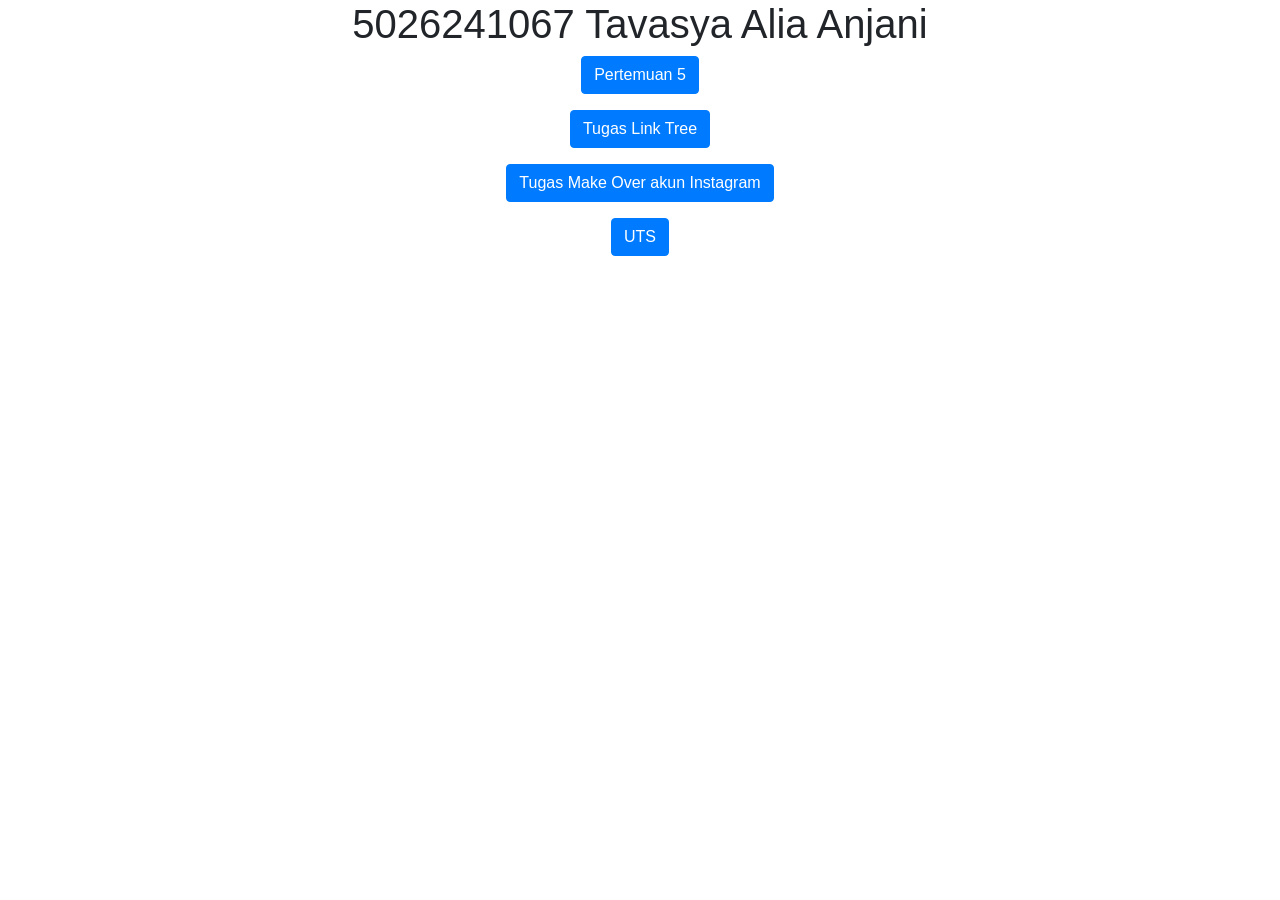
<file: index.html>
<!DOCTYPE html>
<html lang="en">
<head>
  <title>5026241067</title>
  <meta charset="utf-8">
  <meta name="viewport" content="width=device-width, initial-scale=1">
  <link rel="stylesheet" href="https://cdn.jsdelivr.net/npm/bootstrap@4.6.2/dist/css/bootstrap.min.css">
  <script src="https://cdn.jsdelivr.net/npm/jquery@3.7.1/dist/jquery.slim.min.js"></script>
  <script src="https://cdn.jsdelivr.net/npm/popper.js@1.16.1/dist/umd/popper.min.js"></script>
  <script src="https://cdn.jsdelivr.net/npm/bootstrap@4.6.2/dist/js/bootstrap.bundle.min.js"></script>
</head>
<body>

    <div class="container">
<center>
    <h1>5026241067 Tavasya Alia Anjani</h1>
    <p>
        <a href="pertemuan5.html" target="_blank" class="btn btn-primary">
            Pertemuan 5
        </a>
    </p>
    <p>
        <a href="linktree.html" target="_blank" class="btn btn-primary">
            Tugas Link Tree
        </a>
    </p>
    <p>
        <a href="tugas_ets.html" target="_blank" class="btn btn-primary">
            Tugas Make Over akun Instagram
        </a>
    </p>
    <p>
        <a href="5026241067_kalian.html" target="_blank" class="btn btn-primary">
            UTS
        </a>
    </p>

</center>
    </div>

</body>
</html>
</file>
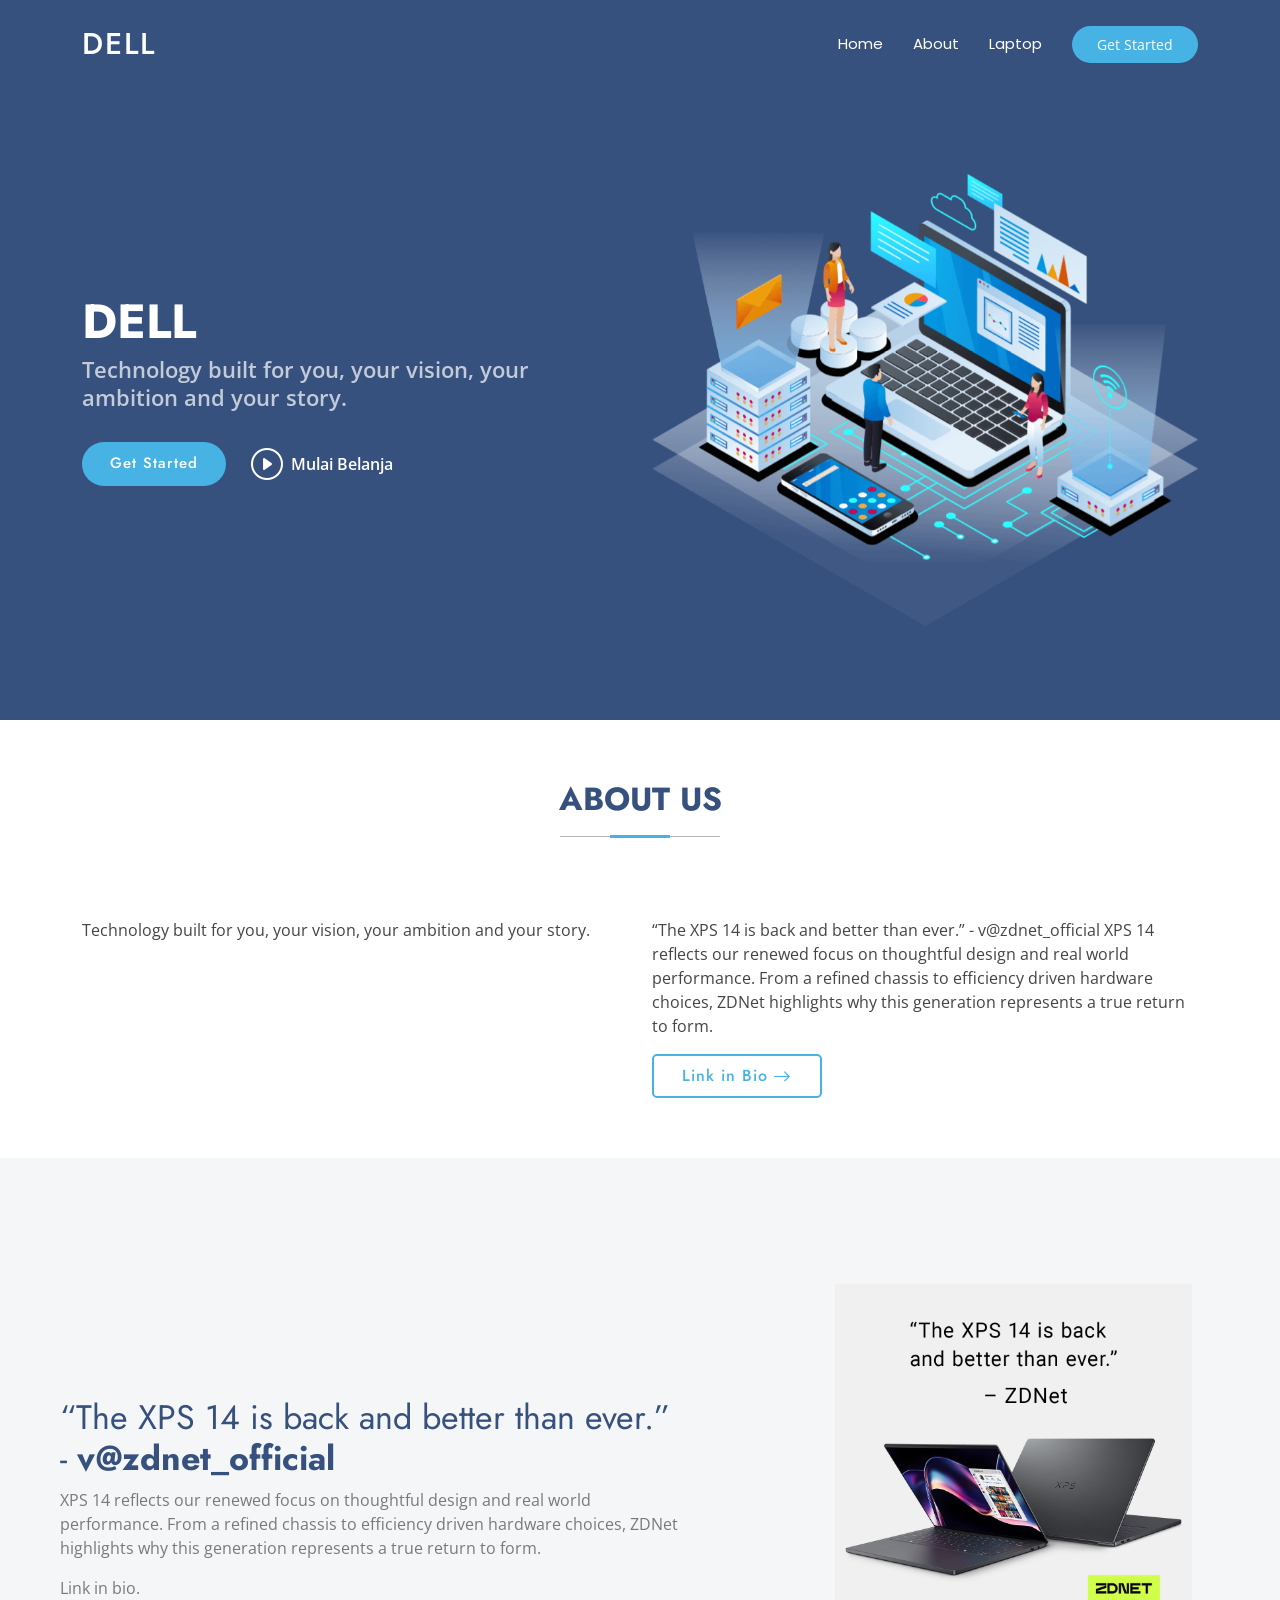
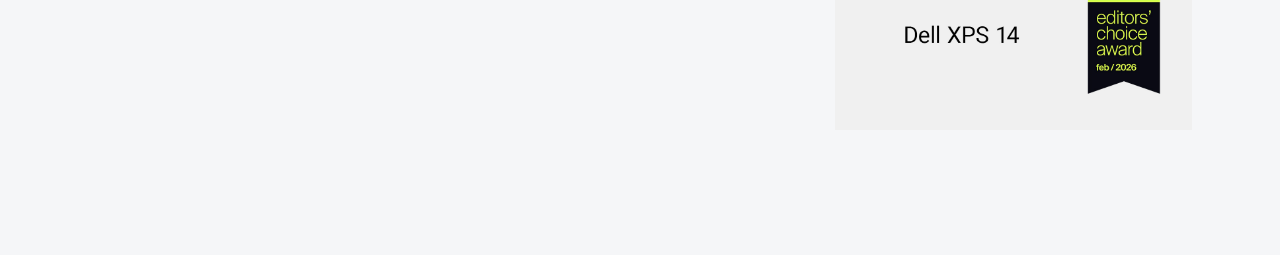
<file: pertemuan5.html>
<!DOCTYPE html>
<html lang="en">

<head>
  <meta charset="utf-8">
  <meta content="width=device-width, initial-scale=1.0" name="viewport">
  <title>DELL</title>
  <meta name="description" content="">
  <meta name="keywords" content="">

  <!-- Favicons -->
  <link href="assets/img/favicon.png" rel="icon">
  <link href="assets/img/apple-touch-icon.png" rel="apple-touch-icon">

  <!-- Fonts -->
  <link href="https://fonts.googleapis.com" rel="preconnect">
  <link href="https://fonts.gstatic.com" rel="preconnect" crossorigin>
  <link href="https://fonts.googleapis.com/css2?family=Open+Sans:ital,wght@0,300;0,400;0,500;0,600;0,700;0,800;1,300;1,400;1,500;1,600;1,700;1,800&family=Poppins:ital,wght@0,100;0,200;0,300;0,400;0,500;0,600;0,700;0,800;0,900;1,100;1,200;1,300;1,400;1,500;1,600;1,700;1,800;1,900&family=Jost:ital,wght@0,100;0,200;0,300;0,400;0,500;0,600;0,700;0,800;0,900;1,100;1,200;1,300;1,400;1,500;1,600;1,700;1,800;1,900&display=swap" rel="stylesheet">

  <!-- Vendor CSS Files -->
  <link href="assets/vendor/bootstrap/css/bootstrap.min.css" rel="stylesheet">
  <link href="assets/vendor/bootstrap-icons/bootstrap-icons.css" rel="stylesheet">
  <link href="assets/vendor/aos/aos.css" rel="stylesheet">
  <link href="assets/vendor/glightbox/css/glightbox.min.css" rel="stylesheet">
  <link href="assets/vendor/swiper/swiper-bundle.min.css" rel="stylesheet">

  <!-- Main CSS File -->
  <link href="assets/css/main.css" rel="stylesheet">

  <!-- =======================================================
  * Template Name: Arsha
  * Template URL: https://bootstrapmade.com/arsha-free-bootstrap-html-template-corporate/
  * Updated: Feb 22 2025 with Bootstrap v5.3.3
  * Author: BootstrapMade.com
  * License: https://bootstrapmade.com/license/
  ======================================================== -->
</head>
<body class="index-page">
    <header id="header" class="header d-flex align-items-center fixed-top">
    <div class="container-fluid container-xl position-relative d-flex align-items-center">

      <a href="index.html" class="logo d-flex align-items-center me-auto">
        <!-- Uncomment the line below if you also wish to use an image logo -->
        <!-- <img src="assets/img/logo.webp" alt=""> -->
        <h1 class="sitename">DELL</h1>
      </a>

      <nav id="navmenu" class="navmenu">
        <ul>
          <li><a href="#header" class="active">Home</a></li>
          <li><a href="#about">About</a></li>
          <li><a href="#laptop">Laptop</a></li>
        </ul>
        <i class="mobile-nav-toggle d-xl-none bi bi-list"></i>
      </nav>

      <a class="btn-getstarted" href="#about">Get Started</a>

    </div>
  </header>

  <main class="main">
     <!-- Header Section -->
    <section id="header" class="hero section dark-background">

      <div class="container">
        <div class="row gy-4">
          <div class="col-lg-6 order-2 order-lg-1 d-flex flex-column justify-content-center" data-aos="zoom-out">
            <h1>DELL</h1>
            <p>Technology built for you, your vision, your ambition and your story.</p>
            <div class="d-flex">
              <a href="#about" class="btn-get-started">Get Started</a>
              <a href="visitstore.bio/dell?tab=ig" class="glightbox btn-watch-video d-flex align-items-center"><i class="bi bi-play-circle"></i><span>Mulai Belanja</span></a>
            </div>
          </div>
          <div class="col-lg-6 order-1 order-lg-2 hero-img" data-aos="zoom-out" data-aos-delay="200">
            <img src="assets/img/hero-img.png" class="img-fluid animated" alt="">
          </div>
        </div>
      </div>

    </section><!-- /Header Section -->

    <!-- About Section -->
    <section id="about" class="about section">

      <!-- Section Title -->
      <div class="container section-title" data-aos="fade-up">
        <h2>About Us</h2>
      </div><!-- End Section Title -->

      <div class="container">

        <div class="row gy-4">

          <div class="col-lg-6 content" data-aos="fade-up" data-aos-delay="100">
            <p>
              Technology built for you, your vision, your ambition and your story.
            </p>
          </div>

          <div class="col-lg-6" data-aos="fade-up" data-aos-delay="200">
            <p>“The XPS 14 is back and better than ever.” - v@zdnet_official
            XPS 14 reflects our renewed focus on thoughtful design and real world performance. From a refined chassis to efficiency driven hardware choices, ZDNet highlights why this generation represents a true return to form.</p>
            <a href="#" class="read-more"><span>Link in Bio</span><i class="bi bi-arrow-right"></i></a>
          </div>

        </div>

      </div>

    </section><!-- /About Section -->

     <!-- Laptop Section -->
    <section id="laptop" class="section why-us light-background" data-builder="section">

            <div class="container-fluid">

                <div class="row gy-4">

                    <div class="col-lg-7 d-flex flex-column justify-content-center order-2 order-lg-1">

                        <div class="content px-xl-5" data-aos="fade-up" data-aos-delay="100">
                            <h3><span>“The XPS 14 is back and better than ever.” -
                                </span><strong>v@zdnet_official</strong></h3>

                            <p>XPS 14 reflects our renewed focus on thoughtful design and real world performance. From a
                                refined chassis to efficiency driven hardware choices, ZDNet highlights why this
                                generation
                                represents a true return to form.</p>

                            <p>Link in bio.</p>

                        </div>

                    </div>

                    <div class="col-lg-5 order-1 order-lg-2 why-us-img">
                        <img src="assets/img/laptop.jpg" class="img-fluid" alt="" data-aos="zoom-in"
                            data-aos-delay="100">
                    </div>
                </div>

            </div>

        </section><!-- /Laptop Section -->


  </main>
  
  <!-- Scroll Top -->
  <a href="#" id="scroll-top" class="scroll-top d-flex align-items-center justify-content-center"><i class="bi bi-arrow-up-short"></i></a>

  <!-- Preloader -->
  <div id="preloader"></div>

  <!-- Vendor JS Files -->
  <script src="assets/vendor/bootstrap/js/bootstrap.bundle.min.js"></script>
  <script src="assets/vendor/php-email-form/validate.js"></script>
  <script src="assets/vendor/aos/aos.js"></script>
  <script src="assets/vendor/glightbox/js/glightbox.min.js"></script>
  <script src="assets/vendor/swiper/swiper-bundle.min.js"></script>
  <script src="assets/vendor/waypoints/noframework.waypoints.js"></script>
  <script src="assets/vendor/imagesloaded/imagesloaded.pkgd.min.js"></script>
  <script src="assets/vendor/isotope-layout/isotope.pkgd.min.js"></script>

  <!-- Main JS File -->
  <script src="assets/js/main.js"></script>

</body>
</html>
</file>
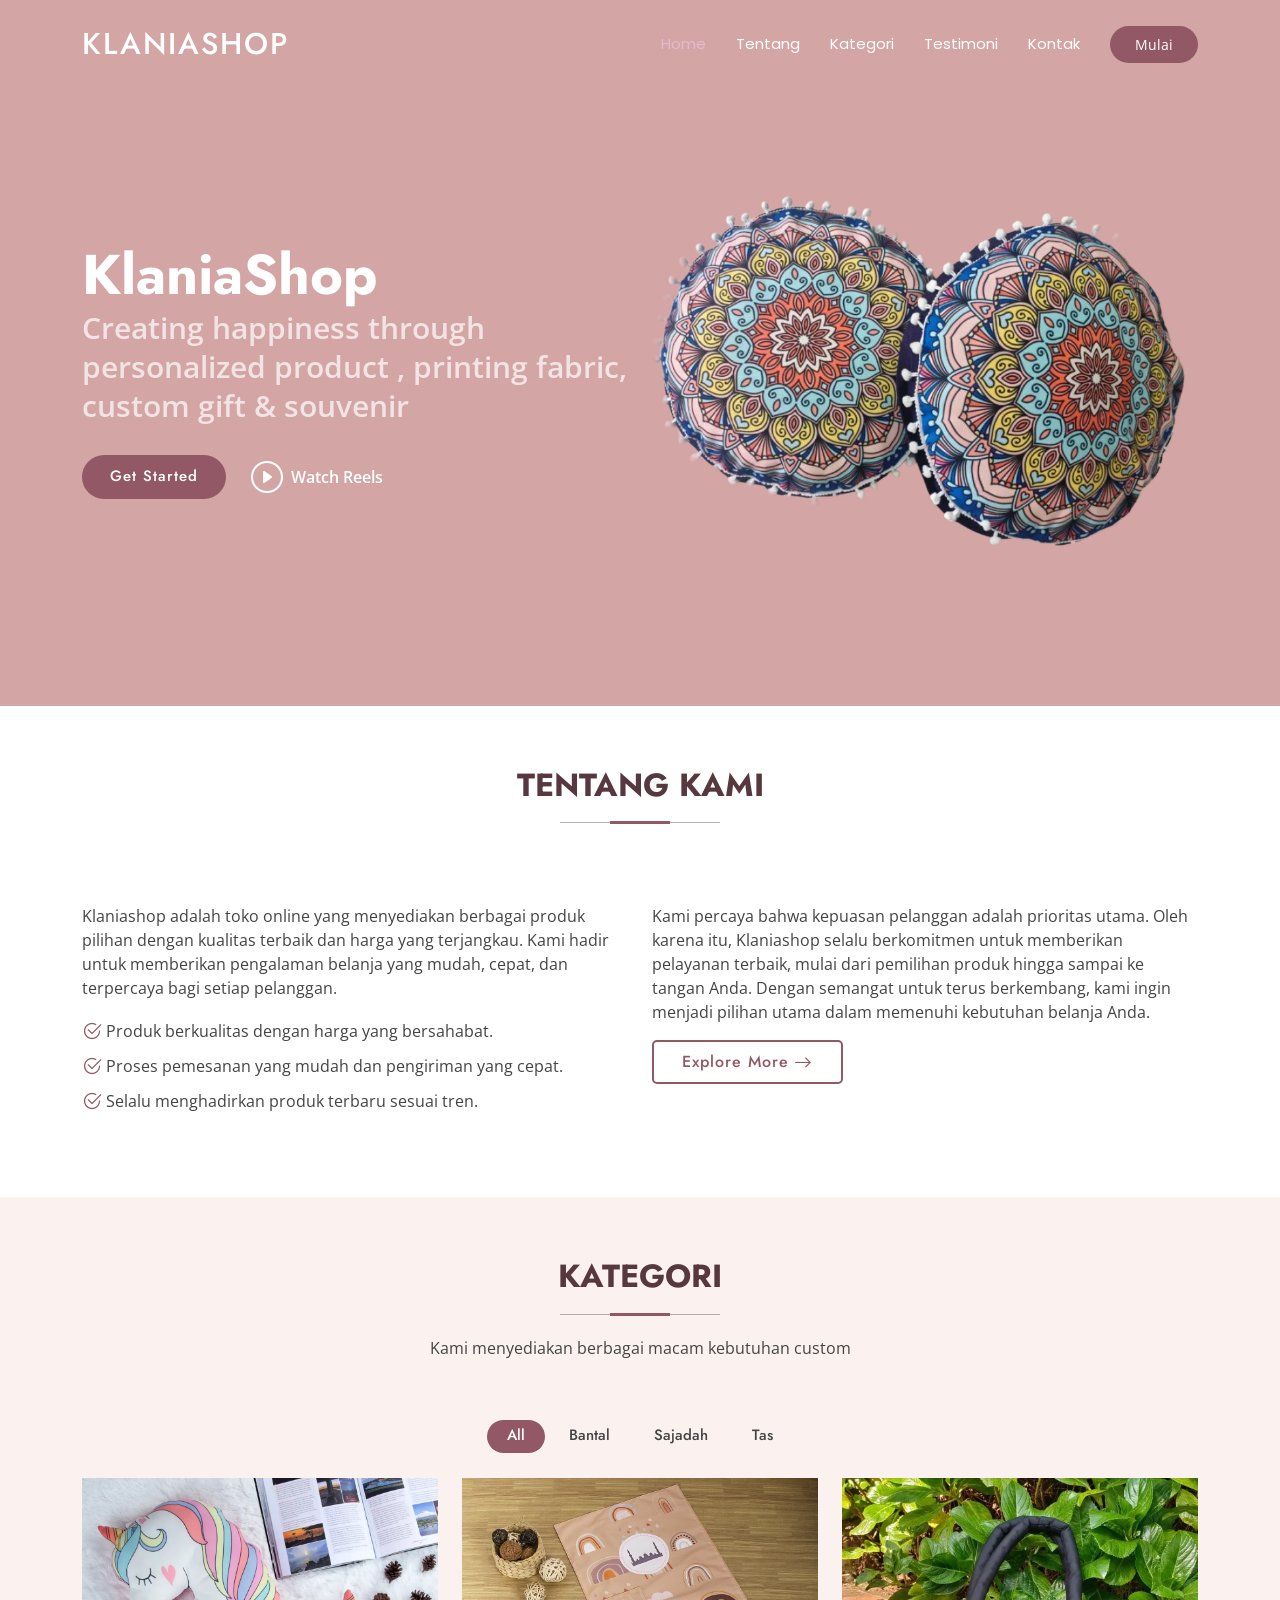
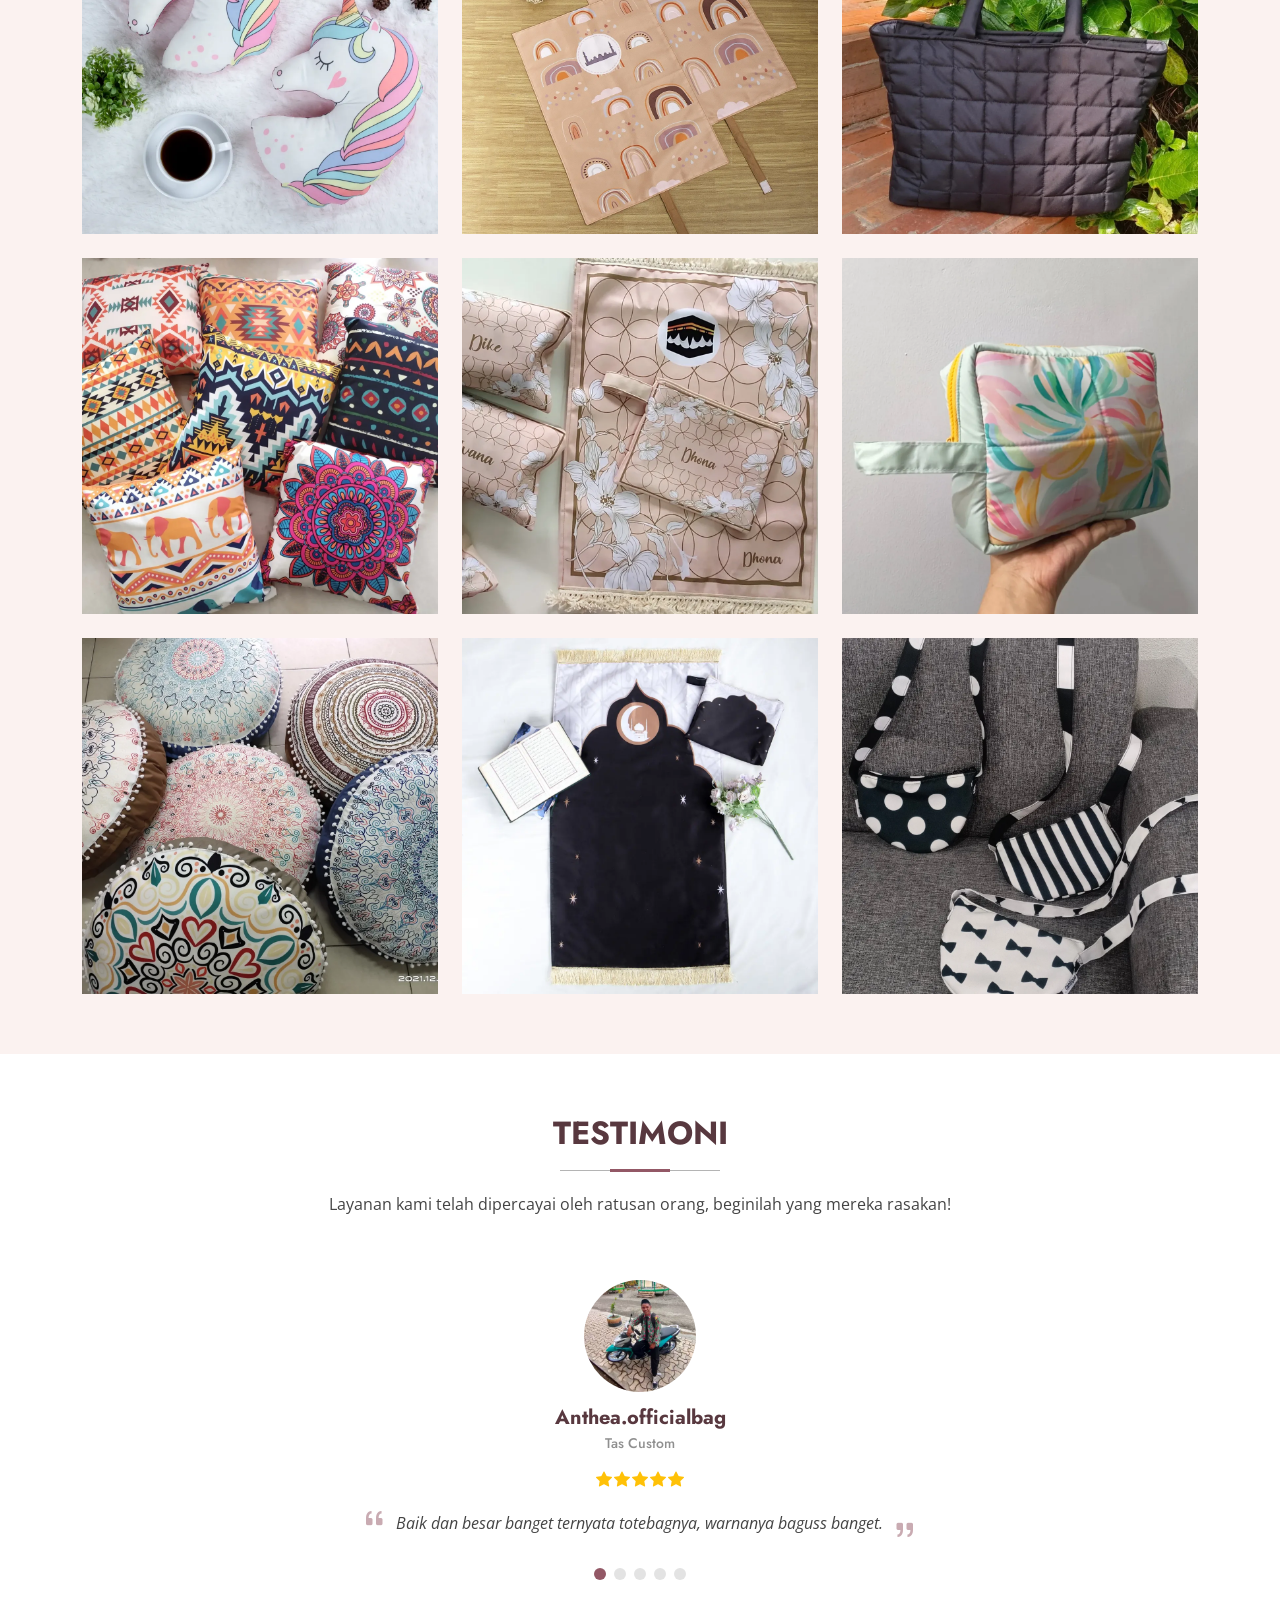
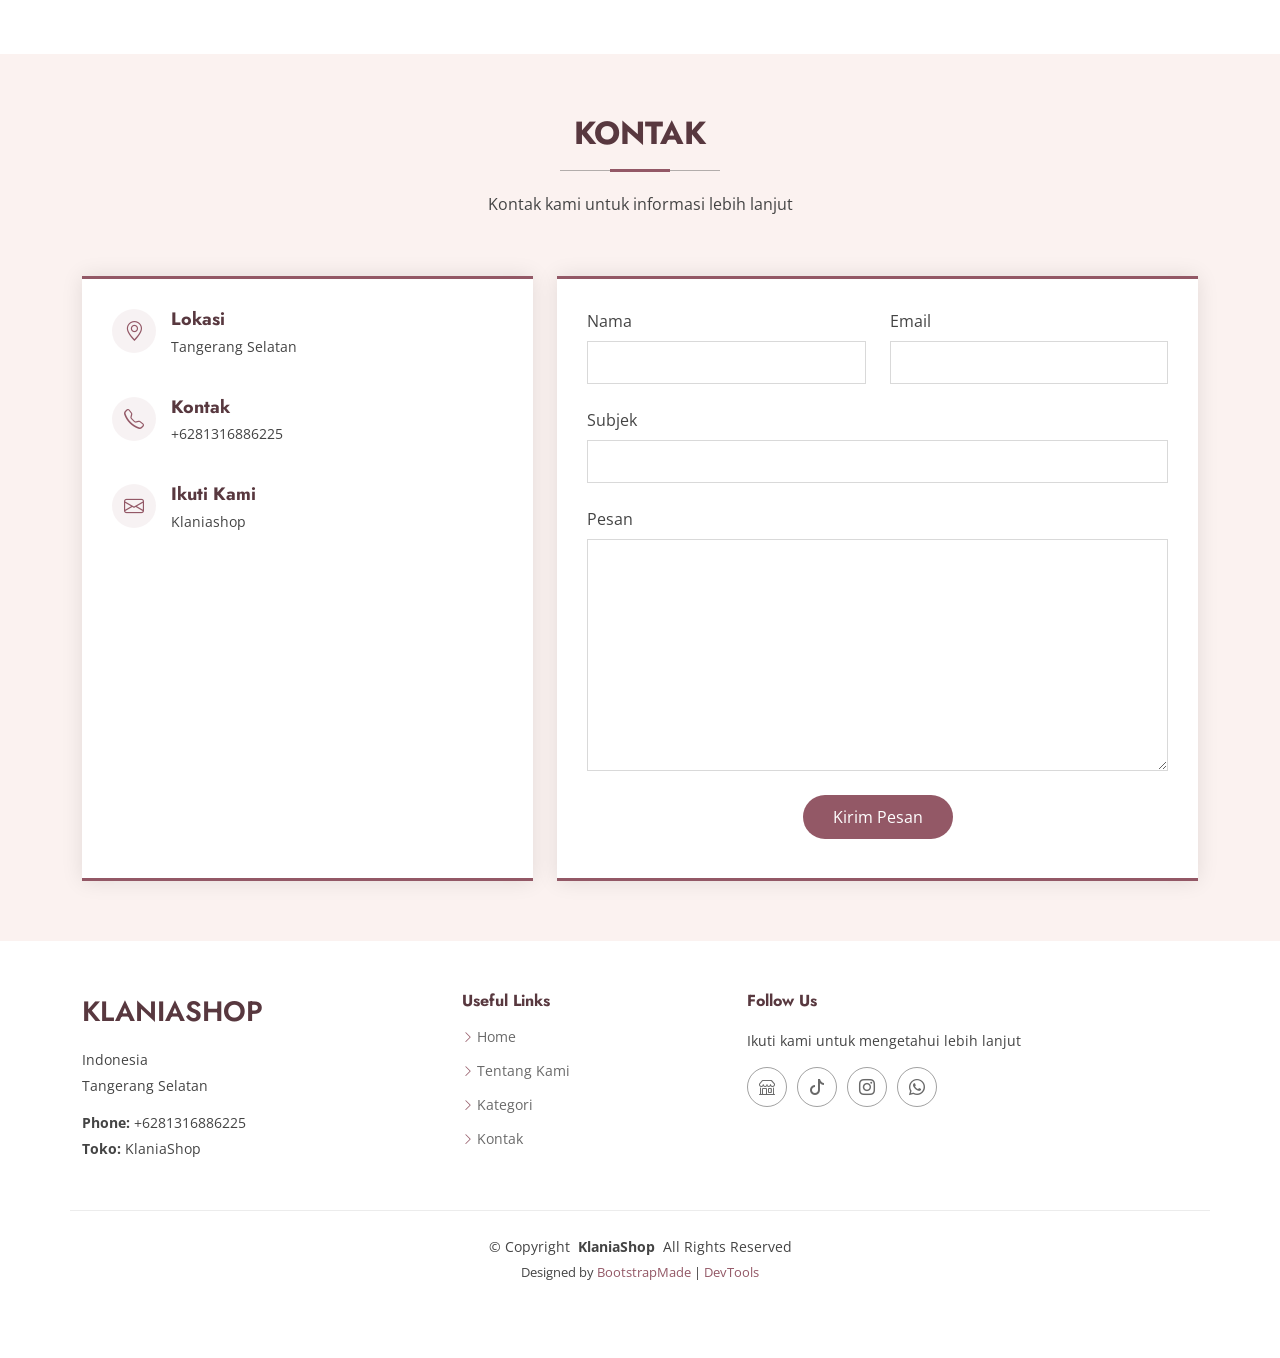
<file: tugas_ets.html>
<!DOCTYPE html>
<html lang="en">

<head>
  <meta charset="utf-8">
  <meta content="width=device-width, initial-scale=1.0" name="viewport">
  <title>KLANIASHOP</title>
  <meta name="description" content="">
  <meta name="keywords" content="">

  <!-- Favicons -->
  <link href="assets/img/favicon.png" rel="icon">
  <link href="assets/img/apple-touch-icon.png" rel="apple-touch-icon">

  <!-- Fonts -->
  <link href="https://fonts.googleapis.com" rel="preconnect">
  <link href="https://fonts.gstatic.com" rel="preconnect" crossorigin>
  <link href="https://fonts.googleapis.com/css2?family=Open+Sans:ital,wght@0,300;0,400;0,500;0,600;0,700;0,800;1,300;1,400;1,500;1,600;1,700;1,800&family=Poppins:ital,wght@0,100;0,200;0,300;0,400;0,500;0,600;0,700;0,800;0,900;1,100;1,200;1,300;1,400;1,500;1,600;1,700;1,800;1,900&family=Jost:ital,wght@0,100;0,200;0,300;0,400;0,500;0,600;0,700;0,800;0,900;1,100;1,200;1,300;1,400;1,500;1,600;1,700;1,800;1,900&display=swap" rel="stylesheet">

  <!-- Vendor CSS Files -->
  <link href="assets/vendor/bootstrap/css/bootstrap.min.css" rel="stylesheet">
  <link href="assets/vendor/bootstrap-icons/bootstrap-icons.css" rel="stylesheet">
  <link href="assets/vendor/aos/aos.css" rel="stylesheet">
  <link href="assets/vendor/glightbox/css/glightbox.min.css" rel="stylesheet">
  <link href="assets/vendor/swiper/swiper-bundle.min.css" rel="stylesheet">

  <!-- Main CSS File -->
  <link href="assets/css/tugas_ets.css" rel="stylesheet">

  <!-- =======================================================
  * Template Name: Arsha
  * Template URL: https://bootstrapmade.com/arsha-free-bootstrap-html-template-corporate/
  * Updated: Feb 22 2025 with Bootstrap v5.3.3
  * Author: BootstrapMade.com
  * License: https://bootstrapmade.com/license/
  ======================================================== -->
</head>
<body class="index-page">
    <header id="header" class="header d-flex align-items-center fixed-top">
    <div class="container-fluid container-xl position-relative d-flex align-items-center">

      <a href="index.html" class="logo d-flex align-items-center me-auto">
        <!-- Uncomment the line below if you also wish to use an image logo -->
        <!-- <img src="assets/img/logo.webp" alt=""> -->
        <h1 class="sitename">KlaniaShop</h1>
      </a>

      <nav id="navmenu" class="navmenu">
        <ul>
          <li><a href="#landing" class="active">Home</a></li>
          <li><a href="#tentang">Tentang</a></li>
          <li><a href="#kategori">Kategori</a></li>
          <li><a href="#testimoni">Testimoni</a></li>
          <li><a href="#hubungi">Kontak</a></li>
        </ul>
        <i class="mobile-nav-toggle d-xl-none bi bi-list"></i>
      </nav>

      <a class="btn-getstarted" href="#about">Mulai</a>

    </div>
  </header>

  <main class="main">

    <!-- Landing Section -->
    <section id="landing" class="hero section dark-background">

      <div class="container">
        <div class="row gy-4">
          <div class="col-lg-6 order-2 order-lg-1 d-flex flex-column justify-content-center" data-aos="zoom-out">
            <h1>KlaniaShop</h1>
            <p>Creating happiness through personalized product , printing fabric, custom gift & souvenir</p>
            <div class="d-flex">
              <a href="#about" class="btn-get-started">Get Started</a>
              <a href="https://www.instagram.com/reel/DUX7zk8E7qM/embed" class="glightbox btn-watch-video d-flex align-items-center"><i class="bi bi-play-circle"></i><span>Watch Reels</span></a>
            </div>
          </div>
          <div class="col-lg-6 order-1 order-lg-2 hero-img" data-aos="zoom-out" data-aos-delay="200">
            <img src="assets/img/bantal.png" class="img-fluid animated" alt="">
          </div>
        </div>
      </div>

    </section><!-- /Landing Section -->
    

    <!-- About Section -->
    <section id="about" class="about section">

      <!-- Section Title -->
      <div class="container section-title" data-aos="fade-up">
        <h2>Tentang Kami</h2>
      </div><!-- End Section Title -->

      <div class="container">

        <div class="row gy-4">

          <div class="col-lg-6 content" data-aos="fade-up" data-aos-delay="100">
            <p>
                  Klaniashop adalah toko online yang menyediakan berbagai produk pilihan dengan kualitas terbaik dan harga yang terjangkau. Kami hadir untuk memberikan pengalaman belanja yang mudah, cepat, dan terpercaya bagi setiap pelanggan.
            </p>
            <ul>
              <li><i class="bi bi-check2-circle"></i> <span>Produk berkualitas dengan harga yang bersahabat.</span></li>
              <li><i class="bi bi-check2-circle"></i> <span>Proses pemesanan yang mudah dan pengiriman yang cepat.</span></li>
              <li><i class="bi bi-check2-circle"></i> <span>Selalu menghadirkan produk terbaru sesuai tren.</span></li>
            </ul>
          </div>

          <div class="col-lg-6" data-aos="fade-up" data-aos-delay="200">
            <p>  Kami percaya bahwa kepuasan pelanggan adalah prioritas utama. Oleh karena itu, Klaniashop selalu berkomitmen untuk memberikan pelayanan terbaik, mulai dari pemilihan produk hingga sampai ke tangan Anda. Dengan semangat untuk terus berkembang, kami ingin menjadi pilihan utama dalam memenuhi kebutuhan belanja Anda. </p>
            <a href="https://www.instagram.com/klaniashop?utm_source=ig_web_button_share_sheet&igsh=ZDNlZDc0MzIxNw==" class="read-more"><span>Explore More</span><i class="bi bi-arrow-right"></i></a>
          </div>

        </div>

      </div>

    </section><!-- /About Section -->

    
    <!-- Category Section -->
    <section id="kategori" class="portfolio section">

      <!-- Section Title -->
      <div class="container section-title" data-aos="fade-up">
        <h2>Kategori</h2>
        <p>Kami menyediakan berbagai macam kebutuhan custom</p>
      </div><!-- End Section Title -->

      <div class="container">

        <div class="isotope-layout" data-default-filter="*" data-layout="masonry" data-sort="original-order">

          <ul class="portfolio-filters isotope-filters" data-aos="fade-up" data-aos-delay="100">
            <li data-filter="*" class="filter-active">All</li>
            <li data-filter=".filter-bantal">Bantal</li>
            <li data-filter=".filter-sajadah">Sajadah</li>
            <li data-filter=".filter-tas">Tas</li>
          </ul><!-- End Portfolio Filters -->

          <div class="row gy-4 isotope-container" data-aos="fade-up" data-aos-delay="200">

            <div class="col-lg-4 col-md-6 portfolio-item isotope-item filter-bantal">
              <img src="assets/img/portfolio/bantal1.jpg" class="img-fluid" alt="">
              <div class="portfolio-info">
                <h4>Bantal</h4>
                <p>Bantal Karakter</p>
                <a href="assets/img/portfolio/bantal1.jpg" title="Bantal1" data-gallery="portfolio-gallery-app" class="glightbox preview-link"><i class="bi bi-zoom-in"></i></a>
                <a href="https://id.shp.ee/zL2yNpTX" title="More Details" class="details-link"><i class="bi bi-link-45deg"></i></a>
              </div>
            </div><!-- End Portfolio Item -->

            <div class="col-lg-4 col-md-6 portfolio-item isotope-item filter-sajadah">
              <img src="assets/img/portfolio/sajadah1.jpg" class="img-fluid" alt="">
              <div class="portfolio-info">
                <h4>Sajadah</h4>
                <p>Sajadah Anak</p>
                <a href="assets/img/portfolio/sajadah1.jpg" title="Clothes 1" data-gallery="portfolio-gallery-product" class="glightbox preview-link"><i class="bi bi-zoom-in"></i></a>
                <a href="https://id.shp.ee/HDpmYTmK" title="More Details" class="details-link"><i class="bi bi-link-45deg"></i></a>
              </div>
            </div><!-- End Portfolio Item -->

            <div class="col-lg-4 col-md-6 portfolio-item isotope-item filter-tas">
              <img src="assets/img/portfolio/tas1.jpg" class="img-fluid" alt="">
              <div class="portfolio-info">
                <h4>Tas</h4>
                <p>Tas Waterproof</p>
                <a href="assets/img/portfolio/tas1.jpg" title="Tas1" data-gallery="portfolio-gallery-branding" class="glightbox preview-link"><i class="bi bi-zoom-in"></i></a>
                <a href="https://id.shp.ee/zztLRMfr" title="More Details" class="details-link"><i class="bi bi-link-45deg"></i></a>
              </div>
            </div><!-- End Portfolio Item -->

            <div class="col-lg-4 col-md-6 portfolio-item isotope-item filter-bantal">
              <img src="assets/img/portfolio/bantal2.jpg" class="img-fluid" alt="">
              <div class="portfolio-info">
                <h4>Bantal</h4>
                <p>Bantal Kotak</p>
                <a href="assets/img/portfolio/bantal2.jpg" title="Bantal2" data-gallery="portfolio-gallery-app" class="glightbox preview-link"><i class="bi bi-zoom-in"></i></a>
                <a href="portfolio-details.html" title="More Details" class="details-link"><i class="bi bi-link-45deg"></i></a>
              </div>
            </div><!-- End Portfolio Item -->

            <div class="col-lg-4 col-md-6 portfolio-item isotope-item filter-sajadah">
              <img src="assets/img/portfolio/sajadah2.jpg" class="img-fluid" alt="">
              <div class="portfolio-info">
                <h4>Sajadah</h4>
                <p>Sajadah Travel</p>
                <a href="assets/img/portfolio/sajadah2.jpg" title="Clothes 2" data-gallery="portfolio-gallery-product" class="glightbox preview-link"><i class="bi bi-zoom-in"></i></a>
                <a href="https://id.shp.ee/E3etbFGp" title="More Details" class="details-link"><i class="bi bi-link-45deg"></i></a>
              </div>
            </div><!-- End Portfolio Item -->

            <div class="col-lg-4 col-md-6 portfolio-item isotope-item filter-tas">
              <img src="assets/img/portfolio/tas2.jpg" class="img-fluid" alt="">
              <div class="portfolio-info">
                <h4>Tas</h4>
                <p>Tas Makeup</p>
                <a href="assets/img/portfolio/tas2.jpg" title="Tas2" data-gallery="portfolio-gallery-branding" class="glightbox preview-link"><i class="bi bi-zoom-in"></i></a>
                <a href="https://id.shp.ee/V7ZpzrDZ" title="More Details" class="details-link"><i class="bi bi-link-45deg"></i></a>
              </div>
            </div><!-- End Portfolio Item -->

            <div class="col-lg-4 col-md-6 portfolio-item isotope-item filter-bantal">
              <img src="assets/img/portfolio/bantal3.jpg" class="img-fluid" alt="">
              <div class="portfolio-info">
                <h4>Bantal</h4>
                <p>Bantal Bulat</p>
                <a href="assets/img/portfolio/bantal3.jpg" title="Bantal3" data-gallery="portfolio-gallery-app" class="glightbox preview-link"><i class="bi bi-zoom-in"></i></a>
                <a href="https://id.shp.ee/2sf4nHTS" title="More Details" class="details-link"><i class="bi bi-link-45deg"></i></a>
              </div>
            </div><!-- End Portfolio Item -->

            <div class="col-lg-4 col-md-6 portfolio-item isotope-item filter-sajadah">
              <img src="assets/img/portfolio/sajadah3.jpg" class="img-fluid" alt="">
              <div class="portfolio-info">
                <h4>Sajadah</h4>
                <p>Sajadah Dewasa</p>
                <a href="assets/img/portfolio/sajadah3.jpg" title="Sajadah 3" data-gallery="portfolio-gallery-product" class="glightbox preview-link"><i class="bi bi-zoom-in"></i></a>
                <a href="https://id.shp.ee/YLXJMVVd" title="More Details" class="details-link"><i class="bi bi-link-45deg"></i></a>
              </div>
            </div><!-- End Portfolio Item -->

            <div class="col-lg-4 col-md-6 portfolio-item isotope-item filter-tas">
              <img src="assets/img/portfolio/tas3.jpg" class="img-fluid" alt="">
              <div class="portfolio-info">
                <h4>Tas</h4>
                <p>Tas Selempang</p>
                <a href="assets/img/portfolio/tas3.jpg" title="Tas 3" data-gallery="portfolio-gallery-branding" class="glightbox preview-link"><i class="bi bi-zoom-in"></i></a>
                <a href="https://id.shp.ee/mrNvkxoR" title="More Details" class="details-link"><i class="bi bi-link-45deg"></i></a>
              </div>
            </div><!-- End Collection Item -->

          </div><!-- End Collection Container -->

        </div>

      </div>

    </section><!-- /Collection Section -->

    <!-- Testimonials Section -->
    <section id="testimoni" class="testimonials section">

      <!-- Section Title -->
      <div class="container section-title" data-aos="fade-up">
        <h2>Testimoni</h2>
        <p>Layanan kami telah dipercayai oleh ratusan orang, beginilah yang mereka rasakan!</p>
      </div><!-- End Section Title -->

      <div class="container" data-aos="fade-up" data-aos-delay="100">

        <div class="swiper init-swiper">
          <script type="application/json" class="swiper-config">
            {
              "loop": true,
              "speed": 600,
              "autoplay": {
                "delay": 5000
              },
              "slidesPerView": "auto",
              "pagination": {
                "el": ".swiper-pagination",
                "type": "bullets",
                "clickable": true
              }
            }
          </script>
          <div class="swiper-wrapper">

            <div class="swiper-slide">
              <div class="testimonial-item">
                <img src="assets/img/person/testi1.webp" class="testimonial-img" alt="">
                <h3>Anthea.officialbag</h3>
                <h4>Tas Custom</h4>
                <div class="stars">
                  <i class="bi bi-star-fill"></i><i class="bi bi-star-fill"></i><i class="bi bi-star-fill"></i><i class="bi bi-star-fill"></i><i class="bi bi-star-fill"></i>
                </div>
                <p>
                  <i class="bi bi-quote quote-icon-left"></i>
                  <span>Baik dan besar banget ternyata totebagnya, warnanya baguss banget.</span>
                  <i class="bi bi-quote quote-icon-right"></i>
                </p>
              </div>
            </div><!-- End testimonial item -->

            <div class="swiper-slide">
              <div class="testimonial-item">
                <img src="assets/img/person/testi2.jpg" class="testimonial-img" alt="">
                <h3>Yudhistira88</h3>
                <h4>Sajadah Travel Daun Ijo</h4>
                <div class="stars">
                  <i class="bi bi-star-fill"></i><i class="bi bi-star-fill"></i><i class="bi bi-star-fill"></i><i class="bi bi-star-fill"></i><i class="bi bi-star-fill"></i>
                </div>
                <p>
                  <i class="bi bi-quote quote-icon-left"></i>
                  <span>Penjual komunikatif design dulu sebelum print. Sudah pesan ke 2x nya, warna ga luntur ketika dicuci</span>
                  <i class="bi bi-quote quote-icon-right"></i>
                </p>
              </div>
            </div><!-- End testimonial item -->

            <div class="swiper-slide">
              <div class="testimonial-item">
                <img src="assets/img/person/testi3.jpg" class="testimonial-img" alt="">
                <h3>Itangtingtung</h3>
                <h4>Sajadah Travel Floral</h4>
                <div class="stars">
                  <i class="bi bi-star-fill"></i><i class="bi bi-star-fill"></i><i class="bi bi-star-fill"></i><i class="bi bi-star-fill"></i><i class="bi bi-star-fill"></i>
                </div>
                <p>
                  <i class="bi bi-quote quote-icon-left"></i>
                  <span>Fast response,pembuatan cepat dan kualitas bagus 😍 ga mengecewakan</span>
                  <i class="bi bi-quote quote-icon-right"></i>
                </p>
              </div>
            </div><!-- End testimonial item -->

            <div class="swiper-slide">
              <div class="testimonial-item">
                <img src="assets/img/person/testi4.jpg" class="testimonial-img" alt="">
                <h3>Dahyano</h3>
                <h4>Tas Laptop Ransel</h4>
                <div class="stars">
                  <i class="bi bi-star-fill"></i><i class="bi bi-star-fill"></i><i class="bi bi-star-fill"></i><i class="bi bi-star-fill"></i><i class="bi bi-star-fill"></i>
                </div>
                <p>
                  <i class="bi bi-quote quote-icon-left"></i>
                  <span>Sesuai pesanan. Suka banget iniiii. Customnya ga mengecewakan.</span>
                  <i class="bi bi-quote quote-icon-right"></i>
                </p>
              </div>
            </div><!-- End testimonial item -->

            <div class="swiper-slide">
              <div class="testimonial-item">
                <img src="assets/img/person/testi5.webp" class="testimonial-img" alt="">
                <h3>Vanillastroberry</h3>
                <h4>Bantal Karakter</h4>
                <div class="stars">
                  <i class="bi bi-star-fill"></i><i class="bi bi-star-fill"></i><i class="bi bi-star-fill"></i><i class="bi bi-star-fill"></i><i class="bi bi-star-fill"></i>
                </div>
                <p>
                  <i class="bi bi-quote quote-icon-left"></i>
                  <span>Mantap, pengiriman super kilat padahal PO, lucu bgt. thank you yaa, love bangettsss</span>
                  <i class="bi bi-quote quote-icon-right"></i>
                </p>
              </div>
            </div><!-- End testimonial item -->

          </div>
          <div class="swiper-pagination"></div>
        </div>

      </div>

    </section><!-- /Testimonials Section -->

     <!-- Contact Section -->
    <section id="hubungi" class="contact section">

      <!-- Section Title -->
      <div class="container section-title" data-aos="fade-up">
        <h2>Kontak</h2>
        <p>Kontak kami untuk informasi lebih lanjut</p>
      </div><!-- End Section Title -->

      <div class="container" data-aos="fade-up" data-aos-delay="100">

        <div class="row gy-4">

          <div class="col-lg-5">

            <div class="info-wrap">
              <div class="info-item d-flex" data-aos="fade-up" data-aos-delay="200">
                <i class="bi bi-geo-alt flex-shrink-0"></i>
                <div>
                  <h3>Lokasi</h3>
                  <p>Tangerang Selatan</p>
                </div>
              </div><!-- End Info Item -->

              <div class="info-item d-flex" data-aos="fade-up" data-aos-delay="300">
                <i class="bi bi-telephone flex-shrink-0"></i>
                <div>
                  <h3>Kontak</h3>
                  <p>+6281316886225</p>
                </div>
              </div><!-- End Info Item -->

              <div class="info-item d-flex" data-aos="fade-up" data-aos-delay="400">
                <i class="bi bi-envelope flex-shrink-0"></i>
                <div>
                  <h3>Ikuti Kami</h3>
                  <p>Klaniashop</p>
                </div>
              </div><!-- End Info Item -->

              <iframe src="https://www.google.com/maps/embed?pb=!1m18!1m12!1m3!1d126904.2569560326!2d106.62591055284402!3d-6.295496591540827!2m3!1f0!2f0!3f0!3m2!1i1024!2i768!4f13.1!3m3!1m2!1s0x2e69fab10419c095%3A0x8706481c2c4aafe4!2sSouth%20Tangerang%2C%20South%20Tangerang%20City%2C%20Banten!5e0!3m2!1sen!2sid!4v1778072046151!5m2!1sen!2sid" frameborder="0" style="border:0; width: 100%; height: 270px;" allowfullscreen="" loading="lazy" referrerpolicy="no-referrer-when-downgrade"></iframe>
            </div>
          </div>

          <div class="col-lg-7">
            <form action="forms/contact.php" method="post" class="php-email-form" data-aos="fade-up" data-aos-delay="200">
              <div class="row gy-4">

                <div class="col-md-6">
                  <label for="name-field" class="pb-2">Nama</label>
                  <input type="text" name="name" id="name-field" class="form-control" required="">
                </div>

                <div class="col-md-6">
                  <label for="email-field" class="pb-2">Email</label>
                  <input type="email" class="form-control" name="email" id="email-field" required="">
                </div>

                <div class="col-md-12">
                  <label for="subject-field" class="pb-2">Subjek</label>
                  <input type="text" class="form-control" name="subject" id="subject-field" required="">
                </div>

                <div class="col-md-12">
                  <label for="message-field" class="pb-2">Pesan</label>
                  <textarea class="form-control" name="message" rows="10" id="message-field" required=""></textarea>
                </div>

                <div class="col-md-12 text-center">
                  <div class="loading">Loading</div>
                  <div class="error-message"></div>
                  <div class="sent-message">Pesanmu telah terkirim! Terima Kasih</div>

                  <button type="submit">Kirim Pesan</button>
                </div>

              </div>
            </form>
          </div><!-- End Contact Form -->

        </div>

      </div>

    </section><!-- /Contact Section -->

    <footer id="footer" class="footer">

    <div class="container footer-top">
      <div class="row gy-4">
        <div class="col-lg-4 col-md-7 footer-about">
          <a href="index.html" class="d-flex align-items-center">
            <span class="sitename">KlaniaShop</span>
          </a>
          <div class="footer-contact pt-3">
            <p>Indonesia</p>
            <p>Tangerang Selatan</p>
            <p class="mt-3"><strong>Phone:</strong> <span>+6281316886225</span></p>
            <p><strong>Toko:</strong> <span>KlaniaShop</span></p>
          </div>
        </div>

        <div class="col-lg-3 col-md-6 footer-links">
          <h4>Useful Links</h4>
          <ul>
            <li><i class="bi bi-chevron-right"></i> <a href="#landing">Home</a></li>
            <li><i class="bi bi-chevron-right"></i> <a href="#tentang">Tentang Kami</a></li>
            <li><i class="bi bi-chevron-right"></i> <a href="#kategori">Kategori</a></li>
            <li><i class="bi bi-chevron-right"></i> <a href="#hubungi">Kontak</a></li>
          </ul>
        </div>

        <div class="col-lg-4 col-md-6">
          <h4>Follow Us</h4>
          <p>Ikuti kami untuk mengetahui lebih lanjut</p>
          <div class="social-links d-flex">
            <a href="https://tr.ee/OH5Fg-KjIP"><i class="bi bi-shop"></i></a>
            <a href="https://tr.ee/DFlQgLDwLp"><i class="bi bi-tiktok"></i></a>
            <a href="https://tr.ee/JfVtGSZmPP"><i class="bi bi-instagram"></i></a>
            <a href="https://tr.ee/IqyVGN7Blj"><i class="bi bi-whatsapp"></i></a>
          </div>
        </div>

      </div>
    </div>

    <div class="container copyright text-center mt-4">
      <p>© <span>Copyright</span> <strong class="px-1 sitename">KlaniaShop</strong> <span>All Rights Reserved</span></p>
      <div class="credits">
        <!-- All the links in the footer should remain intact. -->
        <!-- You can delete the links only if you've purchased the pro version. -->
        <!-- Licensing information: https://bootstrapmade.com/license/ -->
        <!-- Purchase the pro version with working PHP/AJAX contact form: [buy-url] -->
        Designed by <a href="https://bootstrapmade.com/">BootstrapMade</a> | <a href="https://bootstrapmade.com/tools/">DevTools</a>
      </div>
    </div>

  </footer>
  </main>
  
  <!-- Scroll Top -->
  <a href="#" id="scroll-top" class="scroll-top d-flex align-items-center justify-content-center"><i class="bi bi-arrow-up-short"></i></a>

  <!-- Preloader -->
  <div id="preloader"></div>

  <!-- Vendor JS Files -->
  <script src="assets/vendor/bootstrap/js/bootstrap.bundle.min.js"></script>
  <script src="assets/vendor/php-email-form/validate.js"></script>
  <script src="assets/vendor/aos/aos.js"></script>
  <script src="assets/vendor/glightbox/js/glightbox.min.js"></script>
  <script src="assets/vendor/swiper/swiper-bundle.min.js"></script>
  <script src="assets/vendor/waypoints/noframework.waypoints.js"></script>
  <script src="assets/vendor/imagesloaded/imagesloaded.pkgd.min.js"></script>
  <script src="assets/vendor/isotope-layout/isotope.pkgd.min.js"></script>

  <!-- Main JS File -->
  <script src="assets/js/main.js"></script>

</body>
</html>

</body>
</file>
<file: assets/css/main.css>
/**
* Template Name: Arsha
* Template URL: https://bootstrapmade.com/arsha-free-bootstrap-html-template-corporate/
* Updated: Feb 22 2025 with Bootstrap v5.3.3
* Author: BootstrapMade.com
* License: https://bootstrapmade.com/license/
*/

/*--------------------------------------------------------------
# Font & Color Variables
# Help: https://bootstrapmade.com/color-system/
--------------------------------------------------------------*/
/* Fonts */
:root {
  --default-font: "Open Sans",  system-ui, -apple-system, "Segoe UI", Roboto, "Helvetica Neue", Arial, "Noto Sans", "Liberation Sans", sans-serif, "Apple Color Emoji", "Segoe UI Emoji", "Segoe UI Symbol", "Noto Color Emoji";
  --heading-font: "Jost",  sans-serif;
  --nav-font: "Poppins",  sans-serif;
}

/* Global Colors - The following color variables are used throughout the website. Updating them here will change the color scheme of the entire website */
:root { 
  --background-color: #ffffff; /* Background color for the entire website, including individual sections */
  --default-color: #444444; /* Default color used for the majority of the text content across the entire website */
  --heading-color: #37517e; /* Color for headings, subheadings and title throughout the website */
  --accent-color: #47b2e4; /* Accent color that represents your brand on the website. It's used for buttons, links, and other elements that need to stand out */
  --surface-color: #ffffff; /* The surface color is used as a background of boxed elements within sections, such as cards, icon boxes, or other elements that require a visual separation from the global background. */
  --contrast-color: #ffffff; /* Contrast color for text, ensuring readability against backgrounds of accent, heading, or default colors. */
}

/* Nav Menu Colors - The following color variables are used specifically for the navigation menu. They are separate from the global colors to allow for more customization options */
:root {
  --nav-color: #ffffff;  /* The default color of the main navmenu links */
  --nav-hover-color: #47b2e4; /* Applied to main navmenu links when they are hovered over or active */
  --nav-mobile-background-color: #ffffff; /* Used as the background color for mobile navigation menu */
  --nav-dropdown-background-color: #ffffff; /* Used as the background color for dropdown items that appear when hovering over primary navigation items */
  --nav-dropdown-color: #444444; /* Used for navigation links of the dropdown items in the navigation menu. */
  --nav-dropdown-hover-color: #47b2e4; /* Similar to --nav-hover-color, this color is applied to dropdown navigation links when they are hovered over. */
}

/* Color Presets - These classes override global colors when applied to any section or element, providing reuse of the sam color scheme. */

.light-background {
  --background-color: #f5f6f8;
  --surface-color: #ffffff;
}

.dark-background {
  --background-color: #37517e;
  --default-color: #ffffff;
  --heading-color: #ffffff;
  --surface-color: #4668a2;
  --contrast-color: #ffffff;
}

/* Smooth scroll */
:root {
  scroll-behavior: smooth;
}

/*--------------------------------------------------------------
# General Styling & Shared Classes
--------------------------------------------------------------*/
body {
  color: var(--default-color);
  background-color: var(--background-color);
  font-family: var(--default-font);
}

a {
  color: var(--accent-color);
  text-decoration: none;
  transition: 0.3s;
}

a:hover {
  color: color-mix(in srgb, var(--accent-color), transparent 25%);
  text-decoration: none;
}

h1,
h2,
h3,
h4,
h5,
h6 {
  color: var(--heading-color);
  font-family: var(--heading-font);
}

/* PHP Email Form Messages
------------------------------*/
.php-email-form .error-message {
  display: none;
  background: #df1529;
  color: #ffffff;
  text-align: left;
  padding: 15px;
  margin-bottom: 24px;
  font-weight: 600;
}

.php-email-form .sent-message {
  display: none;
  color: #ffffff;
  background: #059652;
  text-align: center;
  padding: 15px;
  margin-bottom: 24px;
  font-weight: 600;
}

.php-email-form .loading {
  display: none;
  background: var(--surface-color);
  text-align: center;
  padding: 15px;
  margin-bottom: 24px;
}

.php-email-form .loading:before {
  content: "";
  display: inline-block;
  border-radius: 50%;
  width: 24px;
  height: 24px;
  margin: 0 10px -6px 0;
  border: 3px solid var(--accent-color);
  border-top-color: var(--surface-color);
  animation: php-email-form-loading 1s linear infinite;
}

@keyframes php-email-form-loading {
  0% {
    transform: rotate(0deg);
  }

  100% {
    transform: rotate(360deg);
  }
}

/*--------------------------------------------------------------
# Global Header
--------------------------------------------------------------*/
.header {
  --background-color: #3d4d6a;
  --heading-color: #ffffff;
  color: var(--default-color);
  background-color: var(--background-color);
  padding: 15px 0;
  transition: all 0.5s;
  z-index: 997;
}

.header .logo {
  line-height: 1;
}

.header .logo img {
  max-height: 36px;
  margin-right: 8px;
}

.header .logo h1 {
  font-size: 30px;
  margin: 0;
  font-weight: 500;
  color: var(--heading-color);
  letter-spacing: 2px;
  text-transform: uppercase;
}

.header .btn-getstarted,
.header .btn-getstarted:focus {
  color: var(--contrast-color);
  background: var(--accent-color);
  font-size: 14px;
  padding: 8px 25px;
  margin: 0 0 0 30px;
  border-radius: 50px;
  transition: 0.3s;
}

.header .btn-getstarted:hover,
.header .btn-getstarted:focus:hover {
  color: var(--contrast-color);
  background: color-mix(in srgb, var(--accent-color), transparent 15%);
}

@media (max-width: 1200px) {
  .header .logo {
    order: 1;
  }

  .header .btn-getstarted {
    order: 2;
    margin: 0 15px 0 0;
    padding: 6px 15px;
  }

  .header .navmenu {
    order: 3;
  }
}

/* Index Page Header
------------------------------*/
.index-page .header {
  --background-color: rgba(255, 255, 255, 0);
  --heading-color: #ffffff;
  --nav-color: #ffffff;
}

/* Index Page Header on Scroll
------------------------------*/
.index-page.scrolled .header {
  --background-color: rgba(40, 58, 90, 0.9);
}

/*--------------------------------------------------------------
# Navigation Menu
--------------------------------------------------------------*/
/* Desktop Navigation */
@media (min-width: 1200px) {
  .navmenu {
    padding: 0;
  }

  .navmenu ul {
    margin: 0;
    padding: 0;
    display: flex;
    list-style: none;
    align-items: center;
  }

  .navmenu li {
    position: relative;
  }

  .navmenu a,
  .navmenu a:focus {
    color: var(--nav-color);
    padding: 18px 15px;
    font-size: 15px;
    font-family: var(--nav-font);
    font-weight: 400;
    display: flex;
    align-items: center;
    justify-content: space-between;
    white-space: nowrap;
    transition: 0.3s;
  }

  .navmenu a i,
  .navmenu a:focus i {
    font-size: 12px;
    line-height: 0;
    margin-left: 5px;
    transition: 0.3s;
  }

  .navmenu li:last-child a {
    padding-right: 0;
  }

  .navmenu li:hover>a,
  .navmenu .active,
  .navmenu .active:focus {
    color: var(--nav-hover-color);
  }

  .navmenu .dropdown ul {
    margin: 0;
    padding: 10px 0;
    background: var(--nav-dropdown-background-color);
    display: block;
    position: absolute;
    visibility: hidden;
    left: 14px;
    top: 130%;
    opacity: 0;
    transition: 0.3s;
    border-radius: 4px;
    z-index: 99;
    box-shadow: 0px 0px 30px rgba(0, 0, 0, 0.1);
  }

  .navmenu .dropdown ul li {
    min-width: 200px;
  }

  .navmenu .dropdown ul a {
    padding: 10px 20px;
    font-size: 15px;
    text-transform: none;
    color: var(--nav-dropdown-color);
  }

  .navmenu .dropdown ul a i {
    font-size: 12px;
  }

  .navmenu .dropdown ul a:hover,
  .navmenu .dropdown ul .active:hover,
  .navmenu .dropdown ul li:hover>a {
    color: var(--nav-dropdown-hover-color);
  }

  .navmenu .dropdown:hover>ul {
    opacity: 1;
    top: 100%;
    visibility: visible;
  }

  .navmenu .dropdown .dropdown ul {
    top: 0;
    left: -90%;
    visibility: hidden;
  }

  .navmenu .dropdown .dropdown:hover>ul {
    opacity: 1;
    top: 0;
    left: -100%;
    visibility: visible;
  }

  .navmenu .megamenu {
    position: static;
  }

  .navmenu .megamenu ul {
    margin: 0;
    padding: 10px;
    background: var(--nav-dropdown-background-color);
    box-shadow: 0px 0px 20px rgba(0, 0, 0, 0.1);
    position: absolute;
    top: 130%;
    left: 0;
    right: 0;
    visibility: hidden;
    opacity: 0;
    display: flex;
    transition: 0.3s;
    border-radius: 4px;
    z-index: 99;
  }

  .navmenu .megamenu ul li {
    flex: 1;
  }

  .navmenu .megamenu ul li a,
  .navmenu .megamenu ul li:hover>a {
    padding: 10px 20px;
    font-size: 15px;
    color: var(--nav-dropdown-color);
  }

  .navmenu .megamenu ul li a:hover,
  .navmenu .megamenu ul li .active,
  .navmenu .megamenu ul li .active:hover {
    color: var(--nav-dropdown-hover-color);
  }

  .navmenu .megamenu:hover>ul {
    opacity: 1;
    top: 100%;
    visibility: visible;
  }

  .navmenu .dd-box-shadow {
    box-shadow: 0px 0px 30px rgba(0, 0, 0, 0.1);
  }
}

/* Mobile Navigation */
@media (max-width: 1199px) {
  .mobile-nav-toggle {
    color: var(--nav-color);
    font-size: 28px;
    line-height: 0;
    margin-right: 10px;
    cursor: pointer;
    transition: color 0.3s;
  }

  .navmenu {
    padding: 0;
    z-index: 9997;
  }

  .navmenu ul {
    display: none;
    list-style: none;
    position: absolute;
    inset: 60px 20px 20px 20px;
    padding: 10px 0;
    margin: 0;
    border-radius: 6px;
    background-color: var(--nav-mobile-background-color);
    overflow-y: auto;
    transition: 0.3s;
    z-index: 9998;
    box-shadow: 0px 0px 30px rgba(0, 0, 0, 0.1);
  }

  .navmenu a,
  .navmenu a:focus {
    color: var(--nav-dropdown-color);
    padding: 10px 20px;
    font-family: var(--nav-font);
    font-size: 17px;
    font-weight: 500;
    display: flex;
    align-items: center;
    justify-content: space-between;
    white-space: nowrap;
    transition: 0.3s;
  }

  .navmenu a i,
  .navmenu a:focus i {
    font-size: 12px;
    line-height: 0;
    margin-left: 5px;
    width: 30px;
    height: 30px;
    display: flex;
    align-items: center;
    justify-content: center;
    border-radius: 50%;
    transition: 0.3s;
    background-color: color-mix(in srgb, var(--accent-color), transparent 90%);
  }

  .navmenu a i:hover,
  .navmenu a:focus i:hover {
    background-color: var(--accent-color);
    color: var(--contrast-color);
  }

  .navmenu a:hover,
  .navmenu .active,
  .navmenu .active:focus {
    color: var(--nav-dropdown-hover-color);
  }

  .navmenu .active i,
  .navmenu .active:focus i {
    background-color: var(--accent-color);
    color: var(--contrast-color);
    transform: rotate(180deg);
  }

  .navmenu .dropdown ul {
    position: static;
    display: none;
    z-index: 99;
    padding: 10px 0;
    margin: 10px 20px;
    background-color: var(--nav-dropdown-background-color);
    border: 1px solid color-mix(in srgb, var(--default-color), transparent 90%);
    box-shadow: none;
    transition: all 0.5s ease-in-out;
  }

  .navmenu .dropdown ul ul {
    background-color: rgba(33, 37, 41, 0.1);
  }

  .navmenu .dropdown>.dropdown-active {
    display: block;
    background-color: rgba(33, 37, 41, 0.03);
  }

  .mobile-nav-active {
    overflow: hidden;
  }

  .mobile-nav-active .mobile-nav-toggle {
    color: #fff;
    position: absolute;
    font-size: 32px;
    top: 15px;
    right: 15px;
    margin-right: 0;
    z-index: 9999;
  }

  .mobile-nav-active .navmenu {
    position: fixed;
    overflow: hidden;
    inset: 0;
    background: rgba(33, 37, 41, 0.8);
    transition: 0.3s;
  }

  .mobile-nav-active .navmenu>ul {
    display: block;
  }
}

/*--------------------------------------------------------------
# Global Footer
--------------------------------------------------------------*/
.footer {
  color: var(--default-color);
  background-color: var(--background-color);
  font-size: 14px;
  padding-bottom: 50px;
  position: relative;
}

.footer .footer-newsletter {
  background-color: color-mix(in srgb, var(--heading-color), transparent 95%);
  padding: 50px 0;
}

.footer .footer-newsletter h4 {
  font-size: 24px;
}

.footer .footer-newsletter .newsletter-form {
  margin-top: 30px;
  margin-bottom: 15px;
  padding: 6px 8px;
  position: relative;
  background-color: color-mix(in srgb, var(--background-color), transparent 50%);
  border: 1px solid color-mix(in srgb, var(--default-color), transparent 90%);
  box-shadow: 0px 2px 25px rgba(0, 0, 0, 0.1);
  display: flex;
  transition: 0.3s;
  border-radius: 50px;
}

.footer .footer-newsletter .newsletter-form:focus-within {
  border-color: var(--accent-color);
}

.footer .footer-newsletter .newsletter-form input[type=email] {
  border: 0;
  padding: 4px;
  width: 100%;
  background-color: color-mix(in srgb, var(--background-color), transparent 50%);
  color: var(--default-color);
}

.footer .footer-newsletter .newsletter-form input[type=email]:focus-visible {
  outline: none;
}

.footer .footer-newsletter .newsletter-form input[type=submit] {
  border: 0;
  font-size: 16px;
  padding: 0 20px;
  margin: -7px -8px -7px 0;
  background: var(--accent-color);
  color: var(--contrast-color);
  transition: 0.3s;
  border-radius: 50px;
}

.footer .footer-newsletter .newsletter-form input[type=submit]:hover {
  background: color-mix(in srgb, var(--accent-color), transparent 20%);
}

.footer .footer-top {
  padding-top: 50px;
}

.footer .social-links a {
  display: flex;
  align-items: center;
  justify-content: center;
  width: 40px;
  height: 40px;
  border-radius: 50%;
  border: 1px solid color-mix(in srgb, var(--default-color), transparent 50%);
  font-size: 16px;
  color: color-mix(in srgb, var(--default-color), transparent 20%);
  margin-right: 10px;
  transition: 0.3s;
}

.footer .social-links a:hover {
  color: var(--accent-color);
  border-color: var(--accent-color);
}

.footer h4 {
  font-size: 16px;
  font-weight: bold;
  position: relative;
  padding-bottom: 12px;
}

.footer .footer-links {
  margin-bottom: 30px;
}

.footer .footer-links ul {
  list-style: none;
  padding: 0;
  margin: 0;
}

.footer .footer-links ul i {
  margin-right: 3px;
  font-size: 12px;
  line-height: 0;
  color: var(--accent-color);
}

.footer .footer-links ul li {
  padding: 10px 0;
  display: flex;
  align-items: center;
}

.footer .footer-links ul li:first-child {
  padding-top: 0;
}

.footer .footer-links ul a {
  display: inline-block;
  color: color-mix(in srgb, var(--default-color), transparent 20%);
  line-height: 1;
}

.footer .footer-links ul a:hover {
  color: var(--accent-color);
}

.footer .footer-about a {
  color: var(--heading-color);
  font-size: 28px;
  font-weight: 600;
  text-transform: uppercase;
  font-family: var(--heading-font);
}

.footer .footer-contact p {
  margin-bottom: 5px;
}

.footer .copyright {
  padding-top: 25px;
  padding-bottom: 25px;
  border-top: 1px solid color-mix(in srgb, var(--default-color), transparent 90%);
}

.footer .copyright p {
  margin-bottom: 0;
}

.footer .credits {
  margin-top: 6px;
  font-size: 13px;
}

/*--------------------------------------------------------------
# Preloader
--------------------------------------------------------------*/
#preloader {
  position: fixed;
  inset: 0;
  z-index: 999999;
  overflow: hidden;
  background: var(--background-color);
  transition: all 0.6s ease-out;
}

#preloader:before {
  content: "";
  position: fixed;
  top: calc(50% - 30px);
  left: calc(50% - 30px);
  border: 6px solid #ffffff;
  border-color: var(--accent-color) transparent var(--accent-color) transparent;
  border-radius: 50%;
  width: 60px;
  height: 60px;
  animation: animate-preloader 1.5s linear infinite;
}

@keyframes animate-preloader {
  0% {
    transform: rotate(0deg);
  }

  100% {
    transform: rotate(360deg);
  }
}

/*--------------------------------------------------------------
# Scroll Top Button
--------------------------------------------------------------*/
.scroll-top {
  position: fixed;
  visibility: hidden;
  opacity: 0;
  right: 15px;
  bottom: -15px;
  z-index: 99999;
  background-color: var(--accent-color);
  width: 44px;
  height: 44px;
  border-radius: 50px;
  transition: all 0.4s;
}

.scroll-top i {
  font-size: 24px;
  color: var(--contrast-color);
  line-height: 0;
}

.scroll-top:hover {
  background-color: color-mix(in srgb, var(--accent-color), transparent 20%);
  color: var(--contrast-color);
}

.scroll-top.active {
  visibility: visible;
  opacity: 1;
  bottom: 15px;
}

/*--------------------------------------------------------------
# Disable aos animation delay on mobile devices
--------------------------------------------------------------*/
@media screen and (max-width: 768px) {
  [data-aos-delay] {
    transition-delay: 0 !important;
  }
}

/*--------------------------------------------------------------
# Global Page Titles & Breadcrumbs
--------------------------------------------------------------*/
.page-title {
  --background-color: color-mix(in srgb, var(--default-color), transparent 96%);
  color: var(--default-color);
  background-color: var(--background-color);
  padding: 20px 0;
  position: relative;
}

.page-title h1 {
  font-size: 28px;
  font-weight: 700;
  margin: 0;
}

.page-title .breadcrumbs ol {
  display: flex;
  flex-wrap: wrap;
  list-style: none;
  padding: 0 0 10px 0;
  margin: 0;
  font-size: 14px;
}

.page-title .breadcrumbs ol li+li {
  padding-left: 10px;
}

.page-title .breadcrumbs ol li+li::before {
  content: "/";
  display: inline-block;
  padding-right: 10px;
  color: color-mix(in srgb, var(--default-color), transparent 70%);
}

/*--------------------------------------------------------------
# Global Sections
--------------------------------------------------------------*/
section,
.section {
  color: var(--default-color);
  background-color: var(--background-color);
  padding: 60px 0;
  scroll-margin-top: 88px;
  overflow: clip;
}

@media (max-width: 1199px) {

  section,
  .section {
    scroll-margin-top: 66px;
  }
}

/*--------------------------------------------------------------
# Global Section Titles
--------------------------------------------------------------*/
.section-title {
  text-align: center;
  padding-bottom: 60px;
  position: relative;
}

.section-title h2 {
  font-size: 32px;
  font-weight: 700;
  margin-bottom: 20px;
  padding-bottom: 20px;
  text-transform: uppercase;
  position: relative;
}

.section-title h2:before {
  content: "";
  position: absolute;
  display: block;
  width: 160px;
  height: 1px;
  background: color-mix(in srgb, var(--default-color), transparent 60%);
  left: 0;
  right: 0;
  bottom: 1px;
  margin: auto;
}

.section-title h2::after {
  content: "";
  position: absolute;
  display: block;
  width: 60px;
  height: 3px;
  background: var(--accent-color);
  left: 0;
  right: 0;
  bottom: 0;
  margin: auto;
}

.section-title p {
  margin-bottom: 0;
}

/*--------------------------------------------------------------
# Hero Section
--------------------------------------------------------------*/
.hero {
  width: 100%;
  min-height: 80vh;
  position: relative;
  padding: 120px 0 60px 0;
  display: flex;
  align-items: center;
}

.hero h1 {
  margin: 0;
  font-size: 48px;
  font-weight: 700;
  line-height: 56px;
}

.hero p {
  color: color-mix(in srgb, var(--default-color), transparent 30%);
  margin: 5px 0 30px 0;
  font-size: 22px;
  line-height: 1.3;
  font-weight: 600;
}

.hero .btn-get-started {
  color: var(--contrast-color);
  background: var(--accent-color);
  font-family: var(--heading-font);
  font-weight: 500;
  font-size: 15px;
  letter-spacing: 1px;
  display: inline-block;
  padding: 10px 28px 12px 28px;
  border-radius: 50px;
  transition: 0.5s;
}

.hero .btn-get-started:hover {
  color: var(--contrast-color);
  background: color-mix(in srgb, var(--accent-color), transparent 15%);
}

.hero .btn-watch-video {
  font-size: 16px;
  transition: 0.5s;
  margin-left: 25px;
  color: var(--default-color);
  font-weight: 600;
}

.hero .btn-watch-video i {
  color: var(--contrast-color);
  font-size: 32px;
  transition: 0.3s;
  line-height: 0;
  margin-right: 8px;
}

.hero .btn-watch-video:hover {
  color: var(--accent-color);
}

.hero .btn-watch-video:hover i {
  color: color-mix(in srgb, var(--accent-color), transparent 15%);
}

.hero .animated {
  animation: up-down 2s ease-in-out infinite alternate-reverse both;
}

@media (max-width: 640px) {
  .hero h1 {
    font-size: 28px;
    line-height: 36px;
  }

  .hero p {
    font-size: 18px;
    line-height: 24px;
    margin-bottom: 30px;
  }

  .hero .btn-get-started,
  .hero .btn-watch-video {
    font-size: 13px;
  }
}

@keyframes up-down {
  0% {
    transform: translateY(10px);
  }

  100% {
    transform: translateY(-10px);
  }
}

/*--------------------------------------------------------------
# Clients Section
--------------------------------------------------------------*/
.clients {
  padding: 12px 0;
}

.clients .swiper {
  padding: 10px 0;
}

.clients .swiper-wrapper {
  height: auto;
}

.clients .swiper-slide img {
  transition: 0.3s;
  padding: 0 10px;
}

.clients .swiper-slide img:hover {
  transform: scale(1.1);
}

/*--------------------------------------------------------------
# About Section
--------------------------------------------------------------*/
.about ul {
  list-style: none;
  padding: 0;
}

.about ul li {
  padding-bottom: 5px;
  display: flex;
  align-items: center;
}

.about ul i {
  font-size: 20px;
  padding-right: 4px;
  color: var(--accent-color);
}

.about .read-more {
  color: var(--accent-color);
  font-family: var(--heading-font);
  font-weight: 500;
  font-size: 16px;
  letter-spacing: 1px;
  padding: 8px 28px;
  border-radius: 5px;
  transition: 0.3s;
  display: inline-flex;
  align-items: center;
  justify-content: center;
  border: 2px solid var(--accent-color);
}

.about .read-more i {
  font-size: 18px;
  margin-left: 5px;
  line-height: 0;
  transition: 0.3s;
}

.about .read-more:hover {
  background: var(--accent-color);
  color: var(--contrast-color);
}

.about .read-more:hover i {
  transform: translate(5px, 0);
}

/*--------------------------------------------------------------
# Why Us Section
--------------------------------------------------------------*/
.why-us {
  padding: 30px 0;
}

.why-us .content h3 {
  font-weight: 400;
  font-size: 34px;
}

.why-us .content p {
  color: color-mix(in srgb, var(--default-color), transparent 30%);
}

.why-us .faq-container .faq-item {
  background-color: var(--surface-color);
  position: relative;
  padding: 20px;
  margin-bottom: 20px;
  box-shadow: 0px 5px 25px 0px rgba(0, 0, 0, 0.1);
  overflow: hidden;
}

.why-us .faq-container .faq-item:last-child {
  margin-bottom: 0;
}

.why-us .faq-container .faq-item h3 {
  font-weight: 500;
  font-size: 17px;
  line-height: 24px;
  margin: 0 30px 0 0;
  transition: 0.3s;
  cursor: pointer;
}

.why-us .faq-container .faq-item h3 span {
  color: var(--accent-color);
  padding-right: 5px;
  font-weight: 600;
}

.why-us .faq-container .faq-item h3:hover {
  color: var(--accent-color);
}

.why-us .faq-container .faq-item .faq-content {
  display: grid;
  grid-template-rows: 0fr;
  transition: 0.3s ease-in-out;
  visibility: hidden;
  opacity: 0;
}

.why-us .faq-container .faq-item .faq-content p {
  margin-bottom: 0;
  overflow: hidden;
}

.why-us .faq-container .faq-item .faq-icon {
  position: absolute;
  top: 22px;
  left: 20px;
  font-size: 22px;
  line-height: 0;
  transition: 0.3s;
  color: var(--accent-color);
}

.why-us .faq-container .faq-item .faq-toggle {
  position: absolute;
  top: 20px;
  right: 20px;
  font-size: 16px;
  line-height: 0;
  transition: 0.3s;
  cursor: pointer;
}

.why-us .faq-container .faq-item .faq-toggle:hover {
  color: var(--accent-color);
}

.why-us .faq-container .faq-active h3 {
  color: var(--accent-color);
}

.why-us .faq-container .faq-active .faq-content {
  grid-template-rows: 1fr;
  visibility: visible;
  opacity: 1;
  padding-top: 10px;
}

.why-us .faq-container .faq-active .faq-toggle {
  transform: rotate(90deg);
  color: var(--accent-color);
}

.why-us .why-us-img {
  display: flex;
  align-items: center;
  justify-content: center;
}

.why-us .why-us-img img {
  max-height: 70%;
}

/*--------------------------------------------------------------
# Skills Section
--------------------------------------------------------------*/
.skills .content h3 {
  font-size: 2rem;
  font-weight: 700;
}

.skills .content p {
  color: color-mix(in srgb, var(--default-color), transparent 30%);
}

.skills .content p:last-child {
  margin-bottom: 0;
}

.skills .content ul {
  list-style: none;
  padding: 0;
}

.skills .content ul li {
  padding-bottom: 10px;
}

.skills .progress {
  height: 60px;
  display: block;
  background: none;
  border-radius: 0;
}

.skills .progress .skill {
  color: var(--default-color);
  padding: 0;
  margin: 0 0 6px 0;
  text-transform: uppercase;
  display: block;
  font-weight: 600;
  font-family: var(--heading-font);
}

.skills .progress .skill .val {
  float: right;
  font-style: normal;
}

.skills .progress-bar-wrap {
  background: color-mix(in srgb, var(--heading-color), transparent 90%);
  height: 10px;
}

.skills .progress-bar {
  width: 1px;
  height: 10px;
  transition: 0.9s;
  background-color: var(--heading-color);
}

/*--------------------------------------------------------------
# Services Section
--------------------------------------------------------------*/
.services .service-item {
  background-color: var(--surface-color);
  box-shadow: 0px 5px 90px 0px rgba(0, 0, 0, 0.1);
  padding: 50px 30px;
  transition: all ease-in-out 0.4s;
  height: 100%;
}

.services .service-item .icon {
  margin-bottom: 10px;
}

.services .service-item .icon i {
  color: var(--accent-color);
  font-size: 36px;
  transition: 0.3s;
}

.services .service-item h4 {
  font-weight: 700;
  margin-bottom: 15px;
  font-size: 20px;
}

.services .service-item h4 a {
  color: var(--heading-color);
  transition: ease-in-out 0.3s;
}

.services .service-item p {
  line-height: 24px;
  font-size: 14px;
  margin-bottom: 0;
}

.services .service-item:hover {
  transform: translateY(-10px);
}

.services .service-item:hover h4 a {
  color: var(--accent-color);
}

/*--------------------------------------------------------------
# Work Process Section
--------------------------------------------------------------*/
.work-process .steps-item {
  background: var(--surface-color);
  border-radius: 20px;
  height: 100%;
  transition: all 0.3s ease-in-out;
  box-shadow: 0 5px 20px color-mix(in srgb, var(--default-color), transparent 92%);
}

.work-process .steps-item .steps-image {
  border-radius: 20px 20px 0 0;
  overflow: hidden;
}

.work-process .steps-item:hover {
  transform: translateY(-10px);
  box-shadow: 0 15px 30px color-mix(in srgb, var(--accent-color), transparent 85%);
}

.work-process .steps-item:hover .steps-number {
  background: var(--accent-color);
  color: var(--contrast-color);
}

.work-process .steps-item:hover .steps-image img {
  transform: scale(1.1);
}

.work-process .steps-image {
  position: relative;
  height: 280px;
}

.work-process .steps-image img {
  width: 100%;
  height: 100%;
  object-fit: cover;
  transition: transform 0.6s ease;
}

.work-process .steps-content {
  position: relative;
  padding: 40px 30px 30px;
}

.work-process .steps-content .steps-number {
  position: absolute;
  left: 30px;
  top: -30px;
  width: 60px;
  height: 60px;
  background: var(--accent-color);
  color: var(--contrast-color);
  border-radius: 50%;
  font-family: var(--heading-font);
  font-size: 24px;
  font-weight: 700;
  display: flex;
  align-items: center;
  justify-content: center;
  transition: all 0.3s ease-in-out;
}

.work-process .steps-content h3 {
  font-size: 24px;
  font-weight: 700;
  margin-bottom: 15px;
}

.work-process .steps-content p {
  font-size: 15px;
  color: color-mix(in srgb, var(--default-color), transparent 20%);
  margin-bottom: 25px;
}

.work-process .steps-features .feature-item {
  display: flex;
  align-items: center;
  margin-bottom: 12px;
}

.work-process .steps-features .feature-item:last-child {
  margin-bottom: 0;
}

.work-process .steps-features .feature-item i {
  color: var(--accent-color);
  font-size: 18px;
  margin-right: 10px;
}

.work-process .steps-features .feature-item span {
  font-size: 14px;
  color: color-mix(in srgb, var(--default-color), transparent 15%);
}

@media (max-width: 1199px) {
  .work-process .steps-image {
    height: 240px;
  }

  .work-process .steps-content {
    padding: 35px 25px 25px;
  }

  .work-process .steps-content h3 {
    font-size: 22px;
  }
}

@media (max-width: 991px) {
  .work-process .steps-item {
    margin-bottom: 30px;
  }

  .work-process .steps-image {
    height: 220px;
  }

  .work-process .steps-content {
    padding: 30px 20px 20px;
  }

  .work-process .steps-content .steps-number {
    width: 50px;
    height: 50px;
    font-size: 20px;
    left: 25px;
    top: -25px;
  }

  .work-process .steps-content h3 {
    font-size: 20px;
    margin-bottom: 12px;
  }

  .work-process .steps-content p {
    font-size: 14px;
    margin-bottom: 20px;
  }
}

/*--------------------------------------------------------------
# Call To Action Section
--------------------------------------------------------------*/
.call-to-action {
  padding: 120px 0;
  position: relative;
  clip-path: inset(0);
}

.call-to-action img {
  position: fixed;
  top: 0;
  left: 0;
  display: block;
  width: 100%;
  height: 100%;
  object-fit: cover;
  z-index: 1;
}

.call-to-action:before {
  content: "";
  background: color-mix(in srgb, var(--background-color), transparent 35%);
  position: absolute;
  inset: 0;
  z-index: 2;
}

.call-to-action .container {
  position: relative;
  z-index: 3;
}

.call-to-action h3 {
  color: var(--default-color);
  font-size: 28px;
  font-weight: 700;
}

.call-to-action p {
  color: var(--default-color);
}

.call-to-action .cta-btn {
  font-family: var(--heading-font);
  font-weight: 500;
  font-size: 16px;
  letter-spacing: 1px;
  display: inline-block;
  padding: 12px 40px;
  border-radius: 50px;
  transition: 0.5s;
  margin: 10px;
  border: 2px solid var(--contrast-color);
  color: var(--contrast-color);
}

.call-to-action .cta-btn:hover {
  background: var(--accent-color);
  border: 2px solid var(--accent-color);
}

/*--------------------------------------------------------------
# Portfolio Section
--------------------------------------------------------------*/
.portfolio .portfolio-filters {
  padding: 0;
  margin: 0 auto 20px auto;
  list-style: none;
  text-align: center;
}

.portfolio .portfolio-filters li {
  cursor: pointer;
  display: inline-block;
  padding: 8px 20px 10px 20px;
  margin: 0;
  font-size: 15px;
  font-weight: 500;
  line-height: 1;
  margin-bottom: 5px;
  border-radius: 50px;
  transition: all 0.3s ease-in-out;
  font-family: var(--heading-font);
}

.portfolio .portfolio-filters li:hover,
.portfolio .portfolio-filters li.filter-active {
  color: var(--contrast-color);
  background-color: var(--accent-color);
}

.portfolio .portfolio-filters li:first-child {
  margin-left: 0;
}

.portfolio .portfolio-filters li:last-child {
  margin-right: 0;
}

@media (max-width: 575px) {
  .portfolio .portfolio-filters li {
    font-size: 14px;
    margin: 0 0 10px 0;
  }
}

.portfolio .portfolio-item {
  position: relative;
  overflow: hidden;
}

.portfolio .portfolio-item .portfolio-info {
  opacity: 0;
  position: absolute;
  left: 12px;
  right: 12px;
  bottom: -100%;
  z-index: 3;
  transition: all ease-in-out 0.5s;
  background: color-mix(in srgb, var(--background-color), transparent 10%);
  padding: 15px;
}

.portfolio .portfolio-item .portfolio-info h4 {
  font-size: 18px;
  font-weight: 600;
  padding-right: 50px;
}

.portfolio .portfolio-item .portfolio-info p {
  color: color-mix(in srgb, var(--default-color), transparent 30%);
  font-size: 14px;
  margin-bottom: 0;
  padding-right: 50px;
}

.portfolio .portfolio-item .portfolio-info .preview-link,
.portfolio .portfolio-item .portfolio-info .details-link {
  position: absolute;
  right: 50px;
  font-size: 24px;
  top: calc(50% - 14px);
  color: color-mix(in srgb, var(--default-color), transparent 30%);
  transition: 0.3s;
  line-height: 0;
}

.portfolio .portfolio-item .portfolio-info .preview-link:hover,
.portfolio .portfolio-item .portfolio-info .details-link:hover {
  color: var(--accent-color);
}

.portfolio .portfolio-item .portfolio-info .details-link {
  right: 14px;
  font-size: 28px;
}

.portfolio .portfolio-item:hover .portfolio-info {
  opacity: 1;
  bottom: 0;
}

/*--------------------------------------------------------------
# Team Section
--------------------------------------------------------------*/
.team .team-member {
  background-color: var(--surface-color);
  box-shadow: 0px 2px 15px rgba(0, 0, 0, 0.1);
  position: relative;
  border-radius: 5px;
  transition: 0.5s;
  padding: 30px;
  height: 100%;
}

@media (max-width: 468px) {
  .team .team-member {
    flex-direction: column;
    justify-content: center !important;
    align-items: center !important;
  }
}

.team .team-member .pic {
  overflow: hidden;
  width: 150px;
  border-radius: 50%;
  flex-shrink: 0;
}

.team .team-member .pic img {
  transition: ease-in-out 0.3s;
}

.team .team-member:hover {
  transform: translateY(-10px);
}

.team .team-member .member-info {
  padding-left: 30px;
}

@media (max-width: 468px) {
  .team .team-member .member-info {
    padding: 30px 0 0 0;
    text-align: center;
  }
}

.team .team-member h4 {
  font-weight: 700;
  margin-bottom: 5px;
  font-size: 20px;
}

.team .team-member span {
  display: block;
  font-size: 15px;
  padding-bottom: 10px;
  position: relative;
  font-weight: 500;
}

.team .team-member span::after {
  content: "";
  position: absolute;
  display: block;
  width: 50px;
  height: 1px;
  background: color-mix(in srgb, var(--default-color), transparent 85%);
  bottom: 0;
  left: 0;
}

@media (max-width: 468px) {
  .team .team-member span::after {
    left: calc(50% - 25px);
  }
}

.team .team-member p {
  margin: 10px 0 0 0;
  font-size: 14px;
}

.team .team-member .social {
  margin-top: 12px;
  display: flex;
  align-items: center;
  justify-content: start;
  width: 100%;
}

@media (max-width: 468px) {
  .team .team-member .social {
    justify-content: center;
  }
}

.team .team-member .social a {
  background: color-mix(in srgb, var(--default-color), transparent 94%);
  transition: ease-in-out 0.3s;
  display: flex;
  align-items: center;
  justify-content: center;
  border-radius: 50px;
  width: 36px;
  height: 36px;
}

.team .team-member .social a i {
  color: color-mix(in srgb, var(--default-color), transparent 20%);
  font-size: 16px;
  margin: 0 2px;
}

.team .team-member .social a:hover {
  background: var(--accent-color);
}

.team .team-member .social a:hover i {
  color: var(--contrast-color);
}

.team .team-member .social a+a {
  margin-left: 8px;
}

/*--------------------------------------------------------------
# Pricing Section
--------------------------------------------------------------*/
.pricing .pricing-item {
  background-color: var(--surface-color);
  box-shadow: 0 3px 20px -2px rgba(0, 0, 0, 0.1);
  border-top: 4px solid var(--background-color);
  padding: 60px 40px;
  height: 100%;
  border-radius: 5px;
}

.pricing h3 {
  font-weight: 600;
  margin-bottom: 15px;
  font-size: 20px;
}

.pricing h4 {
  color: var(--accent-color);
  font-size: 48px;
  font-weight: 400;
  font-family: var(--heading-font);
  margin-bottom: 0;
}

.pricing h4 sup {
  font-size: 28px;
}

.pricing h4 span {
  color: color-mix(in srgb, var(--default-color), transparent 50%);
  font-size: 18px;
}

.pricing ul {
  padding: 20px 0;
  list-style: none;
  color: color-mix(in srgb, var(--default-color), transparent 30%);
  text-align: left;
  line-height: 20px;
}

.pricing ul li {
  padding: 10px 0;
  display: flex;
  align-items: center;
}

.pricing ul i {
  color: #059652;
  font-size: 24px;
  padding-right: 3px;
}

.pricing ul .na {
  color: color-mix(in srgb, var(--default-color), transparent 60%);
}

.pricing ul .na i {
  color: color-mix(in srgb, var(--default-color), transparent 60%);
}

.pricing ul .na span {
  text-decoration: line-through;
}

.pricing .buy-btn {
  color: var(--accent-color);
  display: inline-block;
  padding: 8px 35px 10px 35px;
  border-radius: 50px;
  transition: none;
  font-size: 16px;
  font-weight: 500;
  font-family: var(--heading-font);
  transition: 0.3s;
  border: 1px solid var(--accent-color);
}

.pricing .buy-btn:hover {
  background: var(--accent-color);
  color: var(--contrast-color);
}

.pricing .featured {
  border-top-color: var(--accent-color);
}

.pricing .featured .buy-btn {
  background: var(--accent-color);
  color: var(--contrast-color);
}

@media (max-width: 992px) {
  .pricing .box {
    max-width: 60%;
    margin: 0 auto 30px auto;
  }
}

@media (max-width: 767px) {
  .pricing .box {
    max-width: 80%;
    margin: 0 auto 30px auto;
  }
}

@media (max-width: 420px) {
  .pricing .box {
    max-width: 100%;
    margin: 0 auto 30px auto;
  }
}

/*--------------------------------------------------------------
# Testimonials Section
--------------------------------------------------------------*/
.testimonials .section-header {
  margin-bottom: 40px;
}

.testimonials .testimonials-carousel,
.testimonials .testimonials-slider {
  overflow: hidden;
}

.testimonials .testimonial-item {
  text-align: center;
}

.testimonials .testimonial-item .testimonial-img {
  width: 120px;
  border-radius: 50%;
  border: 4px solid var(--background-color);
  margin: 0 auto;
}

.testimonials .testimonial-item h3 {
  font-size: 20px;
  font-weight: bold;
  margin: 10px 0 5px 0;
}

.testimonials .testimonial-item h4 {
  font-size: 14px;
  color: color-mix(in srgb, var(--default-color), transparent 40%);
  margin: 0 0 15px 0;
}

.testimonials .testimonial-item .stars {
  margin-bottom: 15px;
}

.testimonials .testimonial-item .stars i {
  color: #ffc107;
  margin: 0 1px;
}

.testimonials .testimonial-item .quote-icon-left,
.testimonials .testimonial-item .quote-icon-right {
  color: color-mix(in srgb, var(--accent-color), transparent 50%);
  font-size: 26px;
  line-height: 0;
}

.testimonials .testimonial-item .quote-icon-left {
  display: inline-block;
  left: -5px;
  position: relative;
}

.testimonials .testimonial-item .quote-icon-right {
  display: inline-block;
  right: -5px;
  position: relative;
  top: 10px;
  transform: scale(-1, -1);
}

.testimonials .testimonial-item p {
  font-style: italic;
  margin: 0 auto 15px auto;
}

.testimonials .swiper-wrapper {
  height: auto;
}

.testimonials .swiper-pagination {
  margin-top: 20px;
  position: relative;
}

.testimonials .swiper-pagination .swiper-pagination-bullet {
  width: 12px;
  height: 12px;
  opacity: 1;
  background-color: color-mix(in srgb, var(--default-color), transparent 85%);
}

.testimonials .swiper-pagination .swiper-pagination-bullet-active {
  background-color: var(--accent-color);
}

@media (min-width: 992px) {
  .testimonials .testimonial-item p {
    width: 80%;
  }
}

/*--------------------------------------------------------------
# Faq 2 Section
--------------------------------------------------------------*/
.faq-2 .faq-container {
  margin-top: 15px;
}

.faq-2 .faq-container .faq-item {
  background-color: var(--surface-color);
  position: relative;
  padding: 20px;
  margin-bottom: 20px;
  overflow: hidden;
}

.faq-2 .faq-container .faq-item:last-child {
  margin-bottom: 0;
}

.faq-2 .faq-container .faq-item h3 {
  font-weight: 600;
  font-size: 18px;
  line-height: 24px;
  margin: 0 30px 0 32px;
  transition: 0.3s;
  cursor: pointer;
}

.faq-2 .faq-container .faq-item h3 span {
  color: var(--accent-color);
  padding-right: 5px;
}

.faq-2 .faq-container .faq-item h3:hover {
  color: var(--accent-color);
}

.faq-2 .faq-container .faq-item .faq-content {
  display: grid;
  grid-template-rows: 0fr;
  transition: 0.3s ease-in-out;
  visibility: hidden;
  opacity: 0;
}

.faq-2 .faq-container .faq-item .faq-content p {
  margin-bottom: 0;
  overflow: hidden;
}

.faq-2 .faq-container .faq-item .faq-icon {
  position: absolute;
  top: 22px;
  left: 20px;
  font-size: 20px;
  line-height: 0;
  transition: 0.3s;
  color: var(--accent-color);
}

.faq-2 .faq-container .faq-item .faq-toggle {
  position: absolute;
  top: 20px;
  right: 20px;
  font-size: 16px;
  line-height: 0;
  transition: 0.3s;
  cursor: pointer;
}

.faq-2 .faq-container .faq-item .faq-toggle:hover {
  color: var(--accent-color);
}

.faq-2 .faq-container .faq-active h3 {
  color: var(--accent-color);
}

.faq-2 .faq-container .faq-active .faq-content {
  grid-template-rows: 1fr;
  visibility: visible;
  opacity: 1;
  padding-top: 10px;
}

.faq-2 .faq-container .faq-active .faq-toggle {
  transform: rotate(90deg);
  color: var(--accent-color);
}

/*--------------------------------------------------------------
# Subscribe Section
--------------------------------------------------------------*/
.subscribe .container {
  padding: 80px 80px 0 80px;
  background: color-mix(in srgb, var(--default-color), transparent 96%);
  border-radius: 15px;
}

@media (max-width: 992px) {
  .subscribe .container {
    padding: 60px 60px 0 60px;
  }
}

@media (max-width: 575px) {
  .subscribe .container {
    padding: 25px 15px 0 15px;
    border-radius: 0;
  }
}

.subscribe .cta-content h2 {
  font-size: 2.5rem;
  font-weight: 700;
  margin-bottom: 1rem;
}

.subscribe .cta-content p {
  font-size: 1.1rem;
  margin-bottom: 2rem;
}

.subscribe .cta-form .form-control {
  height: 50px;
  border-radius: 25px 0 0 25px;
  border: 1px solid var(--accent-color);
  padding-left: 20px;
}

.subscribe .cta-form .form-control:focus {
  box-shadow: none;
  border-color: var(--accent-color);
}

.subscribe .cta-form .btn {
  height: 50px;
  border-radius: 0 25px 25px 0;
  background-color: var(--accent-color);
  border-color: var(--accent-color);
  color: var(--contrast-color);
  padding: 0 30px;
  font-weight: 600;
  transition: all 0.3s ease;
}

.subscribe .cta-form .btn:hover {
  background-color: color-mix(in srgb, var(--accent-color), black 10%);
  border-color: color-mix(in srgb, var(--accent-color), black 10%);
}

@media (max-width: 575px) {
  .subscribe .cta-form .btn {
    padding: 0 15px;
  }
}

@media (max-width: 991px) {
  .subscribe .cta-content {
    text-align: center;
    margin-bottom: 2rem;
  }

  .subscribe .cta-image {
    text-align: center;
  }
}

/*--------------------------------------------------------------
# Recent Blog Postst Section
--------------------------------------------------------------*/
.recent-blog-postst .post-item {
  background: var(--surface-color);
  box-shadow: 0px 2px 20px rgba(0, 0, 0, 0.1);
  transition: 0.3s;
}

.recent-blog-postst .post-item .post-img img {
  transition: 0.5s;
}

.recent-blog-postst .post-item .post-date {
  position: absolute;
  right: 0;
  bottom: 0;
  background-color: var(--accent-color);
  color: var(--contrast-color);
  text-transform: uppercase;
  font-size: 13px;
  padding: 6px 12px;
  font-weight: 500;
}

.recent-blog-postst .post-item .post-content {
  padding: 30px;
}

.recent-blog-postst .post-item .post-title {
  color: var(--heading-color);
  font-size: 20px;
  font-weight: 700;
  transition: 0.3s;
  margin-bottom: 15px;
}

.recent-blog-postst .post-item .meta i {
  font-size: 16px;
  color: var(--accent-color);
}

.recent-blog-postst .post-item .meta span {
  font-size: 15px;
  color: color-mix(in srgb, var(--default-color), transparent 50%);
}

.recent-blog-postst .post-item hr {
  color: color-mix(in srgb, var(--default-color), transparent 80%);
  margin: 20px 0;
}

.recent-blog-postst .post-item .readmore {
  display: flex;
  align-items: center;
  font-weight: 600;
  line-height: 1;
  transition: 0.3s;
  color: color-mix(in srgb, var(--default-color), transparent 40%);
}

.recent-blog-postst .post-item .readmore i {
  line-height: 0;
  margin-left: 6px;
  font-size: 16px;
}

.recent-blog-postst .post-item:hover .post-title,
.recent-blog-postst .post-item:hover .readmore {
  color: var(--accent-color);
}

.recent-blog-postst .post-item:hover .post-img img {
  transform: scale(1.1);
}

/*--------------------------------------------------------------
# Contact Section
--------------------------------------------------------------*/
.contact .info-wrap {
  background-color: var(--surface-color);
  box-shadow: 0px 0px 20px rgba(0, 0, 0, 0.1);
  border-top: 3px solid var(--accent-color);
  border-bottom: 3px solid var(--accent-color);
  padding: 30px;
  height: 100%;
}

@media (max-width: 575px) {
  .contact .info-wrap {
    padding: 20px;
  }
}

.contact .info-item {
  margin-bottom: 40px;
}

.contact .info-item i {
  font-size: 20px;
  color: var(--accent-color);
  background: color-mix(in srgb, var(--accent-color), transparent 92%);
  width: 44px;
  height: 44px;
  display: flex;
  justify-content: center;
  align-items: center;
  border-radius: 50px;
  transition: all 0.3s ease-in-out;
  margin-right: 15px;
}

.contact .info-item h3 {
  padding: 0;
  font-size: 18px;
  font-weight: 700;
  margin-bottom: 5px;
}

.contact .info-item p {
  padding: 0;
  margin-bottom: 0;
  font-size: 14px;
}

.contact .info-item:hover i {
  background: var(--accent-color);
  color: var(--contrast-color);
}

.contact .php-email-form {
  background-color: var(--surface-color);
  height: 100%;
  padding: 30px;
  border-top: 3px solid var(--accent-color);
  border-bottom: 3px solid var(--accent-color);
  box-shadow: 0px 0px 20px rgba(0, 0, 0, 0.1);
}

@media (max-width: 575px) {
  .contact .php-email-form {
    padding: 20px;
  }
}

.contact .php-email-form input[type=text],
.contact .php-email-form input[type=email],
.contact .php-email-form textarea {
  font-size: 14px;
  padding: 10px 15px;
  box-shadow: none;
  border-radius: 0;
  color: var(--default-color);
  background-color: color-mix(in srgb, var(--background-color), transparent 50%);
  border-color: color-mix(in srgb, var(--default-color), transparent 80%);
}

.contact .php-email-form input[type=text]:focus,
.contact .php-email-form input[type=email]:focus,
.contact .php-email-form textarea:focus {
  border-color: var(--accent-color);
}

.contact .php-email-form input[type=text]::placeholder,
.contact .php-email-form input[type=email]::placeholder,
.contact .php-email-form textarea::placeholder {
  color: color-mix(in srgb, var(--default-color), transparent 70%);
}

.contact .php-email-form button[type=submit] {
  color: var(--contrast-color);
  background: var(--accent-color);
  border: 0;
  padding: 10px 30px;
  transition: 0.4s;
  border-radius: 50px;
}

.contact .php-email-form button[type=submit]:hover {
  background: color-mix(in srgb, var(--accent-color), transparent 25%);
}

/*--------------------------------------------------------------
# Portfolio Details Section
--------------------------------------------------------------*/
.portfolio-details .portfolio-details-slider img {
  width: 100%;
}

.portfolio-details .portfolio-details-slider .swiper-pagination {
  margin-top: 20px;
  position: relative;
}

.portfolio-details .portfolio-details-slider .swiper-pagination .swiper-pagination-bullet {
  width: 12px;
  height: 12px;
  background-color: color-mix(in srgb, var(--default-color), transparent 85%);
  opacity: 1;
}

.portfolio-details .portfolio-details-slider .swiper-pagination .swiper-pagination-bullet-active {
  background-color: var(--accent-color);
}

.portfolio-details .portfolio-info {
  background-color: var(--surface-color);
  padding: 30px;
  box-shadow: 0px 0 30px rgba(0, 0, 0, 0.1);
}

.portfolio-details .portfolio-info h3 {
  font-size: 22px;
  font-weight: 700;
  margin-bottom: 20px;
  padding-bottom: 20px;
  border-bottom: 1px solid color-mix(in srgb, var(--default-color), transparent 85%);
}

.portfolio-details .portfolio-info ul {
  list-style: none;
  padding: 0;
  font-size: 15px;
}

.portfolio-details .portfolio-info ul li+li {
  margin-top: 10px;
}

.portfolio-details .portfolio-description {
  padding-top: 30px;
}

.portfolio-details .portfolio-description h2 {
  font-size: 26px;
  font-weight: 700;
  margin-bottom: 20px;
}

.portfolio-details .portfolio-description p {
  padding: 0;
  color: color-mix(in srgb, var(--default-color), transparent 30%);
}

/*--------------------------------------------------------------
# Service Details Section
--------------------------------------------------------------*/
.service-details .services-list {
  background-color: var(--surface-color);
  padding: 10px 30px;
  border: 1px solid color-mix(in srgb, var(--default-color), transparent 90%);
  margin-bottom: 20px;
}

.service-details .services-list a {
  display: block;
  line-height: 1;
  padding: 8px 0 8px 15px;
  border-left: 3px solid color-mix(in srgb, var(--default-color), transparent 70%);
  margin: 20px 0;
  color: color-mix(in srgb, var(--default-color), transparent 20%);
  transition: 0.3s;
}

.service-details .services-list a.active {
  color: var(--heading-color);
  font-weight: 700;
  border-color: var(--accent-color);
}

.service-details .services-list a:hover {
  border-color: var(--accent-color);
}

.service-details .services-img {
  margin-bottom: 20px;
}

.service-details h3 {
  font-size: 26px;
  font-weight: 700;
}

.service-details h4 {
  font-size: 20px;
  font-weight: 700;
}

.service-details p {
  font-size: 15px;
}

.service-details ul {
  list-style: none;
  padding: 0;
  font-size: 15px;
}

.service-details ul li {
  padding: 5px 0;
  display: flex;
  align-items: center;
}

.service-details ul i {
  font-size: 20px;
  margin-right: 8px;
  color: var(--accent-color);
}

/*--------------------------------------------------------------
# Blog Posts Section
--------------------------------------------------------------*/
.blog-posts article {
  background-color: var(--surface-color);
  box-shadow: 0 4px 16px rgba(0, 0, 0, 0.1);
  padding: 30px;
  height: 100%;
}

.blog-posts .post-img {
  max-height: 440px;
  margin: -30px -30px 0 -30px;
  overflow: hidden;
}

.blog-posts .title {
  font-size: 24px;
  font-weight: 700;
  padding: 0;
  margin: 30px 0;
}

.blog-posts .title a {
  color: var(--heading-color);
  transition: 0.3s;
}

.blog-posts .title a:hover {
  color: var(--accent-color);
}

.blog-posts .meta-top {
  margin-top: 20px;
  color: color-mix(in srgb, var(--default-color), transparent 40%);
}

.blog-posts .meta-top ul {
  display: flex;
  flex-wrap: wrap;
  list-style: none;
  align-items: center;
  padding: 0;
  margin: 0;
}

.blog-posts .meta-top ul li+li {
  padding-left: 20px;
}

.blog-posts .meta-top i {
  font-size: 16px;
  margin-right: 8px;
  line-height: 0;
  color: color-mix(in srgb, var(--default-color), transparent 20%);
}

.blog-posts .meta-top a {
  color: color-mix(in srgb, var(--default-color), transparent 40%);
  font-size: 14px;
  display: inline-block;
  line-height: 1;
}

.blog-posts .content {
  margin-top: 20px;
}

.blog-posts .content .read-more {
  text-align: right;
}

.blog-posts .content .read-more a {
  background: var(--accent-color);
  color: var(--contrast-color);
  display: inline-block;
  padding: 8px 30px;
  transition: 0.3s;
  font-size: 14px;
  border-radius: 4px;
}

.blog-posts .content .read-more a:hover {
  background: color-mix(in srgb, var(--accent-color), transparent 20%);
}

/*--------------------------------------------------------------
# Pagination 2 Section
--------------------------------------------------------------*/
.pagination-2 {
  padding-top: 0;
  color: color-mix(in srgb, var(--default-color), transparent 40%);
}

.pagination-2 ul {
  display: flex;
  padding: 0;
  margin: 0;
  list-style: none;
}

.pagination-2 li {
  margin: 0 5px;
  transition: 0.3s;
}

.pagination-2 li a {
  color: color-mix(in srgb, var(--default-color), transparent 40%);
  padding: 7px 16px;
  display: flex;
  align-items: center;
  justify-content: center;
}

.pagination-2 li a.active,
.pagination-2 li a:hover {
  background: var(--accent-color);
  color: var(--contrast-color);
}

.pagination-2 li a.active a,
.pagination-2 li a:hover a {
  color: var(--contrast-color);
}

/*--------------------------------------------------------------
# Blog Details Section
--------------------------------------------------------------*/
.blog-details {
  max-width: 1000px;
  margin: 0 auto;
}

.blog-details .hero-img {
  position: relative;
  width: 100%;
  height: 500px;
  margin: 0 auto 3rem;
  border-radius: 16px;
  overflow: hidden;
}

.blog-details .hero-img img {
  width: 100%;
  height: 100%;
  object-fit: cover;
}

.blog-details .hero-img .meta-overlay {
  position: absolute;
  bottom: 0;
  left: 0;
  right: 0;
  padding: 2rem;
  background: linear-gradient(to top, rgba(0, 0, 0, 0.7), transparent);
}

.blog-details .hero-img .meta-overlay .meta-categories .category {
  color: var(--contrast-color);
  background-color: var(--accent-color);
  padding: 0.4rem 1rem;
  border-radius: 30px;
  font-size: 0.9rem;
  text-decoration: none;
  transition: all 0.3s ease;
}

.blog-details .hero-img .meta-overlay .meta-categories .category:hover {
  background-color: color-mix(in srgb, var(--accent-color), transparent 15%);
}

.blog-details .hero-img .meta-overlay .meta-categories .divider {
  color: var(--contrast-color);
  margin: 0 0.75rem;
}

.blog-details .hero-img .meta-overlay .meta-categories .reading-time {
  color: var(--contrast-color);
  font-size: 0.9rem;
}

.blog-details .hero-img .meta-overlay .meta-categories .reading-time i {
  margin-right: 0.3rem;
}

@media (max-width: 768px) {
  .blog-details .hero-img {
    height: 350px;
    margin-top: -30px;
    margin-bottom: 2rem;
  }
}

.blog-details .article-content {
  padding: 0 1rem;
}

.blog-details .article-content .content-header {
  margin-bottom: 3rem;
}

.blog-details .article-content .content-header .title {
  font-size: 2.8rem;
  line-height: 1.2;
  margin-bottom: 2rem;
  font-weight: 700;
  color: var(--heading-color);
}

@media (max-width: 768px) {
  .blog-details .article-content .content-header .title {
    font-size: 2rem;
  }
}

.blog-details .article-content .content-header .author-info {
  display: flex;
  justify-content: space-between;
  align-items: center;
  flex-wrap: wrap;
  gap: 1rem;
  padding-bottom: 2rem;
  border-bottom: 1px solid color-mix(in srgb, var(--default-color), transparent 90%);
}

.blog-details .article-content .content-header .author-info .author-details {
  display: flex;
  align-items: center;
  gap: 1rem;
}

.blog-details .article-content .content-header .author-info .author-details .author-img {
  width: 50px;
  height: 50px;
  border-radius: 50%;
  object-fit: cover;
}

.blog-details .article-content .content-header .author-info .author-details .info h4 {
  margin: 0;
  font-size: 1.1rem;
  color: var(--heading-color);
}

.blog-details .article-content .content-header .author-info .author-details .info .role {
  font-size: 0.9rem;
  color: color-mix(in srgb, var(--default-color), transparent 30%);
}

.blog-details .article-content .content-header .author-info .post-meta {
  color: color-mix(in srgb, var(--default-color), transparent 30%);
  font-size: 0.95rem;
}

.blog-details .article-content .content-header .author-info .post-meta i {
  margin-right: 0.3rem;
}

.blog-details .article-content .content-header .author-info .post-meta .divider {
  margin: 0 0.75rem;
}

.blog-details .article-content .content {
  font-size: 1.15rem;
  line-height: 1.8;
  color: color-mix(in srgb, var(--default-color), transparent 10%);
}

.blog-details .article-content .content .lead {
  font-size: 1.3rem;
  color: var(--heading-color);
  margin-bottom: 2rem;
  font-weight: 500;
}

.blog-details .article-content .content h2 {
  font-size: 2rem;
  color: var(--heading-color);
  margin: 3rem 0 1.5rem;
}

.blog-details .article-content .content p {
  margin-bottom: 1.5rem;
}

.blog-details .article-content .content ul {
  margin-bottom: 2rem;
  padding-left: 1.2rem;
}

.blog-details .article-content .content ul li {
  margin-bottom: 0.75rem;
  position: relative;
}

.blog-details .article-content .content .content-image {
  margin: 2.5rem 0;
  border-radius: 12px;
  overflow: hidden;
  box-shadow: 0 5px 15px rgba(0, 0, 0, 0.08);
}

.blog-details .article-content .content .content-image.right-aligned {
  float: right;
  max-width: 450px;
  margin: 1rem 0 2rem 2rem;
}

@media (max-width: 768px) {
  .blog-details .article-content .content .content-image.right-aligned {
    float: none;
    max-width: 100%;
    margin: 2rem 0;
  }
}

.blog-details .article-content .content .content-image img {
  width: 100%;
  height: auto;
}

.blog-details .article-content .content .content-image figcaption {
  padding: 1rem;
  text-align: center;
  font-size: 0.9rem;
  color: color-mix(in srgb, var(--default-color), transparent 30%);
  background-color: color-mix(in srgb, var(--surface-color), transparent 50%);
}

.blog-details .article-content .content .highlight-box {
  background: color-mix(in srgb, var(--accent-color), transparent 95%);
  border-radius: 12px;
  padding: 2rem;
  margin: 2.5rem 0;
}

.blog-details .article-content .content .highlight-box h3 {
  color: var(--heading-color);
  margin-bottom: 1.5rem;
  font-size: 1.5rem;
}

.blog-details .article-content .content .highlight-box .trend-list {
  list-style: none;
  padding: 0;
  margin: 0;
}

.blog-details .article-content .content .highlight-box .trend-list li {
  display: flex;
  align-items: center;
  margin-bottom: 1rem;
  padding: 0.5rem 0;
}

.blog-details .article-content .content .highlight-box .trend-list li i {
  color: var(--accent-color);
  font-size: 1.5rem;
  margin-right: 1rem;
}

.blog-details .article-content .content .highlight-box .trend-list li span {
  color: var(--heading-color);
  font-weight: 500;
}

.blog-details .article-content .content .content-grid {
  margin: 3rem 0;
}

.blog-details .article-content .content .content-grid .info-card {
  background: var(--surface-color);
  border-radius: 12px;
  padding: 2rem;
  height: 100%;
  box-shadow: 0 3px 10px rgba(0, 0, 0, 0.05);
  transition: transform 0.3s ease;
}

.blog-details .article-content .content .content-grid .info-card:hover {
  transform: translateY(-5px);
}

.blog-details .article-content .content .content-grid .info-card i {
  font-size: 2rem;
  color: var(--accent-color);
  margin-bottom: 1rem;
}

.blog-details .article-content .content .content-grid .info-card h4 {
  color: var(--heading-color);
  margin-bottom: 1rem;
  font-size: 1.3rem;
}

.blog-details .article-content .content .content-grid .info-card p {
  margin: 0;
  font-size: 1rem;
  line-height: 1.6;
}

.blog-details .article-content .content blockquote {
  position: relative;
  margin: 3rem 0;
  padding: 2rem 3rem;
  background: var(--surface-color);
  border-radius: 12px;
  box-shadow: 0 3px 15px rgba(0, 0, 0, 0.05);
}

.blog-details .article-content .content blockquote::before {
  content: '"';
  position: absolute;
  top: -20px;
  left: 20px;
  font-size: 8rem;
  color: color-mix(in srgb, var(--accent-color), transparent 85%);
  font-family: serif;
  line-height: 1;
}

.blog-details .article-content .content blockquote p {
  font-size: 1.3rem;
  font-style: italic;
  color: var(--heading-color);
  margin: 0 0 1rem;
  position: relative;
}

.blog-details .article-content .content blockquote cite {
  font-style: normal;
  color: color-mix(in srgb, var(--default-color), transparent 30%);
  font-size: 0.95rem;
  display: block;
}

.blog-details .article-content .meta-bottom {
  margin-top: 4rem;
  padding-top: 2rem;
  border-top: 1px solid color-mix(in srgb, var(--default-color), transparent 90%);
  display: grid;
  gap: 2rem;
}

.blog-details .article-content .meta-bottom h4 {
  color: var(--heading-color);
  font-size: 1.1rem;
  margin-bottom: 1rem;
}

.blog-details .article-content .meta-bottom .tags {
  display: flex;
  flex-wrap: wrap;
  gap: 0.5rem;
}

.blog-details .article-content .meta-bottom .tags .tag {
  background: color-mix(in srgb, var(--accent-color), transparent 90%);
  color: var(--accent-color);
  padding: 0.5rem 1rem;
  border-radius: 30px;
  font-size: 0.9rem;
  text-decoration: none;
  transition: all 0.3s ease;
}

.blog-details .article-content .meta-bottom .tags .tag:hover {
  background: var(--accent-color);
  color: var(--contrast-color);
}

.blog-details .article-content .meta-bottom .social-links {
  display: flex;
  gap: 1rem;
}

.blog-details .article-content .meta-bottom .social-links a {
  display: flex;
  align-items: center;
  justify-content: center;
  width: 40px;
  height: 40px;
  border-radius: 50%;
  background: color-mix(in srgb, var(--accent-color), transparent 90%);
  color: var(--accent-color);
  transition: all 0.3s ease;
}

.blog-details .article-content .meta-bottom .social-links a:hover {
  background: var(--accent-color);
  color: var(--contrast-color);
  transform: translateY(-2px);
}

.blog-details .article-content .meta-bottom .social-links a i {
  font-size: 1.2rem;
}

/*--------------------------------------------------------------
# Blog Comments Section
--------------------------------------------------------------*/
.blog-comments {
  padding: 20px 0;
}

.blog-comments .comments-header {
  display: flex;
  align-items: center;
  justify-content: space-between;
  margin-bottom: 40px;
  padding-bottom: 20px;
  border-bottom: 1px solid color-mix(in srgb, var(--default-color), transparent 92%);
}

.blog-comments .comments-header .title {
  color: var(--heading-color);
  font-size: 32px;
  font-weight: 700;
  font-family: var(--heading-font);
  margin: 0;
}

.blog-comments .comments-header .comments-stats {
  background: color-mix(in srgb, var(--default-color), transparent 95%);
  padding: 8px 20px;
  border-radius: 30px;
  display: flex;
  align-items: center;
  gap: 8px;
}

.blog-comments .comments-header .comments-stats .count {
  font-size: 18px;
  font-weight: 700;
}

.blog-comments .comments-header .comments-stats .label {
  font-size: 14px;
  text-transform: uppercase;
  letter-spacing: 0.5px;
}

.blog-comments .comments-container {
  display: flex;
  flex-direction: column;
  gap: 40px;
}

.blog-comments .comment-thread {
  position: relative;
}

.blog-comments .comment-thread:not(:last-child)::after {
  content: "";
  position: absolute;
  left: 25px;
  top: 80px;
  bottom: 0;
  width: 2px;
  background: linear-gradient(to bottom, color-mix(in srgb, var(--accent-color), transparent 40%), color-mix(in srgb, var(--accent-color), transparent 90%));
  z-index: 0;
}

@media (min-width: 768px) {
  .blog-comments .comment-thread:not(:last-child)::after {
    left: 35px;
  }
}

.blog-comments .comment-box {
  position: relative;
  transition: all 0.3s ease;
}

.blog-comments .comment-box.reply {
  margin-left: 50px;
  margin-top: 25px;
}

@media (min-width: 768px) {
  .blog-comments .comment-box.reply {
    margin-left: 70px;
  }
}

.blog-comments .comment-wrapper {
  display: flex;
  gap: 20px;
  position: relative;
}

.blog-comments .avatar-wrapper {
  position: relative;
  flex-shrink: 0;
}

.blog-comments .avatar-wrapper img {
  width: 50px;
  height: 50px;
  border-radius: 15px;
  object-fit: cover;
  border: 3px solid var(--surface-color);
  box-shadow: 0 3px 15px rgba(0, 0, 0, 0.05);
  transition: transform 0.3s ease;
}

@media (min-width: 768px) {
  .blog-comments .avatar-wrapper img {
    width: 70px;
    height: 70px;
  }
}

.blog-comments .avatar-wrapper img:hover {
  transform: scale(1.05);
}

.blog-comments .avatar-wrapper .status-indicator {
  position: absolute;
  bottom: -2px;
  right: -2px;
  width: 12px;
  height: 12px;
  border-radius: 50%;
  background-color: #4CAF50;
  border: 2px solid var(--surface-color);
  z-index: 1;
}

.blog-comments .comment-content {
  flex: 1;
  background-color: var(--surface-color);
  border-radius: 20px;
  padding: 25px;
  box-shadow: 0 3px 15px rgba(0, 0, 0, 0.03);
  transition: all 0.3s ease;
}

.blog-comments .comment-content:hover {
  transform: translateY(-2px);
  box-shadow: 0 5px 25px rgba(0, 0, 0, 0.05);
}

.blog-comments .comment-header {
  display: flex;
  justify-content: space-between;
  align-items: flex-start;
  margin-bottom: 15px;
}

.blog-comments .comment-header .user-info h4 {
  color: var(--heading-color);
  font-size: 18px;
  font-weight: 600;
  margin: 0 0 5px;
}

.blog-comments .comment-header .user-info .time-badge {
  display: flex;
  align-items: center;
  gap: 5px;
  font-size: 14px;
  color: color-mix(in srgb, var(--default-color), transparent 40%);
}

.blog-comments .comment-header .user-info .time-badge i {
  font-size: 13px;
}

.blog-comments .comment-header .engagement .likes {
  display: flex;
  align-items: center;
  gap: 5px;
  padding: 6px 12px;
  background-color: color-mix(in srgb, var(--accent-color), transparent 92%);
  border-radius: 20px;
  color: var(--accent-color);
  font-size: 14px;
  font-weight: 500;
}

.blog-comments .comment-header .engagement .likes i {
  font-size: 13px;
}

.blog-comments .comment-body p {
  color: var(--default-color);
  font-size: 15px;
  line-height: 1.6;
  margin-bottom: 20px;
}

.blog-comments .comment-actions {
  display: flex;
  gap: 15px;
}

.blog-comments .comment-actions .action-btn {
  background: none;
  border: none;
  padding: 8px 15px;
  border-radius: 20px;
  color: color-mix(in srgb, var(--default-color), transparent 40%);
  font-size: 14px;
  font-weight: 500;
  display: flex;
  align-items: center;
  gap: 6px;
  cursor: pointer;
  transition: all 0.3s ease;
}

.blog-comments .comment-actions .action-btn i {
  font-size: 15px;
  transition: all 0.3s ease;
}

.blog-comments .comment-actions .action-btn:hover {
  color: var(--accent-color);
  background-color: color-mix(in srgb, var(--accent-color), transparent 92%);
}

.blog-comments .comment-actions .action-btn:hover.like-btn i {
  transform: scale(1.2);
  color: #ff4b6e;
}

.blog-comments .comment-actions .action-btn:hover.reply-btn i {
  transform: translateX(-3px);
}

.blog-comments .comment-actions .action-btn:hover.share-btn i {
  transform: translateY(-2px);
}

.blog-comments .comment-actions .action-btn.like-btn.active {
  color: #ff4b6e;
}

.blog-comments .replies-container {
  margin-top: 25px;
  display: flex;
  flex-direction: column;
  gap: 25px;
}

@media (max-width: 768px) {
  .blog-comments .comments-header {
    margin-bottom: 30px;
  }

  .blog-comments .comments-header .title {
    font-size: 24px;
  }

  .blog-comments .comments-header .comments-stats {
    padding: 6px 15px;
  }

  .blog-comments .comments-header .comments-stats .count {
    font-size: 20px;
  }

  .blog-comments .comments-header .comments-stats .label {
    font-size: 12px;
  }

  .blog-comments .comment-content {
    padding: 20px;
  }

  .blog-comments .comment-header .user-info h4 {
    font-size: 16px;
  }

  .blog-comments .comment-header .user-info .time-badge {
    font-size: 13px;
  }

  .blog-comments .comment-body p {
    font-size: 14px;
  }

  .blog-comments .comment-actions .action-btn {
    padding: 6px 12px;
    font-size: 13px;
  }
}

/*--------------------------------------------------------------
# Blog Comment Form Section
--------------------------------------------------------------*/
.blog-comment-form {
  max-width: 900px;
  margin: 30px auto 0 auto;
  padding-top: 10px;
}

.blog-comment-form form {
  padding: 2rem;
  background-color: var(--surface-color);
  border-radius: 12px;
  box-shadow: 0 4px 16px rgba(0, 0, 0, 0.1);
}

.blog-comment-form .form-header {
  text-align: center;
  margin-bottom: 2rem;
}

.blog-comment-form .form-header h3 {
  color: var(--heading-color);
  font-size: 1.75rem;
  margin-bottom: 0.5rem;
}

.blog-comment-form .form-header p {
  color: color-mix(in srgb, var(--default-color), transparent 30%);
  font-size: 0.9375rem;
}

.blog-comment-form .input-group {
  margin-bottom: 1rem;
  position: relative;
}

.blog-comment-form .input-group label {
  display: block;
  margin-bottom: 0.5rem;
  color: var(--heading-color);
  font-weight: 500;
  font-size: 0.875rem;
}

.blog-comment-form .input-group input,
.blog-comment-form .input-group textarea {
  width: 100%;
  padding: 0.875rem 1rem;
  border: 2px solid color-mix(in srgb, var(--default-color), transparent 85%);
  border-radius: 8px;
  background-color: var(--surface-color);
  color: var(--default-color);
  font-size: 0.9375rem;
  transition: all 0.2s ease;
}

.blog-comment-form .input-group input::placeholder,
.blog-comment-form .input-group textarea::placeholder {
  color: color-mix(in srgb, var(--default-color), transparent 60%);
}

.blog-comment-form .input-group input:hover,
.blog-comment-form .input-group textarea:hover {
  border-color: color-mix(in srgb, var(--default-color), transparent 70%);
}

.blog-comment-form .input-group input:focus,
.blog-comment-form .input-group textarea:focus {
  outline: none;
  border-color: var(--accent-color);
  box-shadow: 0 0 0 4px color-mix(in srgb, var(--accent-color), transparent 90%);
}

.blog-comment-form .input-group input:invalid:not(:placeholder-shown),
.blog-comment-form .input-group textarea:invalid:not(:placeholder-shown) {
  border-color: #dc3545;
}

.blog-comment-form .input-group input:invalid:not(:placeholder-shown)+.error-text,
.blog-comment-form .input-group textarea:invalid:not(:placeholder-shown)+.error-text {
  opacity: 1;
  transform: translateY(0);
}

.blog-comment-form .input-group textarea {
  min-height: 120px;
  resize: vertical;
}

.blog-comment-form .input-group .error-text {
  position: absolute;
  bottom: -20px;
  left: 0;
  color: #dc3545;
  font-size: 0.75rem;
  opacity: 0;
  transform: translateY(-10px);
  transition: all 0.2s ease;
}

.blog-comment-form button[type=submit] {
  background: var(--accent-color);
  color: var(--contrast-color);
  padding: 0.875rem 2.5rem;
  border: none;
  border-radius: 8px;
  font-size: 1rem;
  font-weight: 500;
  cursor: pointer;
  transition: all 0.3s ease;
}

.blog-comment-form button[type=submit]:hover {
  background: color-mix(in srgb, var(--accent-color), transparent 15%);
  transform: translateY(-2px);
}

.blog-comment-form button[type=submit]:active {
  transform: translateY(0);
}

@media (max-width: 768px) {
  .blog-comment-form {
    padding: 1.5rem;
  }

  .blog-comment-form .form-header h3 {
    font-size: 1.5rem;
  }

  .blog-comment-form button[type=submit] {
    width: 100%;
    padding: 0.875rem 1rem;
  }
}

/*--------------------------------------------------------------
# Starter Section Section
--------------------------------------------------------------*/
.starter-section {
  /* Add your styles here */
}

/*--------------------------------------------------------------
# Error 404 Section
--------------------------------------------------------------*/
.error-404 {
  padding: 80px 0;
  margin: 0 auto;
}

.error-404 .error-icon {
  font-size: 5rem;
  color: color-mix(in srgb, var(--accent-color), transparent 15%);
}

.error-404 .error-code {
  font-size: clamp(6rem, 15vw, 12rem);
  font-weight: 800;
  color: color-mix(in srgb, var(--heading-color), transparent 10%);
  font-family: var(--heading-font);
  line-height: 1;
}

.error-404 .error-title {
  font-size: 2rem;
  color: var(--heading-color);
  font-weight: 600;
}

.error-404 .error-text {
  font-size: 1.1rem;
  color: color-mix(in srgb, var(--default-color), transparent 20%);
  max-width: 600px;
  margin: 0 auto;
}

.error-404 .search-box {
  max-width: 500px;
  margin: 0 auto;
}

.error-404 .search-box .input-group {
  border-radius: 50px;
  overflow: hidden;
  box-shadow: 0 5px 15px rgba(0, 0, 0, 0.05);
}

.error-404 .search-box .form-control {
  border: 1px solid color-mix(in srgb, var(--default-color), transparent 90%);
  padding: 0.75rem 1.5rem;
  font-size: 1rem;
  color: var(--default-color);
  background-color: var(--surface-color);
  border-radius: 50px;
}

.error-404 .search-box .form-control:focus {
  box-shadow: none;
  border-color: var(--accent-color);
}

.error-404 .search-box .form-control::placeholder {
  color: color-mix(in srgb, var(--default-color), transparent 60%);
}

.error-404 .search-box .search-btn {
  background-color: var(--accent-color);
  color: var(--contrast-color);
  border: none;
  padding: 0.75rem 1.5rem;
  transition: all 0.3s ease;
}

.error-404 .search-box .search-btn:hover {
  background-color: color-mix(in srgb, var(--accent-color), transparent 15%);
}

.error-404 .error-action .btn-primary {
  padding: 0.75rem 2rem;
  font-size: 1.1rem;
  background-color: var(--accent-color);
  border: none;
  color: var(--contrast-color);
  border-radius: 50px;
  transition: all 0.3s ease;
}

.error-404 .error-action .btn-primary:hover {
  background-color: color-mix(in srgb, var(--accent-color), transparent 15%);
  transform: translateY(-2px);
}

@media (max-width: 768px) {
  .error-404 {
    padding: 60px 0;
  }

  .error-404 .error-code {
    font-size: clamp(4rem, 12vw, 8rem);
  }

  .error-404 .error-title {
    font-size: 1.5rem;
  }

  .error-404 .error-text {
    font-size: 1rem;
    padding: 0 20px;
  }

  .error-404 .search-box {
    margin: 0 20px;
  }
}

/*--------------------------------------------------------------
# Widgets
--------------------------------------------------------------*/
.widgets-container {
  margin: 60px 0 30px 0;
}

.widget-title {
  color: var(--heading-color);
  font-size: 20px;
  font-weight: 600;
  padding: 0 0 0 10px;
  margin: 0 0 20px 0;
  border-left: 4px solid var(--accent-color);
}

.widget-item {
  margin-bottom: 30px;
  background-color: color-mix(in srgb, var(--default-color), transparent 98%);
  border: 1px solid color-mix(in srgb, var(--default-color), transparent 90%);
  padding: 30px;
  border-radius: 5px;
}

.widget-item:last-child {
  margin-bottom: 0;
}

.search-widget form {
  background: var(--background-color);
  border: 1px solid color-mix(in srgb, var(--default-color), transparent 75%);
  padding: 3px 10px;
  position: relative;
  border-radius: 50px;
  transition: 0.3s;
}

.search-widget form input[type=text] {
  border: 0;
  padding: 4px 10px;
  border-radius: 4px;
  width: calc(100% - 40px);
  background-color: var(--background-color);
  color: var(--default-color);
}

.search-widget form input[type=text]:focus {
  outline: none;
}

.search-widget form button {
  background: none;
  color: var(--default-color);
  position: absolute;
  top: 0;
  right: 0;
  bottom: 0;
  border: 0;
  font-size: 16px;
  padding: 0 16px;
  transition: 0.3s;
  line-height: 0;
}

.search-widget form button i {
  line-height: 0;
}

.search-widget form button:hover {
  color: var(--accent-color);
}

.search-widget form:is(:focus-within) {
  border-color: var(--accent-color);
}

.recent-posts-widget .post-item {
  display: flex;
  margin-bottom: 15px;
}

.recent-posts-widget .post-item:last-child {
  margin-bottom: 0;
}

.recent-posts-widget .post-item img {
  width: 80px;
  margin-right: 15px;
}

.recent-posts-widget .post-item h4 {
  font-size: 15px;
  font-weight: bold;
  margin-bottom: 5px;
}

.recent-posts-widget .post-item h4 a {
  color: var(--default-color);
  transition: 0.3s;
}

.recent-posts-widget .post-item h4 a:hover {
  color: var(--accent-color);
}

.recent-posts-widget .post-item time {
  display: block;
  font-style: italic;
  font-size: 14px;
  color: color-mix(in srgb, var(--default-color), transparent 50%);
}

.categories-widget ul {
  list-style: none;
  padding: 0;
  margin: 0;
}

.categories-widget ul li {
  padding-bottom: 10px;
}

.categories-widget ul li:last-child {
  padding-bottom: 0;
}

.categories-widget ul a {
  color: color-mix(in srgb, var(--default-color), transparent 20%);
  transition: 0.3s;
}

.categories-widget ul a:hover {
  color: var(--accent-color);
}

.categories-widget ul a span {
  padding-left: 5px;
  color: color-mix(in srgb, var(--default-color), transparent 50%);
  font-size: 14px;
}

.tags-widget ul {
  list-style: none;
  padding: 0;
  margin: 0;
}

.tags-widget ul li {
  display: inline-block;
}

.tags-widget ul a {
  background-color: color-mix(in srgb, var(--default-color), transparent 94%);
  color: color-mix(in srgb, var(--default-color), transparent 30%);
  border-radius: 50px;
  font-size: 14px;
  padding: 5px 15px;
  margin: 0 6px 8px 0;
  display: inline-block;
  transition: 0.3s;
}

.tags-widget ul a:hover {
  background: var(--accent-color);
  color: var(--contrast-color);
}

.tags-widget ul a span {
  padding-left: 5px;
  color: color-mix(in srgb, var(--default-color), transparent 60%);
  font-size: 14px;
}
</file>
<file: assets/css/tugas_ets.css>
/**
* Template Name: Arsha
* Template URL: https://bootstrapmade.com/arsha-free-bootstrap-html-template-corporate/
* Updated: Feb 22 2025 with Bootstrap v5.3.3
* Author: BootstrapMade.com
* License: https://bootstrapmade.com/license/
*/

/*--------------------------------------------------------------
# Font & Color Variables
# Help: https://bootstrapmade.com/color-system/
--------------------------------------------------------------*/
/* Fonts */
:root {
  --default-font: "Open Sans",  system-ui, -apple-system, "Segoe UI", Roboto, "Helvetica Neue", Arial, "Noto Sans", "Liberation Sans", sans-serif, "Apple Color Emoji", "Segoe UI Emoji", "Segoe UI Symbol", "Noto Color Emoji";
  --heading-font: "Jost",  sans-serif;
  --nav-font: "Poppins",  sans-serif;
}

/* Global Colors - The following color variables are used throughout the website. Updating them here will change the color scheme of the entire website */
:root { 
  --background-color: #ffffff; /* Background color for the entire website, including individual sections */
  --default-color: #444444; /* Default color used for the majority of the text content across the entire website */
  --heading-color: #58383f; /* Color for headings, subheadings and title throughout the website */
  --accent-color: #935866; /* Accent color that represents your brand on the website. It's used for buttons, links, and other elements that need to stand out */
  --surface-color: #ffffff; /* The surface color is used as a background of boxed elements within sections, such as cards, icon boxes, or other elements that require a visual separation from the global background. */
  --contrast-color: #ffffff; /* Contrast color for text, ensuring readability against backgrounds of accent, heading, or default colors. */
}

/* Nav Menu Colors - The following color variables are used specifically for the navigation menu. They are separate from the global colors to allow for more customization options */
:root {
  --nav-color: #ffffff;  /* The default color of the main navmenu links */
  --nav-hover-color: #e3bbd1; /* Applied to main navmenu links when they are hovered over or active */
  --nav-mobile-background-color: #ffffff; /* Used as the background color for mobile navigation menu */
  --nav-dropdown-background-color: #ffffff; /* Used as the background color for dropdown items that appear when hovering over primary navigation items */
  --nav-dropdown-color: #444444; /* Used for navigation links of the dropdown items in the navigation menu. */
  --nav-dropdown-hover-color: #e3bbd1; /* Similar to --nav-hover-color, this color is applied to dropdown navigation links when they are hovered over. */
}

/* Color Presets - These classes override global colors when applied to any section or element, providing reuse of the sam color scheme. */

.light-background {
  --background-color: #ebdde7;
  --surface-color: #ffffff;
}

.dark-background {
  --background-color: #d4a5a5;
  --default-color: #ffffff;
  --heading-color: #ffffff;
  --surface-color: #6c3434;
  --contrast-color: #ffffff;
}

#kategori {
  background-color: #fbf2f0;
}

#hubungi {
  background-color: #fbf2f0;
}



/* Smooth scroll */
:root {
  scroll-behavior: smooth;
}

/*--------------------------------------------------------------
# General Styling & Shared Classes
--------------------------------------------------------------*/
body {
  color: var(--default-color);
  background-color: var(--background-color);
  font-family: var(--default-font);
}

a {
  color: var(--accent-color);
  text-decoration: none;
  transition: 0.3s;
}

a:hover {
  color: color-mix(in srgb, var(--accent-color), transparent 25%);
  text-decoration: none;
}

h1,
h2,
h3,
h4,
h5,
h6 {
  color: var(--heading-color);
  font-family: var(--heading-font);
}

/* PHP Email Form Messages
------------------------------*/
.php-email-form .error-message {
  display: none;
  background: #df1529;
  color: #ffffff;
  text-align: left;
  padding: 15px;
  margin-bottom: 24px;
  font-weight: 600;
}

.php-email-form .sent-message {
  display: none;
  color: #ffffff;
  background: #059652;
  text-align: center;
  padding: 15px;
  margin-bottom: 24px;
  font-weight: 600;
}

.php-email-form .loading {
  display: none;
  background: var(--surface-color);
  text-align: center;
  padding: 15px;
  margin-bottom: 24px;
}

.php-email-form .loading:before {
  content: "";
  display: inline-block;
  border-radius: 50%;
  width: 24px;
  height: 24px;
  margin: 0 10px -6px 0;
  border: 3px solid var(--accent-color);
  border-top-color: var(--surface-color);
  animation: php-email-form-loading 1s linear infinite;
}

@keyframes php-email-form-loading {
  0% {
    transform: rotate(0deg);
  }

  100% {
    transform: rotate(360deg);
  }
}

/*--------------------------------------------------------------
# Global Header
--------------------------------------------------------------*/
.header {
  --background-color: #6a3d55;
  --heading-color: #ffffff;
  color: var(--default-color);
  background-color: var(--background-color);
  padding: 15px 0;
  transition: all 0.5s;
  z-index: 997;
}

.header .logo {
  line-height: 1;
}

.header .logo img {
  max-height: 36px;
  margin-right: 8px;
}

.header .logo h1 {
  font-size: 30px;
  margin: 0;
  font-weight: 500;
  color: var(--heading-color);
  letter-spacing: 2px;
  text-transform: uppercase;
}

.header .btn-getstarted,
.header .btn-getstarted:focus {
  color: var(--contrast-color);
  background: var(--accent-color);
  font-size: 14px;
  padding: 8px 25px;
  margin: 0 0 0 30px;
  border-radius: 50px;
  transition: 0.3s;
}

.header .btn-getstarted:hover,
.header .btn-getstarted:focus:hover {
  color: var(--contrast-color);
  background: color-mix(in srgb, var(--accent-color), transparent 15%);
}

@media (max-width: 1200px) {
  .header .logo {
    order: 1;
  }

  .header .btn-getstarted {
    order: 2;
    margin: 0 15px 0 0;
    padding: 6px 15px;
  }

  .header .navmenu {
    order: 3;
  }
}

/* Index Page Header
------------------------------*/
.index-page .header {
  --background-color: rgba(255, 255, 255, 0);
  --heading-color: #ffffff;
  --nav-color: #ffffff;
}

/* Index Page Header on Scroll
------------------------------*/
.index-page.scrolled .header {
  --background-color: #d4a5a5;
}

/*--------------------------------------------------------------
# Navigation Menu
--------------------------------------------------------------*/
/* Desktop Navigation */
@media (min-width: 1200px) {
  .navmenu {
    padding: 0;
  }

  .navmenu ul {
    margin: 0;
    padding: 0;
    display: flex;
    list-style: none;
    align-items: center;
  }

  .navmenu li {
    position: relative;
  }

  .navmenu a,
  .navmenu a:focus {
    color: var(--nav-color);
    padding: 18px 15px;
    font-size: 15px;
    font-family: var(--nav-font);
    font-weight: 400;
    display: flex;
    align-items: center;
    justify-content: space-between;
    white-space: nowrap;
    transition: 0.3s;
  }

  .navmenu a i,
  .navmenu a:focus i {
    font-size: 12px;
    line-height: 0;
    margin-left: 5px;
    transition: 0.3s;
  }

  .navmenu li:last-child a {
    padding-right: 0;
  }

  .navmenu li:hover>a,
  .navmenu .active,
  .navmenu .active:focus {
    color: var(--nav-hover-color);
  }

  .navmenu .dropdown ul {
    margin: 0;
    padding: 10px 0;
    background: var(--nav-dropdown-background-color);
    display: block;
    position: absolute;
    visibility: hidden;
    left: 14px;
    top: 130%;
    opacity: 0;
    transition: 0.3s;
    border-radius: 4px;
    z-index: 99;
    box-shadow: 0px 0px 30px rgba(0, 0, 0, 0.1);
  }

  .navmenu .dropdown ul li {
    min-width: 200px;
  }

  .navmenu .dropdown ul a {
    padding: 10px 20px;
    font-size: 15px;
    text-transform: none;
    color: var(--nav-dropdown-color);
  }

  .navmenu .dropdown ul a i {
    font-size: 12px;
  }

  .navmenu .dropdown ul a:hover,
  .navmenu .dropdown ul .active:hover,
  .navmenu .dropdown ul li:hover>a {
    color: var(--nav-dropdown-hover-color);
  }

  .navmenu .dropdown:hover>ul {
    opacity: 1;
    top: 100%;
    visibility: visible;
  }

  .navmenu .dropdown .dropdown ul {
    top: 0;
    left: -90%;
    visibility: hidden;
  }

  .navmenu .dropdown .dropdown:hover>ul {
    opacity: 1;
    top: 0;
    left: -100%;
    visibility: visible;
  }

  .navmenu .megamenu {
    position: static;
  }

  .navmenu .megamenu ul {
    margin: 0;
    padding: 10px;
    background: var(--nav-dropdown-background-color);
    box-shadow: 0px 0px 20px rgba(0, 0, 0, 0.1);
    position: absolute;
    top: 130%;
    left: 0;
    right: 0;
    visibility: hidden;
    opacity: 0;
    display: flex;
    transition: 0.3s;
    border-radius: 4px;
    z-index: 99;
  }

  .navmenu .megamenu ul li {
    flex: 1;
  }

  .navmenu .megamenu ul li a,
  .navmenu .megamenu ul li:hover>a {
    padding: 10px 20px;
    font-size: 15px;
    color: var(--nav-dropdown-color);
  }

  .navmenu .megamenu ul li a:hover,
  .navmenu .megamenu ul li .active,
  .navmenu .megamenu ul li .active:hover {
    color: var(--nav-dropdown-hover-color);
  }

  .navmenu .megamenu:hover>ul {
    opacity: 1;
    top: 100%;
    visibility: visible;
  }

  .navmenu .dd-box-shadow {
    box-shadow: 0px 0px 30px rgba(0, 0, 0, 0.1);
  }
}

/* Mobile Navigation */
@media (max-width: 1199px) {
  .mobile-nav-toggle {
    color: var(--nav-color);
    font-size: 28px;
    line-height: 0;
    margin-right: 10px;
    cursor: pointer;
    transition: color 0.3s;
  }

  .navmenu {
    padding: 0;
    z-index: 9997;
  }

  .navmenu ul {
    display: none;
    list-style: none;
    position: absolute;
    inset: 60px 20px 20px 20px;
    padding: 10px 0;
    margin: 0;
    border-radius: 6px;
    background-color: var(--nav-mobile-background-color);
    overflow-y: auto;
    transition: 0.3s;
    z-index: 9998;
    box-shadow: 0px 0px 30px rgba(0, 0, 0, 0.1);
  }

  .navmenu a,
  .navmenu a:focus {
    color: var(--nav-dropdown-color);
    padding: 10px 20px;
    font-family: var(--nav-font);
    font-size: 17px;
    font-weight: 500;
    display: flex;
    align-items: center;
    justify-content: space-between;
    white-space: nowrap;
    transition: 0.3s;
  }

  .navmenu a i,
  .navmenu a:focus i {
    font-size: 12px;
    line-height: 0;
    margin-left: 5px;
    width: 30px;
    height: 30px;
    display: flex;
    align-items: center;
    justify-content: center;
    border-radius: 50%;
    transition: 0.3s;
    background-color: color-mix(in srgb, var(--accent-color), transparent 90%);
  }

  .navmenu a i:hover,
  .navmenu a:focus i:hover {
    background-color: var(--accent-color);
    color: var(--contrast-color);
  }

  .navmenu a:hover,
  .navmenu .active,
  .navmenu .active:focus {
    color: var(--nav-dropdown-hover-color);
  }

  .navmenu .active i,
  .navmenu .active:focus i {
    background-color: var(--accent-color);
    color: var(--contrast-color);
    transform: rotate(180deg);
  }

  .navmenu .dropdown ul {
    position: static;
    display: none;
    z-index: 99;
    padding: 10px 0;
    margin: 10px 20px;
    background-color: var(--nav-dropdown-background-color);
    border: 1px solid color-mix(in srgb, var(--default-color), transparent 90%);
    box-shadow: none;
    transition: all 0.5s ease-in-out;
  }

  .navmenu .dropdown ul ul {
    background-color: rgba(33, 37, 41, 0.1);
  }

  .navmenu .dropdown>.dropdown-active {
    display: block;
    background-color: rgba(33, 37, 41, 0.03);
  }

  .mobile-nav-active {
    overflow: hidden;
  }

  .mobile-nav-active .mobile-nav-toggle {
    color: #fff;
    position: absolute;
    font-size: 32px;
    top: 15px;
    right: 15px;
    margin-right: 0;
    z-index: 9999;
  }

  .mobile-nav-active .navmenu {
    position: fixed;
    overflow: hidden;
    inset: 0;
    background: rgba(33, 37, 41, 0.8);
    transition: 0.3s;
  }

  .mobile-nav-active .navmenu>ul {
    display: block;
  }
}

/*--------------------------------------------------------------
# Global Footer
--------------------------------------------------------------*/
.footer {
  color: var(--default-color);
  background-color: var(--background-color);
  font-size: 14px;
  padding-bottom: 50px;
  position: relative;
}

.footer .footer-newsletter {
  background-color: color-mix(in srgb, var(--heading-color), transparent 95%);
  padding: 50px 0;
}

.footer .footer-newsletter h4 {
  font-size: 24px;
}

.footer .footer-newsletter .newsletter-form {
  margin-top: 30px;
  margin-bottom: 15px;
  padding: 6px 8px;
  position: relative;
  background-color: color-mix(in srgb, var(--background-color), transparent 50%);
  border: 1px solid color-mix(in srgb, var(--default-color), transparent 90%);
  box-shadow: 0px 2px 25px rgba(0, 0, 0, 0.1);
  display: flex;
  transition: 0.3s;
  border-radius: 50px;
}

.footer .footer-newsletter .newsletter-form:focus-within {
  border-color: var(--accent-color);
}

.footer .footer-newsletter .newsletter-form input[type=email] {
  border: 0;
  padding: 4px;
  width: 100%;
  background-color: color-mix(in srgb, var(--background-color), transparent 50%);
  color: var(--default-color);
}

.footer .footer-newsletter .newsletter-form input[type=email]:focus-visible {
  outline: none;
}

.footer .footer-newsletter .newsletter-form input[type=submit] {
  border: 0;
  font-size: 16px;
  padding: 0 20px;
  margin: -7px -8px -7px 0;
  background: var(--accent-color);
  color: var(--contrast-color);
  transition: 0.3s;
  border-radius: 50px;
}

.footer .footer-newsletter .newsletter-form input[type=submit]:hover {
  background: color-mix(in srgb, var(--accent-color), transparent 20%);
}

.footer .footer-top {
  padding-top: 50px;
}

.footer .social-links a {
  display: flex;
  align-items: center;
  justify-content: center;
  width: 40px;
  height: 40px;
  border-radius: 50%;
  border: 1px solid color-mix(in srgb, var(--default-color), transparent 50%);
  font-size: 16px;
  color: color-mix(in srgb, var(--default-color), transparent 20%);
  margin-right: 10px;
  transition: 0.3s;
}

.footer .social-links a:hover {
  color: var(--accent-color);
  border-color: var(--accent-color);
}

.footer h4 {
  font-size: 16px;
  font-weight: bold;
  position: relative;
  padding-bottom: 12px;
}

.footer .footer-links {
  margin-bottom: 30px;
}

.footer .footer-links ul {
  list-style: none;
  padding: 0;
  margin: 0;
}

.footer .footer-links ul i {
  margin-right: 3px;
  font-size: 12px;
  line-height: 0;
  color: var(--accent-color);
}

.footer .footer-links ul li {
  padding: 10px 0;
  display: flex;
  align-items: center;
}

.footer .footer-links ul li:first-child {
  padding-top: 0;
}

.footer .footer-links ul a {
  display: inline-block;
  color: color-mix(in srgb, var(--default-color), transparent 20%);
  line-height: 1;
}

.footer .footer-links ul a:hover {
  color: var(--accent-color);
}

.footer .footer-about a {
  color: var(--heading-color);
  font-size: 28px;
  font-weight: 600;
  text-transform: uppercase;
  font-family: var(--heading-font);
}

.footer .footer-contact p {
  margin-bottom: 5px;
}

.footer .copyright {
  padding-top: 25px;
  padding-bottom: 25px;
  border-top: 1px solid color-mix(in srgb, var(--default-color), transparent 90%);
}

.footer .copyright p {
  margin-bottom: 0;
}

.footer .credits {
  margin-top: 6px;
  font-size: 13px;
}

/*--------------------------------------------------------------
# Preloader
--------------------------------------------------------------*/
#preloader {
  position: fixed;
  inset: 0;
  z-index: 999999;
  overflow: hidden;
  background: var(--background-color);
  transition: all 0.6s ease-out;
}

#preloader:before {
  content: "";
  position: fixed;
  top: calc(50% - 30px);
  left: calc(50% - 30px);
  border: 6px solid #ffffff;
  border-color: var(--accent-color) transparent var(--accent-color) transparent;
  border-radius: 50%;
  width: 60px;
  height: 60px;
  animation: animate-preloader 1.5s linear infinite;
}

@keyframes animate-preloader {
  0% {
    transform: rotate(0deg);
  }

  100% {
    transform: rotate(360deg);
  }
}

/*--------------------------------------------------------------
# Scroll Top Button
--------------------------------------------------------------*/
.scroll-top {
  position: fixed;
  visibility: hidden;
  opacity: 0;
  right: 15px;
  bottom: -15px;
  z-index: 99999;
  background-color: var(--accent-color);
  width: 44px;
  height: 44px;
  border-radius: 50px;
  transition: all 0.4s;
}

.scroll-top i {
  font-size: 24px;
  color: var(--contrast-color);
  line-height: 0;
}

.scroll-top:hover {
  background-color: color-mix(in srgb, var(--accent-color), transparent 20%);
  color: var(--contrast-color);
}

.scroll-top.active {
  visibility: visible;
  opacity: 1;
  bottom: 15px;
}

/*--------------------------------------------------------------
# Disable aos animation delay on mobile devices
--------------------------------------------------------------*/
@media screen and (max-width: 768px) {
  [data-aos-delay] {
    transition-delay: 0 !important;
  }
}

/*--------------------------------------------------------------
# Global Page Titles & Breadcrumbs
--------------------------------------------------------------*/
.page-title {
  --background-color: color-mix(in srgb, var(--default-color), transparent 96%);
  color: var(--default-color);
  background-color: var(--background-color);
  padding: 20px 0;
  position: relative;
}

.page-title h1 {
  font-size: 28px;
  font-weight: 700;
  margin: 0;
}

.page-title .breadcrumbs ol {
  display: flex;
  flex-wrap: wrap;
  list-style: none;
  padding: 0 0 10px 0;
  margin: 0;
  font-size: 14px;
}

.page-title .breadcrumbs ol li+li {
  padding-left: 10px;
}

.page-title .breadcrumbs ol li+li::before {
  content: "/";
  display: inline-block;
  padding-right: 10px;
  color: color-mix(in srgb, var(--default-color), transparent 70%);
}

/*--------------------------------------------------------------
# Global Sections
--------------------------------------------------------------*/
section,
.section {
  color: var(--default-color);
  background-color: var(--background-color);
  padding: 60px 0;
  scroll-margin-top: 88px;
  overflow: clip;
}

@media (max-width: 1199px) {

  section,
  .section {
    scroll-margin-top: 66px;
  }
}

/*--------------------------------------------------------------
# Global Section Titles
--------------------------------------------------------------*/
.section-title {
  text-align: center;
  padding-bottom: 60px;
  position: relative;
}

.section-title h2 {
  font-size: 32px;
  font-weight: 700;
  margin-bottom: 20px;
  padding-bottom: 20px;
  text-transform: uppercase;
  position: relative;
}

.section-title h2:before {
  content: "";
  position: absolute;
  display: block;
  width: 160px;
  height: 1px;
  background: color-mix(in srgb, var(--default-color), transparent 60%);
  left: 0;
  right: 0;
  bottom: 1px;
  margin: auto;
}

.section-title h2::after {
  content: "";
  position: absolute;
  display: block;
  width: 60px;
  height: 3px;
  background: var(--accent-color);
  left: 0;
  right: 0;
  bottom: 0;
  margin: auto;
}

.section-title p {
  margin-bottom: 0;
}

/*--------------------------------------------------------------
# Hero Section
--------------------------------------------------------------*/
.hero {
  width: 100%;
  min-height: 40vh;
  position: relative;
  padding: 100px 0 60px 0;
  display: flex;
  align-items: center;
}

.hero h1 {
  margin: 0;
  font-size: 56px;
  font-weight: 700;
  line-height: 56px;
}

.hero p {
  color: color-mix(in srgb, var(--default-color), transparent 30%);
  margin: 5px 0 30px 0;
  font-size: 30px;
  line-height: 1.3;
  font-weight: 600;
}

.hero .btn-get-started {
  color: var(--contrast-color);
  background: var(--accent-color);
  font-family: var(--heading-font);
  font-weight: 500;
  font-size: 15px;
  letter-spacing: 1px;
  display: inline-block;
  padding: 10px 28px 12px 28px;
  border-radius: 50px;
  transition: 0.5s;
}

.hero .btn-get-started:hover {
  color: var(--contrast-color);
  background: color-mix(in srgb, var(--accent-color), transparent 15%);
}

.hero .btn-watch-video {
  font-size: 16px;
  transition: 0.5s;
  margin-left: 25px;
  color: var(--default-color);
  font-weight: 600;
}

.hero .btn-watch-video i {
  color: var(--contrast-color);
  font-size: 32px;
  transition: 0.3s;
  line-height: 0;
  margin-right: 8px;
}

.hero .btn-watch-video:hover {
  color: var(--accent-color);
}

.hero .btn-watch-video:hover i {
  color: color-mix(in srgb, var(--accent-color), transparent 15%);
}

.hero .animated {
  animation: up-down 2s ease-in-out infinite alternate-reverse both;
}

@media (max-width: 640px) {
  .hero h1 {
    font-size: 56px;
    line-height: 36px;
  }

  .hero p {
    font-size: 20px;
    line-height: 24px;
    margin-bottom: 30px;
  }

  .hero .btn-get-started,
  .hero .btn-watch-video {
    font-size: 13px;
  }
}

@keyframes up-down {
  0% {
    transform: translateY(10px);
  }

  100% {
    transform: translateY(-10px);
  }
}

/*--------------------------------------------------------------
# Clients Section
--------------------------------------------------------------*/
.clients {
  padding: 12px 0;
}

.clients .swiper {
  padding: 10px 0;
}

.clients .swiper-wrapper {
  height: auto;
}

.clients .swiper-slide img {
  transition: 0.3s;
  padding: 0 10px;
}

.clients .swiper-slide img:hover {
  transform: scale(1.1);
}

/*--------------------------------------------------------------
# About Section
--------------------------------------------------------------*/
.about ul {
  list-style: none;
  padding: 0;
}

.about ul li {
  padding-bottom: 5px;
  display: flex;
  align-items: center;
}

.about ul i {
  font-size: 20px;
  padding-right: 4px;
  color: var(--accent-color);
}

.about .read-more {
  color: var(--accent-color);
  font-family: var(--heading-font);
  font-weight: 500;
  font-size: 16px;
  letter-spacing: 1px;
  padding: 8px 28px;
  border-radius: 5px;
  transition: 0.3s;
  display: inline-flex;
  align-items: center;
  justify-content: center;
  border: 2px solid var(--accent-color);
}

.about .read-more i {
  font-size: 18px;
  margin-left: 5px;
  line-height: 0;
  transition: 0.3s;
}

.about .read-more:hover {
  background: var(--accent-color);
  color: var(--contrast-color);
}

.about .read-more:hover i {
  transform: translate(5px, 0);
}

/*--------------------------------------------------------------
# Why Us Section
--------------------------------------------------------------*/
.why-us {
  padding: 30px 0;
}

.why-us .content h3 {
  font-weight: 400;
  font-size: 34px;
}

.why-us .content p {
  color: color-mix(in srgb, var(--default-color), transparent 30%);
}

.why-us .faq-container .faq-item {
  background-color: var(--surface-color);
  position: relative;
  padding: 20px;
  margin-bottom: 20px;
  box-shadow: 0px 5px 25px 0px rgba(0, 0, 0, 0.1);
  overflow: hidden;
}

.why-us .faq-container .faq-item:last-child {
  margin-bottom: 0;
}

.why-us .faq-container .faq-item h3 {
  font-weight: 500;
  font-size: 17px;
  line-height: 24px;
  margin: 0 30px 0 0;
  transition: 0.3s;
  cursor: pointer;
}

.why-us .faq-container .faq-item h3 span {
  color: var(--accent-color);
  padding-right: 5px;
  font-weight: 600;
}

.why-us .faq-container .faq-item h3:hover {
  color: var(--accent-color);
}

.why-us .faq-container .faq-item .faq-content {
  display: grid;
  grid-template-rows: 0fr;
  transition: 0.3s ease-in-out;
  visibility: hidden;
  opacity: 0;
}

.why-us .faq-container .faq-item .faq-content p {
  margin-bottom: 0;
  overflow: hidden;
}

.why-us .faq-container .faq-item .faq-icon {
  position: absolute;
  top: 22px;
  left: 20px;
  font-size: 22px;
  line-height: 0;
  transition: 0.3s;
  color: var(--accent-color);
}

.why-us .faq-container .faq-item .faq-toggle {
  position: absolute;
  top: 20px;
  right: 20px;
  font-size: 16px;
  line-height: 0;
  transition: 0.3s;
  cursor: pointer;
}

.why-us .faq-container .faq-item .faq-toggle:hover {
  color: var(--accent-color);
}

.why-us .faq-container .faq-active h3 {
  color: var(--accent-color);
}

.why-us .faq-container .faq-active .faq-content {
  grid-template-rows: 1fr;
  visibility: visible;
  opacity: 1;
  padding-top: 10px;
}

.why-us .faq-container .faq-active .faq-toggle {
  transform: rotate(90deg);
  color: var(--accent-color);
}

.why-us .why-us-img {
  display: flex;
  align-items: center;
  justify-content: center;
}

.why-us .why-us-img img {
  max-height: 70%;
}

/*--------------------------------------------------------------
# Skills Section
--------------------------------------------------------------*/
.skills .content h3 {
  font-size: 2rem;
  font-weight: 700;
}

.skills .content p {
  color: color-mix(in srgb, var(--default-color), transparent 30%);
}

.skills .content p:last-child {
  margin-bottom: 0;
}

.skills .content ul {
  list-style: none;
  padding: 0;
}

.skills .content ul li {
  padding-bottom: 10px;
}

.skills .progress {
  height: 60px;
  display: block;
  background: none;
  border-radius: 0;
}

.skills .progress .skill {
  color: var(--default-color);
  padding: 0;
  margin: 0 0 6px 0;
  text-transform: uppercase;
  display: block;
  font-weight: 600;
  font-family: var(--heading-font);
}

.skills .progress .skill .val {
  float: right;
  font-style: normal;
}

.skills .progress-bar-wrap {
  background: color-mix(in srgb, var(--heading-color), transparent 90%);
  height: 10px;
}

.skills .progress-bar {
  width: 1px;
  height: 10px;
  transition: 0.9s;
  background-color: var(--heading-color);
}

/*--------------------------------------------------------------
# Services Section
--------------------------------------------------------------*/
.services .service-item {
  background-color: var(--surface-color);
  box-shadow: 0px 5px 90px 0px rgba(0, 0, 0, 0.1);
  padding: 50px 30px;
  transition: all ease-in-out 0.4s;
  height: 100%;
}

.services .service-item .icon {
  margin-bottom: 10px;
}

.services .service-item .icon i {
  color: var(--accent-color);
  font-size: 36px;
  transition: 0.3s;
}

.services .service-item h4 {
  font-weight: 700;
  margin-bottom: 15px;
  font-size: 20px;
}

.services .service-item h4 a {
  color: var(--heading-color);
  transition: ease-in-out 0.3s;
}

.services .service-item p {
  line-height: 24px;
  font-size: 14px;
  margin-bottom: 0;
}

.services .service-item:hover {
  transform: translateY(-10px);
}

.services .service-item:hover h4 a {
  color: var(--accent-color);
}

/*--------------------------------------------------------------
# Work Process Section
--------------------------------------------------------------*/
.work-process .steps-item {
  background: var(--surface-color);
  border-radius: 20px;
  height: 100%;
  transition: all 0.3s ease-in-out;
  box-shadow: 0 5px 20px color-mix(in srgb, var(--default-color), transparent 92%);
}

.work-process .steps-item .steps-image {
  border-radius: 20px 20px 0 0;
  overflow: hidden;
}

.work-process .steps-item:hover {
  transform: translateY(-10px);
  box-shadow: 0 15px 30px color-mix(in srgb, var(--accent-color), transparent 85%);
}

.work-process .steps-item:hover .steps-number {
  background: var(--accent-color);
  color: var(--contrast-color);
}

.work-process .steps-item:hover .steps-image img {
  transform: scale(1.1);
}

.work-process .steps-image {
  position: relative;
  height: 280px;
}

.work-process .steps-image img {
  width: 100%;
  height: 100%;
  object-fit: cover;
  transition: transform 0.6s ease;
}

.work-process .steps-content {
  position: relative;
  padding: 40px 30px 30px;
}

.work-process .steps-content .steps-number {
  position: absolute;
  left: 30px;
  top: -30px;
  width: 60px;
  height: 60px;
  background: var(--accent-color);
  color: var(--contrast-color);
  border-radius: 50%;
  font-family: var(--heading-font);
  font-size: 24px;
  font-weight: 700;
  display: flex;
  align-items: center;
  justify-content: center;
  transition: all 0.3s ease-in-out;
}

.work-process .steps-content h3 {
  font-size: 24px;
  font-weight: 700;
  margin-bottom: 15px;
}

.work-process .steps-content p {
  font-size: 15px;
  color: color-mix(in srgb, var(--default-color), transparent 20%);
  margin-bottom: 25px;
}

.work-process .steps-features .feature-item {
  display: flex;
  align-items: center;
  margin-bottom: 12px;
}

.work-process .steps-features .feature-item:last-child {
  margin-bottom: 0;
}

.work-process .steps-features .feature-item i {
  color: var(--accent-color);
  font-size: 18px;
  margin-right: 10px;
}

.work-process .steps-features .feature-item span {
  font-size: 14px;
  color: color-mix(in srgb, var(--default-color), transparent 15%);
}

@media (max-width: 1199px) {
  .work-process .steps-image {
    height: 240px;
  }

  .work-process .steps-content {
    padding: 35px 25px 25px;
  }

  .work-process .steps-content h3 {
    font-size: 22px;
  }
}

@media (max-width: 991px) {
  .work-process .steps-item {
    margin-bottom: 30px;
  }

  .work-process .steps-image {
    height: 220px;
  }

  .work-process .steps-content {
    padding: 30px 20px 20px;
  }

  .work-process .steps-content .steps-number {
    width: 50px;
    height: 50px;
    font-size: 20px;
    left: 25px;
    top: -25px;
  }

  .work-process .steps-content h3 {
    font-size: 20px;
    margin-bottom: 12px;
  }

  .work-process .steps-content p {
    font-size: 14px;
    margin-bottom: 20px;
  }
}

/*--------------------------------------------------------------
# Call To Action Section
--------------------------------------------------------------*/
.call-to-action {
  padding: 120px 0;
  position: relative;
  clip-path: inset(0);
}

.call-to-action img {
  position: fixed;
  top: 0;
  left: 0;
  display: block;
  width: 100%;
  height: 100%;
  object-fit: cover;
  z-index: 1;
}

.call-to-action:before {
  content: "";
  background: color-mix(in srgb, var(--background-color), transparent 35%);
  position: absolute;
  inset: 0;
  z-index: 2;
}

.call-to-action .container {
  position: relative;
  z-index: 3;
}

.call-to-action h3 {
  color: var(--default-color);
  font-size: 28px;
  font-weight: 700;
}

.call-to-action p {
  color: var(--default-color);
}

.call-to-action .cta-btn {
  font-family: var(--heading-font);
  font-weight: 500;
  font-size: 16px;
  letter-spacing: 1px;
  display: inline-block;
  padding: 12px 40px;
  border-radius: 50px;
  transition: 0.5s;
  margin: 10px;
  border: 2px solid var(--contrast-color);
  color: var(--contrast-color);
}

.call-to-action .cta-btn:hover {
  background: var(--accent-color);
  border: 2px solid var(--accent-color);
}

/*--------------------------------------------------------------
# Portfolio Section
--------------------------------------------------------------*/
.portfolio .portfolio-filters {
  padding: 0;
  margin: 0 auto 20px auto;
  list-style: none;
  text-align: center;
}

.portfolio .portfolio-filters li {
  cursor: pointer;
  display: inline-block;
  padding: 8px 20px 10px 20px;
  margin: 0;
  font-size: 15px;
  font-weight: 500;
  line-height: 1;
  margin-bottom: 5px;
  border-radius: 50px;
  transition: all 0.3s ease-in-out;
  font-family: var(--heading-font);
}

.portfolio .portfolio-filters li:hover,
.portfolio .portfolio-filters li.filter-active {
  color: var(--contrast-color);
  background-color: var(--accent-color);
}

.portfolio .portfolio-filters li:first-child {
  margin-left: 0;
}

.portfolio .portfolio-filters li:last-child {
  margin-right: 0;
}

@media (max-width: 575px) {
  .portfolio .portfolio-filters li {
    font-size: 14px;
    margin: 0 0 10px 0;
  }
}

.portfolio .portfolio-item {
  position: relative;
  overflow: hidden;
}

.portfolio .portfolio-item .portfolio-info {
  opacity: 0;
  position: absolute;
  left: 12px;
  right: 12px;
  bottom: -100%;
  z-index: 3;
  transition: all ease-in-out 0.5s;
  background: color-mix(in srgb, var(--background-color), transparent 10%);
  padding: 15px;
}

.portfolio .portfolio-item .portfolio-info h4 {
  font-size: 18px;
  font-weight: 600;
  padding-right: 50px;
}

.portfolio .portfolio-item .portfolio-info p {
  color: color-mix(in srgb, var(--default-color), transparent 30%);
  font-size: 14px;
  margin-bottom: 0;
  padding-right: 50px;
}

.portfolio .portfolio-item .portfolio-info .preview-link,
.portfolio .portfolio-item .portfolio-info .details-link {
  position: absolute;
  right: 50px;
  font-size: 24px;
  top: calc(50% - 14px);
  color: color-mix(in srgb, var(--default-color), transparent 30%);
  transition: 0.3s;
  line-height: 0;
}

.portfolio .portfolio-item .portfolio-info .preview-link:hover,
.portfolio .portfolio-item .portfolio-info .details-link:hover {
  color: var(--accent-color);
}

.portfolio .portfolio-item .portfolio-info .details-link {
  right: 14px;
  font-size: 28px;
}

.portfolio .portfolio-item:hover .portfolio-info {
  opacity: 1;
  bottom: 0;
}

/*--------------------------------------------------------------
# Team Section
--------------------------------------------------------------*/
.team .team-member {
  background-color: var(--surface-color);
  box-shadow: 0px 2px 15px rgba(0, 0, 0, 0.1);
  position: relative;
  border-radius: 5px;
  transition: 0.5s;
  padding: 30px;
  height: 100%;
}

@media (max-width: 468px) {
  .team .team-member {
    flex-direction: column;
    justify-content: center !important;
    align-items: center !important;
  }
}

.team .team-member .pic {
  overflow: hidden;
  width: 150px;
  border-radius: 50%;
  flex-shrink: 0;
}

.team .team-member .pic img {
  transition: ease-in-out 0.3s;
}

.team .team-member:hover {
  transform: translateY(-10px);
}

.team .team-member .member-info {
  padding-left: 30px;
}

@media (max-width: 468px) {
  .team .team-member .member-info {
    padding: 30px 0 0 0;
    text-align: center;
  }
}

.team .team-member h4 {
  font-weight: 700;
  margin-bottom: 5px;
  font-size: 20px;
}

.team .team-member span {
  display: block;
  font-size: 15px;
  padding-bottom: 10px;
  position: relative;
  font-weight: 500;
}

.team .team-member span::after {
  content: "";
  position: absolute;
  display: block;
  width: 50px;
  height: 1px;
  background: color-mix(in srgb, var(--default-color), transparent 85%);
  bottom: 0;
  left: 0;
}

@media (max-width: 468px) {
  .team .team-member span::after {
    left: calc(50% - 25px);
  }
}

.team .team-member p {
  margin: 10px 0 0 0;
  font-size: 14px;
}

.team .team-member .social {
  margin-top: 12px;
  display: flex;
  align-items: center;
  justify-content: start;
  width: 100%;
}

@media (max-width: 468px) {
  .team .team-member .social {
    justify-content: center;
  }
}

.team .team-member .social a {
  background: color-mix(in srgb, var(--default-color), transparent 94%);
  transition: ease-in-out 0.3s;
  display: flex;
  align-items: center;
  justify-content: center;
  border-radius: 50px;
  width: 36px;
  height: 36px;
}

.team .team-member .social a i {
  color: color-mix(in srgb, var(--default-color), transparent 20%);
  font-size: 16px;
  margin: 0 2px;
}

.team .team-member .social a:hover {
  background: var(--accent-color);
}

.team .team-member .social a:hover i {
  color: var(--contrast-color);
}

.team .team-member .social a+a {
  margin-left: 8px;
}

/*--------------------------------------------------------------
# Pricing Section
--------------------------------------------------------------*/
.pricing .pricing-item {
  background-color: var(--surface-color);
  box-shadow: 0 3px 20px -2px rgba(0, 0, 0, 0.1);
  border-top: 4px solid var(--background-color);
  padding: 60px 40px;
  height: 100%;
  border-radius: 5px;
}

.pricing h3 {
  font-weight: 600;
  margin-bottom: 15px;
  font-size: 20px;
}

.pricing h4 {
  color: var(--accent-color);
  font-size: 48px;
  font-weight: 400;
  font-family: var(--heading-font);
  margin-bottom: 0;
}

.pricing h4 sup {
  font-size: 28px;
}

.pricing h4 span {
  color: color-mix(in srgb, var(--default-color), transparent 50%);
  font-size: 18px;
}

.pricing ul {
  padding: 20px 0;
  list-style: none;
  color: color-mix(in srgb, var(--default-color), transparent 30%);
  text-align: left;
  line-height: 20px;
}

.pricing ul li {
  padding: 10px 0;
  display: flex;
  align-items: center;
}

.pricing ul i {
  color: #059652;
  font-size: 24px;
  padding-right: 3px;
}

.pricing ul .na {
  color: color-mix(in srgb, var(--default-color), transparent 60%);
}

.pricing ul .na i {
  color: color-mix(in srgb, var(--default-color), transparent 60%);
}

.pricing ul .na span {
  text-decoration: line-through;
}

.pricing .buy-btn {
  color: var(--accent-color);
  display: inline-block;
  padding: 8px 35px 10px 35px;
  border-radius: 50px;
  transition: none;
  font-size: 16px;
  font-weight: 500;
  font-family: var(--heading-font);
  transition: 0.3s;
  border: 1px solid var(--accent-color);
}

.pricing .buy-btn:hover {
  background: var(--accent-color);
  color: var(--contrast-color);
}

.pricing .featured {
  border-top-color: var(--accent-color);
}

.pricing .featured .buy-btn {
  background: var(--accent-color);
  color: var(--contrast-color);
}

@media (max-width: 992px) {
  .pricing .box {
    max-width: 60%;
    margin: 0 auto 30px auto;
  }
}

@media (max-width: 767px) {
  .pricing .box {
    max-width: 80%;
    margin: 0 auto 30px auto;
  }
}

@media (max-width: 420px) {
  .pricing .box {
    max-width: 100%;
    margin: 0 auto 30px auto;
  }
}

/*--------------------------------------------------------------
# testimoni Section
--------------------------------------------------------------*/
.testimoni .section-header {
  margin-bottom: 40px;
}

.testimoni .testimoni-carousel,
.testimoni .testimoni-slider {
  overflow: hidden;
}

.testimonials .testimonial-item {
  text-align: center;
}

.testimonials .testimonial-item .testimonial-img {
  width: 120px;
  border-radius: 50%;
  border: 4px solid var(--background-color);
  margin: 0 auto;
}

.testimonials .testimonial-item h3 {
  font-size: 20px;
  font-weight: bold;
  margin: 10px 0 5px 0;
}

.testimonials .testimonial-item h4 {
  font-size: 14px;
  color: color-mix(in srgb, var(--default-color), transparent 40%);
  margin: 0 0 15px 0;
}

.testimonials .testimonial-item .stars {
  margin-bottom: 15px;
}

.testimonials .testimonial-item .stars i {
  color: #ffc107;
  margin: 0 1px;
}

.testimonials .testimonial-item .quote-icon-left,
.testimonials .testimonial-item .quote-icon-right {
  color: color-mix(in srgb, var(--accent-color), transparent 50%);
  font-size: 26px;
  line-height: 0;
}

.testimonials .testimonial-item .quote-icon-left {
  display: inline-block;
  left: -5px;
  position: relative;
}

.testimonials .testimonial-item .quote-icon-right {
  display: inline-block;
  right: -5px;
  position: relative;
  top: 10px;
  transform: scale(-1, -1);
}

.testimonials .testimonial-item p {
  font-style: italic;
  margin: 0 auto 15px auto;
}

.testimonials .swiper-wrapper {
  height: auto;
}

.testimonials .swiper-pagination {
  margin-top: 20px;
  position: relative;
}

.testimonials .swiper-pagination .swiper-pagination-bullet {
  width: 12px;
  height: 12px;
  opacity: 1;
  background-color: color-mix(in srgb, var(--default-color), transparent 85%);
}

.testimonials .swiper-pagination .swiper-pagination-bullet-active {
  background-color: var(--accent-color);
}

@media (min-width: 992px) {
  .testimonials .testimonial-item p {
    width: 80%;
  }
}

/*--------------------------------------------------------------
# Faq 2 Section
--------------------------------------------------------------*/
.faq-2 .faq-container {
  margin-top: 15px;
}

.faq-2 .faq-container .faq-item {
  background-color: var(--surface-color);
  position: relative;
  padding: 20px;
  margin-bottom: 20px;
  overflow: hidden;
}

.faq-2 .faq-container .faq-item:last-child {
  margin-bottom: 0;
}

.faq-2 .faq-container .faq-item h3 {
  font-weight: 600;
  font-size: 18px;
  line-height: 24px;
  margin: 0 30px 0 32px;
  transition: 0.3s;
  cursor: pointer;
}

.faq-2 .faq-container .faq-item h3 span {
  color: var(--accent-color);
  padding-right: 5px;
}

.faq-2 .faq-container .faq-item h3:hover {
  color: var(--accent-color);
}

.faq-2 .faq-container .faq-item .faq-content {
  display: grid;
  grid-template-rows: 0fr;
  transition: 0.3s ease-in-out;
  visibility: hidden;
  opacity: 0;
}

.faq-2 .faq-container .faq-item .faq-content p {
  margin-bottom: 0;
  overflow: hidden;
}

.faq-2 .faq-container .faq-item .faq-icon {
  position: absolute;
  top: 22px;
  left: 20px;
  font-size: 20px;
  line-height: 0;
  transition: 0.3s;
  color: var(--accent-color);
}

.faq-2 .faq-container .faq-item .faq-toggle {
  position: absolute;
  top: 20px;
  right: 20px;
  font-size: 16px;
  line-height: 0;
  transition: 0.3s;
  cursor: pointer;
}

.faq-2 .faq-container .faq-item .faq-toggle:hover {
  color: var(--accent-color);
}

.faq-2 .faq-container .faq-active h3 {
  color: var(--accent-color);
}

.faq-2 .faq-container .faq-active .faq-content {
  grid-template-rows: 1fr;
  visibility: visible;
  opacity: 1;
  padding-top: 10px;
}

.faq-2 .faq-container .faq-active .faq-toggle {
  transform: rotate(90deg);
  color: var(--accent-color);
}

/*--------------------------------------------------------------
# Subscribe Section
--------------------------------------------------------------*/
.subscribe .container {
  padding: 80px 80px 0 80px;
  background: color-mix(in srgb, var(--default-color), transparent 96%);
  border-radius: 15px;
}

@media (max-width: 992px) {
  .subscribe .container {
    padding: 60px 60px 0 60px;
  }
}

@media (max-width: 575px) {
  .subscribe .container {
    padding: 25px 15px 0 15px;
    border-radius: 0;
  }
}

.subscribe .cta-content h2 {
  font-size: 2.5rem;
  font-weight: 700;
  margin-bottom: 1rem;
}

.subscribe .cta-content p {
  font-size: 1.1rem;
  margin-bottom: 2rem;
}

.subscribe .cta-form .form-control {
  height: 50px;
  border-radius: 25px 0 0 25px;
  border: 1px solid var(--accent-color);
  padding-left: 20px;
}

.subscribe .cta-form .form-control:focus {
  box-shadow: none;
  border-color: var(--accent-color);
}

.subscribe .cta-form .btn {
  height: 50px;
  border-radius: 0 25px 25px 0;
  background-color: var(--accent-color);
  border-color: var(--accent-color);
  color: var(--contrast-color);
  padding: 0 30px;
  font-weight: 600;
  transition: all 0.3s ease;
}

.subscribe .cta-form .btn:hover {
  background-color: color-mix(in srgb, var(--accent-color), black 10%);
  border-color: color-mix(in srgb, var(--accent-color), black 10%);
}

@media (max-width: 575px) {
  .subscribe .cta-form .btn {
    padding: 0 15px;
  }
}

@media (max-width: 991px) {
  .subscribe .cta-content {
    text-align: center;
    margin-bottom: 2rem;
  }

  .subscribe .cta-image {
    text-align: center;
  }
}

/*--------------------------------------------------------------
# Recent Blog Postst Section
--------------------------------------------------------------*/
.recent-blog-postst .post-item {
  background: var(--surface-color);
  box-shadow: 0px 2px 20px rgba(0, 0, 0, 0.1);
  transition: 0.3s;
}

.recent-blog-postst .post-item .post-img img {
  transition: 0.5s;
}

.recent-blog-postst .post-item .post-date {
  position: absolute;
  right: 0;
  bottom: 0;
  background-color: var(--accent-color);
  color: var(--contrast-color);
  text-transform: uppercase;
  font-size: 13px;
  padding: 6px 12px;
  font-weight: 500;
}

.recent-blog-postst .post-item .post-content {
  padding: 30px;
}

.recent-blog-postst .post-item .post-title {
  color: var(--heading-color);
  font-size: 20px;
  font-weight: 700;
  transition: 0.3s;
  margin-bottom: 15px;
}

.recent-blog-postst .post-item .meta i {
  font-size: 16px;
  color: var(--accent-color);
}

.recent-blog-postst .post-item .meta span {
  font-size: 15px;
  color: color-mix(in srgb, var(--default-color), transparent 50%);
}

.recent-blog-postst .post-item hr {
  color: color-mix(in srgb, var(--default-color), transparent 80%);
  margin: 20px 0;
}

.recent-blog-postst .post-item .readmore {
  display: flex;
  align-items: center;
  font-weight: 600;
  line-height: 1;
  transition: 0.3s;
  color: color-mix(in srgb, var(--default-color), transparent 40%);
}

.recent-blog-postst .post-item .readmore i {
  line-height: 0;
  margin-left: 6px;
  font-size: 16px;
}

.recent-blog-postst .post-item:hover .post-title,
.recent-blog-postst .post-item:hover .readmore {
  color: var(--accent-color);
}

.recent-blog-postst .post-item:hover .post-img img {
  transform: scale(1.1);
}

/*--------------------------------------------------------------
# Contact Section
--------------------------------------------------------------*/
.contact .info-wrap {
  background-color: var(--surface-color);
  box-shadow: 0px 0px 20px rgba(0, 0, 0, 0.1);
  border-top: 3px solid var(--accent-color);
  border-bottom: 3px solid var(--accent-color);
  padding: 30px;
  height: 100%;
}

@media (max-width: 575px) {
  .contact .info-wrap {
    padding: 20px;
  }
}

.contact .info-item {
  margin-bottom: 40px;
}

.contact .info-item i {
  font-size: 20px;
  color: var(--accent-color);
  background: color-mix(in srgb, var(--accent-color), transparent 92%);
  width: 44px;
  height: 44px;
  display: flex;
  justify-content: center;
  align-items: center;
  border-radius: 50px;
  transition: all 0.3s ease-in-out;
  margin-right: 15px;
}

.contact .info-item h3 {
  padding: 0;
  font-size: 18px;
  font-weight: 700;
  margin-bottom: 5px;
}

.contact .info-item p {
  padding: 0;
  margin-bottom: 0;
  font-size: 14px;
}

.contact .info-item:hover i {
  background: var(--accent-color);
  color: var(--contrast-color);
}

.contact .php-email-form {
  background-color: var(--surface-color);
  height: 100%;
  padding: 30px;
  border-top: 3px solid var(--accent-color);
  border-bottom: 3px solid var(--accent-color);
  box-shadow: 0px 0px 20px rgba(0, 0, 0, 0.1);
}

@media (max-width: 575px) {
  .contact .php-email-form {
    padding: 20px;
  }
}

.contact .php-email-form input[type=text],
.contact .php-email-form input[type=email],
.contact .php-email-form textarea {
  font-size: 14px;
  padding: 10px 15px;
  box-shadow: none;
  border-radius: 0;
  color: var(--default-color);
  background-color: color-mix(in srgb, var(--background-color), transparent 50%);
  border-color: color-mix(in srgb, var(--default-color), transparent 80%);
}

.contact .php-email-form input[type=text]:focus,
.contact .php-email-form input[type=email]:focus,
.contact .php-email-form textarea:focus {
  border-color: var(--accent-color);
}

.contact .php-email-form input[type=text]::placeholder,
.contact .php-email-form input[type=email]::placeholder,
.contact .php-email-form textarea::placeholder {
  color: color-mix(in srgb, var(--default-color), transparent 70%);
}

.contact .php-email-form button[type=submit] {
  color: var(--contrast-color);
  background: var(--accent-color);
  border: 0;
  padding: 10px 30px;
  transition: 0.4s;
  border-radius: 50px;
}

.contact .php-email-form button[type=submit]:hover {
  background: color-mix(in srgb, var(--accent-color), transparent 25%);
}

/*--------------------------------------------------------------
# Portfolio Details Section
--------------------------------------------------------------*/
.portfolio-details .portfolio-details-slider img {
  width: 100%;
}

.portfolio-details .portfolio-details-slider .swiper-pagination {
  margin-top: 20px;
  position: relative;
}

.portfolio-details .portfolio-details-slider .swiper-pagination .swiper-pagination-bullet {
  width: 12px;
  height: 12px;
  background-color: color-mix(in srgb, var(--default-color), transparent 85%);
  opacity: 1;
}

.portfolio-details .portfolio-details-slider .swiper-pagination .swiper-pagination-bullet-active {
  background-color: var(--accent-color);
}

.portfolio-details .portfolio-info {
  background-color: var(--surface-color);
  padding: 30px;
  box-shadow: 0px 0 30px rgba(0, 0, 0, 0.1);
}

.portfolio-details .portfolio-info h3 {
  font-size: 22px;
  font-weight: 700;
  margin-bottom: 20px;
  padding-bottom: 20px;
  border-bottom: 1px solid color-mix(in srgb, var(--default-color), transparent 85%);
}

.portfolio-details .portfolio-info ul {
  list-style: none;
  padding: 0;
  font-size: 15px;
}

.portfolio-details .portfolio-info ul li+li {
  margin-top: 10px;
}

.portfolio-details .portfolio-description {
  padding-top: 30px;
}

.portfolio-details .portfolio-description h2 {
  font-size: 26px;
  font-weight: 700;
  margin-bottom: 20px;
}

.portfolio-details .portfolio-description p {
  padding: 0;
  color: color-mix(in srgb, var(--default-color), transparent 30%);
}

/*--------------------------------------------------------------
# Service Details Section
--------------------------------------------------------------*/
.service-details .services-list {
  background-color: var(--surface-color);
  padding: 10px 30px;
  border: 1px solid color-mix(in srgb, var(--default-color), transparent 90%);
  margin-bottom: 20px;
}

.service-details .services-list a {
  display: block;
  line-height: 1;
  padding: 8px 0 8px 15px;
  border-left: 3px solid color-mix(in srgb, var(--default-color), transparent 70%);
  margin: 20px 0;
  color: color-mix(in srgb, var(--default-color), transparent 20%);
  transition: 0.3s;
}

.service-details .services-list a.active {
  color: var(--heading-color);
  font-weight: 700;
  border-color: var(--accent-color);
}

.service-details .services-list a:hover {
  border-color: var(--accent-color);
}

.service-details .services-img {
  margin-bottom: 20px;
}

.service-details h3 {
  font-size: 26px;
  font-weight: 700;
}

.service-details h4 {
  font-size: 20px;
  font-weight: 700;
}

.service-details p {
  font-size: 15px;
}

.service-details ul {
  list-style: none;
  padding: 0;
  font-size: 15px;
}

.service-details ul li {
  padding: 5px 0;
  display: flex;
  align-items: center;
}

.service-details ul i {
  font-size: 20px;
  margin-right: 8px;
  color: var(--accent-color);
}

/*--------------------------------------------------------------
# Blog Posts Section
--------------------------------------------------------------*/
.blog-posts article {
  background-color: var(--surface-color);
  box-shadow: 0 4px 16px rgba(0, 0, 0, 0.1);
  padding: 30px;
  height: 100%;
}

.blog-posts .post-img {
  max-height: 440px;
  margin: -30px -30px 0 -30px;
  overflow: hidden;
}

.blog-posts .title {
  font-size: 24px;
  font-weight: 700;
  padding: 0;
  margin: 30px 0;
}

.blog-posts .title a {
  color: var(--heading-color);
  transition: 0.3s;
}

.blog-posts .title a:hover {
  color: var(--accent-color);
}

.blog-posts .meta-top {
  margin-top: 20px;
  color: color-mix(in srgb, var(--default-color), transparent 40%);
}

.blog-posts .meta-top ul {
  display: flex;
  flex-wrap: wrap;
  list-style: none;
  align-items: center;
  padding: 0;
  margin: 0;
}

.blog-posts .meta-top ul li+li {
  padding-left: 20px;
}

.blog-posts .meta-top i {
  font-size: 16px;
  margin-right: 8px;
  line-height: 0;
  color: color-mix(in srgb, var(--default-color), transparent 20%);
}

.blog-posts .meta-top a {
  color: color-mix(in srgb, var(--default-color), transparent 40%);
  font-size: 14px;
  display: inline-block;
  line-height: 1;
}

.blog-posts .content {
  margin-top: 20px;
}

.blog-posts .content .read-more {
  text-align: right;
}

.blog-posts .content .read-more a {
  background: var(--accent-color);
  color: var(--contrast-color);
  display: inline-block;
  padding: 8px 30px;
  transition: 0.3s;
  font-size: 14px;
  border-radius: 4px;
}

.blog-posts .content .read-more a:hover {
  background: color-mix(in srgb, var(--accent-color), transparent 20%);
}

/*--------------------------------------------------------------
# Pagination 2 Section
--------------------------------------------------------------*/
.pagination-2 {
  padding-top: 0;
  color: color-mix(in srgb, var(--default-color), transparent 40%);
}

.pagination-2 ul {
  display: flex;
  padding: 0;
  margin: 0;
  list-style: none;
}

.pagination-2 li {
  margin: 0 5px;
  transition: 0.3s;
}

.pagination-2 li a {
  color: color-mix(in srgb, var(--default-color), transparent 40%);
  padding: 7px 16px;
  display: flex;
  align-items: center;
  justify-content: center;
}

.pagination-2 li a.active,
.pagination-2 li a:hover {
  background: var(--accent-color);
  color: var(--contrast-color);
}

.pagination-2 li a.active a,
.pagination-2 li a:hover a {
  color: var(--contrast-color);
}

/*--------------------------------------------------------------
# Blog Details Section
--------------------------------------------------------------*/
.blog-details {
  max-width: 1000px;
  margin: 0 auto;
}

.blog-details .hero-img {
  position: relative;
  width: 300px;
  height: 00px;
  margin: 0 auto 3rem;
  border-radius: 16px;
  overflow: hidden;
}

.blog-details .hero-img img {
  width: 100%;
  height: 100%;
  object-fit: cover;
}

.blog-details .hero-img .meta-overlay {
  position: absolute;
  bottom: 0;
  left: 0;
  right: 0;
  padding: 2rem;
  background: linear-gradient(to top, rgba(0, 0, 0, 0.7), transparent);
}

.blog-details .hero-img .meta-overlay .meta-categories .kategori {
  color: var(--contrast-color);
  background-color: var(--accent-color);
  padding: 0.4rem 1rem;
  border-radius: 30px;
  font-size: 0.9rem;
  text-decoration: none;
  transition: all 0.3s ease;
}

.blog-details .hero-img .meta-overlay .meta-categories .kategori:hover {
  background-color: color-mix(in srgb, var(--accent-color), transparent 15%);
}

.blog-details .hero-img .meta-overlay .meta-categories .divider {
  color: var(--contrast-color);
  margin: 0 0.75rem;
}

.blog-details .hero-img .meta-overlay .meta-categories .reading-time {
  color: var(--contrast-color);
  font-size: 0.9rem;
}

.blog-details .hero-img .meta-overlay .meta-categories .reading-time i {
  margin-right: 0.3rem;
}

@media (max-width: 768px) {
  .blog-details .hero-img {
    height: 350px;
    margin-top: -30px;
    margin-bottom: 2rem;
  }
}

.blog-details .article-content {
  padding: 0 1rem;
}

.blog-details .article-content .content-header {
  margin-bottom: 3rem;
}

.blog-details .article-content .content-header .title {
  font-size: 2.8rem;
  line-height: 1.2;
  margin-bottom: 2rem;
  font-weight: 700;
  color: var(--heading-color);
}

@media (max-width: 768px) {
  .blog-details .article-content .content-header .title {
    font-size: 2rem;
  }
}

.blog-details .article-content .content-header .author-info {
  display: flex;
  justify-content: space-between;
  align-items: center;
  flex-wrap: wrap;
  gap: 1rem;
  padding-bottom: 2rem;
  border-bottom: 1px solid color-mix(in srgb, var(--default-color), transparent 90%);
}

.blog-details .article-content .content-header .author-info .author-details {
  display: flex;
  align-items: center;
  gap: 1rem;
}

.blog-details .article-content .content-header .author-info .author-details .author-img {
  width: 50px;
  height: 50px;
  border-radius: 50%;
  object-fit: cover;
}

.blog-details .article-content .content-header .author-info .author-details .info h4 {
  margin: 0;
  font-size: 1.1rem;
  color: var(--heading-color);
}

.blog-details .article-content .content-header .author-info .author-details .info .role {
  font-size: 0.9rem;
  color: color-mix(in srgb, var(--default-color), transparent 30%);
}

.blog-details .article-content .content-header .author-info .post-meta {
  color: color-mix(in srgb, var(--default-color), transparent 30%);
  font-size: 0.95rem;
}

.blog-details .article-content .content-header .author-info .post-meta i {
  margin-right: 0.3rem;
}

.blog-details .article-content .content-header .author-info .post-meta .divider {
  margin: 0 0.75rem;
}

.blog-details .article-content .content {
  font-size: 1.15rem;
  line-height: 1.8;
  color: color-mix(in srgb, var(--default-color), transparent 10%);
}

.blog-details .article-content .content .lead {
  font-size: 1.3rem;
  color: var(--heading-color);
  margin-bottom: 2rem;
  font-weight: 500;
}

.blog-details .article-content .content h2 {
  font-size: 2rem;
  color: var(--heading-color);
  margin: 3rem 0 1.5rem;
}

.blog-details .article-content .content p {
  margin-bottom: 1.5rem;
}

.blog-details .article-content .content ul {
  margin-bottom: 2rem;
  padding-left: 1.2rem;
}

.blog-details .article-content .content ul li {
  margin-bottom: 0.75rem;
  position: relative;
}

.blog-details .article-content .content .content-image {
  margin: 2.5rem 0;
  border-radius: 12px;
  overflow: hidden;
  box-shadow: 0 5px 15px rgba(0, 0, 0, 0.08);
}

.blog-details .article-content .content .content-image.right-aligned {
  float: right;
  max-width: 450px;
  margin: 1rem 0 2rem 2rem;
}

@media (max-width: 768px) {
  .blog-details .article-content .content .content-image.right-aligned {
    float: none;
    max-width: 100%;
    margin: 2rem 0;
  }
}

.blog-details .article-content .content .content-image img {
  width: 100%;
  height: auto;
}

.blog-details .article-content .content .content-image figcaption {
  padding: 1rem;
  text-align: center;
  font-size: 0.9rem;
  color: color-mix(in srgb, var(--default-color), transparent 30%);
  background-color: color-mix(in srgb, var(--surface-color), transparent 50%);
}

.blog-details .article-content .content .highlight-box {
  background: color-mix(in srgb, var(--accent-color), transparent 95%);
  border-radius: 12px;
  padding: 2rem;
  margin: 2.5rem 0;
}

.blog-details .article-content .content .highlight-box h3 {
  color: var(--heading-color);
  margin-bottom: 1.5rem;
  font-size: 1.5rem;
}

.blog-details .article-content .content .highlight-box .trend-list {
  list-style: none;
  padding: 0;
  margin: 0;
}

.blog-details .article-content .content .highlight-box .trend-list li {
  display: flex;
  align-items: center;
  margin-bottom: 1rem;
  padding: 0.5rem 0;
}

.blog-details .article-content .content .highlight-box .trend-list li i {
  color: var(--accent-color);
  font-size: 1.5rem;
  margin-right: 1rem;
}

.blog-details .article-content .content .highlight-box .trend-list li span {
  color: var(--heading-color);
  font-weight: 500;
}

.blog-details .article-content .content .content-grid {
  margin: 3rem 0;
}

.blog-details .article-content .content .content-grid .info-card {
  background: var(--surface-color);
  border-radius: 12px;
  padding: 2rem;
  height: 100%;
  box-shadow: 0 3px 10px rgba(0, 0, 0, 0.05);
  transition: transform 0.3s ease;
}

.blog-details .article-content .content .content-grid .info-card:hover {
  transform: translateY(-5px);
}

.blog-details .article-content .content .content-grid .info-card i {
  font-size: 2rem;
  color: var(--accent-color);
  margin-bottom: 1rem;
}

.blog-details .article-content .content .content-grid .info-card h4 {
  color: var(--heading-color);
  margin-bottom: 1rem;
  font-size: 1.3rem;
}

.blog-details .article-content .content .content-grid .info-card p {
  margin: 0;
  font-size: 1rem;
  line-height: 1.6;
}

.blog-details .article-content .content blockquote {
  position: relative;
  margin: 3rem 0;
  padding: 2rem 3rem;
  background: var(--surface-color);
  border-radius: 12px;
  box-shadow: 0 3px 15px rgba(0, 0, 0, 0.05);
}

.blog-details .article-content .content blockquote::before {
  content: '"';
  position: absolute;
  top: -20px;
  left: 20px;
  font-size: 8rem;
  color: color-mix(in srgb, var(--accent-color), transparent 85%);
  font-family: serif;
  line-height: 1;
}

.blog-details .article-content .content blockquote p {
  font-size: 1.3rem;
  font-style: italic;
  color: var(--heading-color);
  margin: 0 0 1rem;
  position: relative;
}

.blog-details .article-content .content blockquote cite {
  font-style: normal;
  color: color-mix(in srgb, var(--default-color), transparent 30%);
  font-size: 0.95rem;
  display: block;
}

.blog-details .article-content .meta-bottom {
  margin-top: 4rem;
  padding-top: 2rem;
  border-top: 1px solid color-mix(in srgb, var(--default-color), transparent 90%);
  display: grid;
  gap: 2rem;
}

.blog-details .article-content .meta-bottom h4 {
  color: var(--heading-color);
  font-size: 1.1rem;
  margin-bottom: 1rem;
}

.blog-details .article-content .meta-bottom .tags {
  display: flex;
  flex-wrap: wrap;
  gap: 0.5rem;
}

.blog-details .article-content .meta-bottom .tags .tag {
  background: color-mix(in srgb, var(--accent-color), transparent 90%);
  color: var(--accent-color);
  padding: 0.5rem 1rem;
  border-radius: 30px;
  font-size: 0.9rem;
  text-decoration: none;
  transition: all 0.3s ease;
}

.blog-details .article-content .meta-bottom .tags .tag:hover {
  background: var(--accent-color);
  color: var(--contrast-color);
}

.blog-details .article-content .meta-bottom .social-links {
  display: flex;
  gap: 1rem;
}

.blog-details .article-content .meta-bottom .social-links a {
  display: flex;
  align-items: center;
  justify-content: center;
  width: 40px;
  height: 40px;
  border-radius: 50%;
  background: color-mix(in srgb, var(--accent-color), transparent 90%);
  color: var(--accent-color);
  transition: all 0.3s ease;
}

.blog-details .article-content .meta-bottom .social-links a:hover {
  background: var(--accent-color);
  color: var(--contrast-color);
  transform: translateY(-2px);
}

.blog-details .article-content .meta-bottom .social-links a i {
  font-size: 1.2rem;
}

/*--------------------------------------------------------------
# Blog Comments Section
--------------------------------------------------------------*/
.blog-comments {
  padding: 20px 0;
}

.blog-comments .comments-header {
  display: flex;
  align-items: center;
  justify-content: space-between;
  margin-bottom: 40px;
  padding-bottom: 20px;
  border-bottom: 1px solid color-mix(in srgb, var(--default-color), transparent 92%);
}

.blog-comments .comments-header .title {
  color: var(--heading-color);
  font-size: 32px;
  font-weight: 700;
  font-family: var(--heading-font);
  margin: 0;
}

.blog-comments .comments-header .comments-stats {
  background: color-mix(in srgb, var(--default-color), transparent 95%);
  padding: 8px 20px;
  border-radius: 30px;
  display: flex;
  align-items: center;
  gap: 8px;
}

.blog-comments .comments-header .comments-stats .count {
  font-size: 18px;
  font-weight: 700;
}

.blog-comments .comments-header .comments-stats .label {
  font-size: 14px;
  text-transform: uppercase;
  letter-spacing: 0.5px;
}

.blog-comments .comments-container {
  display: flex;
  flex-direction: column;
  gap: 40px;
}

.blog-comments .comment-thread {
  position: relative;
}

.blog-comments .comment-thread:not(:last-child)::after {
  content: "";
  position: absolute;
  left: 25px;
  top: 80px;
  bottom: 0;
  width: 2px;
  background: linear-gradient(to bottom, color-mix(in srgb, var(--accent-color), transparent 40%), color-mix(in srgb, var(--accent-color), transparent 90%));
  z-index: 0;
}

@media (min-width: 768px) {
  .blog-comments .comment-thread:not(:last-child)::after {
    left: 35px;
  }
}

.blog-comments .comment-box {
  position: relative;
  transition: all 0.3s ease;
}

.blog-comments .comment-box.reply {
  margin-left: 50px;
  margin-top: 25px;
}

@media (min-width: 768px) {
  .blog-comments .comment-box.reply {
    margin-left: 70px;
  }
}

.blog-comments .comment-wrapper {
  display: flex;
  gap: 20px;
  position: relative;
}

.blog-comments .avatar-wrapper {
  position: relative;
  flex-shrink: 0;
}

.blog-comments .avatar-wrapper img {
  width: 50px;
  height: 50px;
  border-radius: 15px;
  object-fit: cover;
  border: 3px solid var(--surface-color);
  box-shadow: 0 3px 15px rgba(0, 0, 0, 0.05);
  transition: transform 0.3s ease;
}

@media (min-width: 768px) {
  .blog-comments .avatar-wrapper img {
    width: 70px;
    height: 70px;
  }
}

.blog-comments .avatar-wrapper img:hover {
  transform: scale(1.05);
}

.blog-comments .avatar-wrapper .status-indicator {
  position: absolute;
  bottom: -2px;
  right: -2px;
  width: 12px;
  height: 12px;
  border-radius: 50%;
  background-color: #4CAF50;
  border: 2px solid var(--surface-color);
  z-index: 1;
}

.blog-comments .comment-content {
  flex: 1;
  background-color: var(--surface-color);
  border-radius: 20px;
  padding: 25px;
  box-shadow: 0 3px 15px rgba(0, 0, 0, 0.03);
  transition: all 0.3s ease;
}

.blog-comments .comment-content:hover {
  transform: translateY(-2px);
  box-shadow: 0 5px 25px rgba(0, 0, 0, 0.05);
}

.blog-comments .comment-header {
  display: flex;
  justify-content: space-between;
  align-items: flex-start;
  margin-bottom: 15px;
}

.blog-comments .comment-header .user-info h4 {
  color: var(--heading-color);
  font-size: 18px;
  font-weight: 600;
  margin: 0 0 5px;
}

.blog-comments .comment-header .user-info .time-badge {
  display: flex;
  align-items: center;
  gap: 5px;
  font-size: 14px;
  color: color-mix(in srgb, var(--default-color), transparent 40%);
}

.blog-comments .comment-header .user-info .time-badge i {
  font-size: 13px;
}

.blog-comments .comment-header .engagement .likes {
  display: flex;
  align-items: center;
  gap: 5px;
  padding: 6px 12px;
  background-color: color-mix(in srgb, var(--accent-color), transparent 92%);
  border-radius: 20px;
  color: var(--accent-color);
  font-size: 14px;
  font-weight: 500;
}

.blog-comments .comment-header .engagement .likes i {
  font-size: 13px;
}

.blog-comments .comment-body p {
  color: var(--default-color);
  font-size: 15px;
  line-height: 1.6;
  margin-bottom: 20px;
}

.blog-comments .comment-actions {
  display: flex;
  gap: 15px;
}

.blog-comments .comment-actions .action-btn {
  background: none;
  border: none;
  padding: 8px 15px;
  border-radius: 20px;
  color: color-mix(in srgb, var(--default-color), transparent 40%);
  font-size: 14px;
  font-weight: 500;
  display: flex;
  align-items: center;
  gap: 6px;
  cursor: pointer;
  transition: all 0.3s ease;
}

.blog-comments .comment-actions .action-btn i {
  font-size: 15px;
  transition: all 0.3s ease;
}

.blog-comments .comment-actions .action-btn:hover {
  color: var(--accent-color);
  background-color: color-mix(in srgb, var(--accent-color), transparent 92%);
}

.blog-comments .comment-actions .action-btn:hover.like-btn i {
  transform: scale(1.2);
  color: #ff4b6e;
}

.blog-comments .comment-actions .action-btn:hover.reply-btn i {
  transform: translateX(-3px);
}

.blog-comments .comment-actions .action-btn:hover.share-btn i {
  transform: translateY(-2px);
}

.blog-comments .comment-actions .action-btn.like-btn.active {
  color: #ff4b6e;
}

.blog-comments .replies-container {
  margin-top: 25px;
  display: flex;
  flex-direction: column;
  gap: 25px;
}

@media (max-width: 768px) {
  .blog-comments .comments-header {
    margin-bottom: 30px;
  }

  .blog-comments .comments-header .title {
    font-size: 24px;
  }

  .blog-comments .comments-header .comments-stats {
    padding: 6px 15px;
  }

  .blog-comments .comments-header .comments-stats .count {
    font-size: 20px;
  }

  .blog-comments .comments-header .comments-stats .label {
    font-size: 12px;
  }

  .blog-comments .comment-content {
    padding: 20px;
  }

  .blog-comments .comment-header .user-info h4 {
    font-size: 16px;
  }

  .blog-comments .comment-header .user-info .time-badge {
    font-size: 13px;
  }

  .blog-comments .comment-body p {
    font-size: 14px;
  }

  .blog-comments .comment-actions .action-btn {
    padding: 6px 12px;
    font-size: 13px;
  }
}

/*--------------------------------------------------------------
# Blog Comment Form Section
--------------------------------------------------------------*/
.blog-comment-form {
  max-width: 900px;
  margin: 30px auto 0 auto;
  padding-top: 10px;
}

.blog-comment-form form {
  padding: 2rem;
  background-color: var(--surface-color);
  border-radius: 12px;
  box-shadow: 0 4px 16px rgba(0, 0, 0, 0.1);
}

.blog-comment-form .form-header {
  text-align: center;
  margin-bottom: 2rem;
}

.blog-comment-form .form-header h3 {
  color: var(--heading-color);
  font-size: 1.75rem;
  margin-bottom: 0.5rem;
}

.blog-comment-form .form-header p {
  color: color-mix(in srgb, var(--default-color), transparent 30%);
  font-size: 0.9375rem;
}

.blog-comment-form .input-group {
  margin-bottom: 1rem;
  position: relative;
}

.blog-comment-form .input-group label {
  display: block;
  margin-bottom: 0.5rem;
  color: var(--heading-color);
  font-weight: 500;
  font-size: 0.875rem;
}

.blog-comment-form .input-group input,
.blog-comment-form .input-group textarea {
  width: 100%;
  padding: 0.875rem 1rem;
  border: 2px solid color-mix(in srgb, var(--default-color), transparent 85%);
  border-radius: 8px;
  background-color: var(--surface-color);
  color: var(--default-color);
  font-size: 0.9375rem;
  transition: all 0.2s ease;
}

.blog-comment-form .input-group input::placeholder,
.blog-comment-form .input-group textarea::placeholder {
  color: color-mix(in srgb, var(--default-color), transparent 60%);
}

.blog-comment-form .input-group input:hover,
.blog-comment-form .input-group textarea:hover {
  border-color: color-mix(in srgb, var(--default-color), transparent 70%);
}

.blog-comment-form .input-group input:focus,
.blog-comment-form .input-group textarea:focus {
  outline: none;
  border-color: var(--accent-color);
  box-shadow: 0 0 0 4px color-mix(in srgb, var(--accent-color), transparent 90%);
}

.blog-comment-form .input-group input:invalid:not(:placeholder-shown),
.blog-comment-form .input-group textarea:invalid:not(:placeholder-shown) {
  border-color: #dc3545;
}

.blog-comment-form .input-group input:invalid:not(:placeholder-shown)+.error-text,
.blog-comment-form .input-group textarea:invalid:not(:placeholder-shown)+.error-text {
  opacity: 1;
  transform: translateY(0);
}

.blog-comment-form .input-group textarea {
  min-height: 120px;
  resize: vertical;
}

.blog-comment-form .input-group .error-text {
  position: absolute;
  bottom: -20px;
  left: 0;
  color: #dc3545;
  font-size: 0.75rem;
  opacity: 0;
  transform: translateY(-10px);
  transition: all 0.2s ease;
}

.blog-comment-form button[type=submit] {
  background: var(--accent-color);
  color: var(--contrast-color);
  padding: 0.875rem 2.5rem;
  border: none;
  border-radius: 8px;
  font-size: 1rem;
  font-weight: 500;
  cursor: pointer;
  transition: all 0.3s ease;
}

.blog-comment-form button[type=submit]:hover {
  background: color-mix(in srgb, var(--accent-color), transparent 15%);
  transform: translateY(-2px);
}

.blog-comment-form button[type=submit]:active {
  transform: translateY(0);
}

@media (max-width: 768px) {
  .blog-comment-form {
    padding: 1.5rem;
  }

  .blog-comment-form .form-header h3 {
    font-size: 1.5rem;
  }

  .blog-comment-form button[type=submit] {
    width: 100%;
    padding: 0.875rem 1rem;
  }
}

/*--------------------------------------------------------------
# Starter Section Section
--------------------------------------------------------------*/
.starter-section {
  /* Add your styles here */
}

/*--------------------------------------------------------------
# Error 404 Section
--------------------------------------------------------------*/
.error-404 {
  padding: 80px 0;
  margin: 0 auto;
}

.error-404 .error-icon {
  font-size: 5rem;
  color: color-mix(in srgb, var(--accent-color), transparent 15%);
}

.error-404 .error-code {
  font-size: clamp(6rem, 15vw, 12rem);
  font-weight: 800;
  color: color-mix(in srgb, var(--heading-color), transparent 10%);
  font-family: var(--heading-font);
  line-height: 1;
}

.error-404 .error-title {
  font-size: 2rem;
  color: var(--heading-color);
  font-weight: 600;
}

.error-404 .error-text {
  font-size: 1.1rem;
  color: color-mix(in srgb, var(--default-color), transparent 20%);
  max-width: 600px;
  margin: 0 auto;
}

.error-404 .search-box {
  max-width: 500px;
  margin: 0 auto;
}

.error-404 .search-box .input-group {
  border-radius: 50px;
  overflow: hidden;
  box-shadow: 0 5px 15px rgba(0, 0, 0, 0.05);
}

.error-404 .search-box .form-control {
  border: 1px solid color-mix(in srgb, var(--default-color), transparent 90%);
  padding: 0.75rem 1.5rem;
  font-size: 1rem;
  color: var(--default-color);
  background-color: var(--surface-color);
  border-radius: 50px;
}

.error-404 .search-box .form-control:focus {
  box-shadow: none;
  border-color: var(--accent-color);
}

.error-404 .search-box .form-control::placeholder {
  color: color-mix(in srgb, var(--default-color), transparent 60%);
}

.error-404 .search-box .search-btn {
  background-color: var(--accent-color);
  color: var(--contrast-color);
  border: none;
  padding: 0.75rem 1.5rem;
  transition: all 0.3s ease;
}

.error-404 .search-box .search-btn:hover {
  background-color: color-mix(in srgb, var(--accent-color), transparent 15%);
}

.error-404 .error-action .btn-primary {
  padding: 0.75rem 2rem;
  font-size: 1.1rem;
  background-color: var(--accent-color);
  border: none;
  color: var(--contrast-color);
  border-radius: 50px;
  transition: all 0.3s ease;
}

.error-404 .error-action .btn-primary:hover {
  background-color: color-mix(in srgb, var(--accent-color), transparent 15%);
  transform: translateY(-2px);
}

@media (max-width: 768px) {
  .error-404 {
    padding: 60px 0;
  }

  .error-404 .error-code {
    font-size: clamp(4rem, 12vw, 8rem);
  }

  .error-404 .error-title {
    font-size: 1.5rem;
  }

  .error-404 .error-text {
    font-size: 1rem;
    padding: 0 20px;
  }

  .error-404 .search-box {
    margin: 0 20px;
  }
}

/*--------------------------------------------------------------
# Widgets
--------------------------------------------------------------*/
.widgets-container {
  margin: 60px 0 30px 0;
}

.widget-title {
  color: var(--heading-color);
  font-size: 20px;
  font-weight: 600;
  padding: 0 0 0 10px;
  margin: 0 0 20px 0;
  border-left: 4px solid var(--accent-color);
}

.widget-item {
  margin-bottom: 30px;
  background-color: color-mix(in srgb, var(--default-color), transparent 98%);
  border: 1px solid color-mix(in srgb, var(--default-color), transparent 90%);
  padding: 30px;
  border-radius: 5px;
}

.widget-item:last-child {
  margin-bottom: 0;
}

.search-widget form {
  background: var(--background-color);
  border: 1px solid color-mix(in srgb, var(--default-color), transparent 75%);
  padding: 3px 10px;
  position: relative;
  border-radius: 50px;
  transition: 0.3s;
}

.search-widget form input[type=text] {
  border: 0;
  padding: 4px 10px;
  border-radius: 4px;
  width: calc(100% - 40px);
  background-color: var(--background-color);
  color: var(--default-color);
}

.search-widget form input[type=text]:focus {
  outline: none;
}

.search-widget form button {
  background: none;
  color: var(--default-color);
  position: absolute;
  top: 0;
  right: 0;
  bottom: 0;
  border: 0;
  font-size: 16px;
  padding: 0 16px;
  transition: 0.3s;
  line-height: 0;
}

.search-widget form button i {
  line-height: 0;
}

.search-widget form button:hover {
  color: var(--accent-color);
}

.search-widget form:is(:focus-within) {
  border-color: var(--accent-color);
}

.recent-posts-widget .post-item {
  display: flex;
  margin-bottom: 15px;
}

.recent-posts-widget .post-item:last-child {
  margin-bottom: 0;
}

.recent-posts-widget .post-item img {
  width: 80px;
  margin-right: 15px;
}

.recent-posts-widget .post-item h4 {
  font-size: 15px;
  font-weight: bold;
  margin-bottom: 5px;
}

.recent-posts-widget .post-item h4 a {
  color: var(--default-color);
  transition: 0.3s;
}

.recent-posts-widget .post-item h4 a:hover {
  color: var(--accent-color);
}

.recent-posts-widget .post-item time {
  display: block;
  font-style: italic;
  font-size: 14px;
  color: color-mix(in srgb, var(--default-color), transparent 50%);
}

.categories-widget ul {
  list-style: none;
  padding: 0;
  margin: 0;
}

.categories-widget ul li {
  padding-bottom: 10px;
}

.categories-widget ul li:last-child {
  padding-bottom: 0;
}

.categories-widget ul a {
  color: color-mix(in srgb, var(--default-color), transparent 20%);
  transition: 0.3s;
}

.categories-widget ul a:hover {
  color: var(--accent-color);
}

.categories-widget ul a span {
  padding-left: 5px;
  color: color-mix(in srgb, var(--default-color), transparent 50%);
  font-size: 14px;
}

.tags-widget ul {
  list-style: none;
  padding: 0;
  margin: 0;
}

.tags-widget ul li {
  display: inline-block;
}

.tags-widget ul a {
  background-color: color-mix(in srgb, var(--default-color), transparent 94%);
  color: color-mix(in srgb, var(--default-color), transparent 30%);
  border-radius: 50px;
  font-size: 14px;
  padding: 5px 15px;
  margin: 0 6px 8px 0;
  display: inline-block;
  transition: 0.3s;
}

.tags-widget ul a:hover {
  background: var(--accent-color);
  color: var(--contrast-color);
}

.tags-widget ul a span {
  padding-left: 5px;
  color: color-mix(in srgb, var(--default-color), transparent 60%);
  font-size: 14px;
}
</file>
